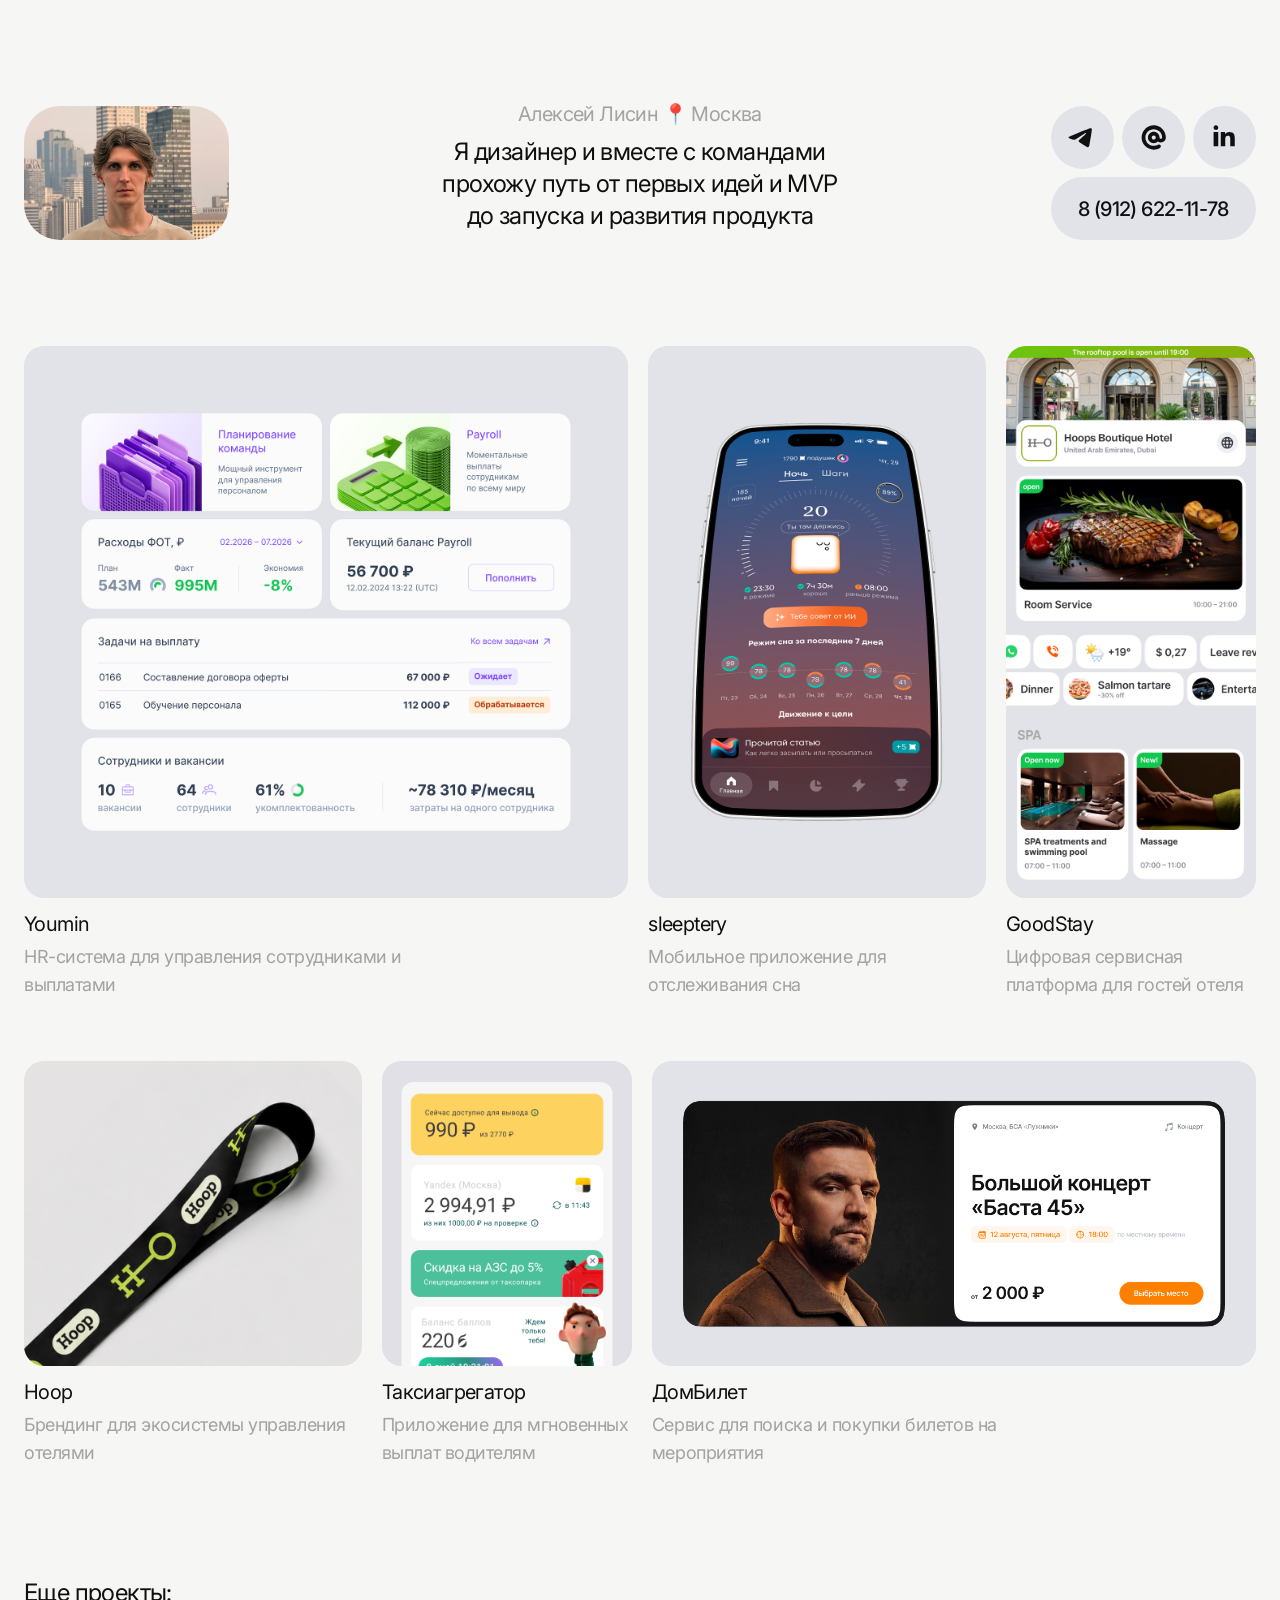
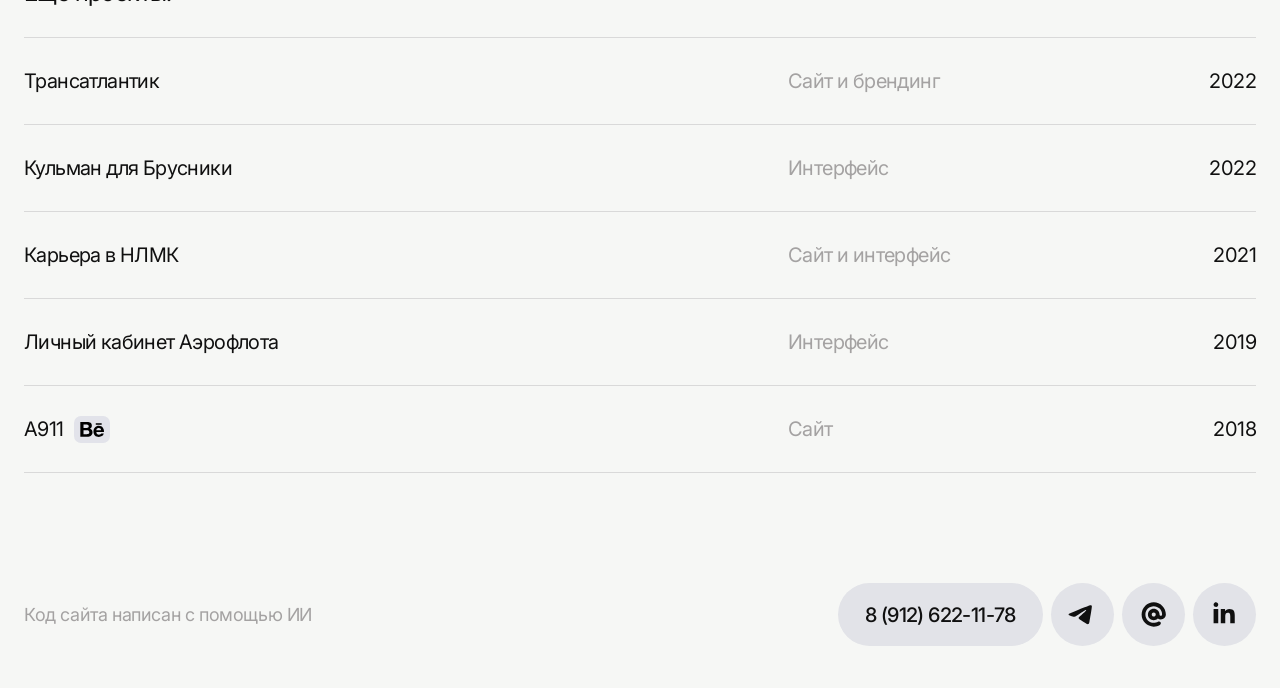
<file: index.html>
<!doctype html>
<html lang="ru">
<head>
  <meta charset="utf-8">
  <meta name="viewport" content="width=device-width, initial-scale=1">
  <meta name="theme-color" content="#f6f7f5">
  <meta name="description" content="Портфолио Алексея Лисина — Product Designer">
  <meta property="og:title" content="Алексей Лисин — Product Designer">
  <meta property="og:description" content="Портфолио продуктового дизайнера: Youmin, Sleeptery, GoodStay и другие проекты.">
  <meta property="og:image" content="assets/images/figma-youmin.png">
  <link rel="icon" type="image/png" href="assets/images/favicon.png">
  <title>Алексей Лисин — Product Designer</title>
  <style>
    @import url('https://fonts.googleapis.com/css2?family=Inter:wght@400;500;600;700&display=swap');
    :root{--paper:#f6f7f5;--tile:#e2e3e8;--ink:#101010;--muted:#a4a2a2;--line:#d9d9d9;--max:1518px}*{box-sizing:border-box}html{scroll-behavior:smooth}body{margin:0;background:var(--paper);color:var(--ink);font-family:Inter,Arial,sans-serif;font-size:16px;letter-spacing:-.025em}.wrap{width:min(var(--max),calc(100% - 48px));margin:auto}a{color:inherit}a:focus-visible,button:focus-visible{outline:2px solid #000;outline-offset:4px}.header{height:346px;position:relative}.avatar{position:absolute;left:0;top:106px;width:205px;height:134px;border-radius:36px;object-fit:cover}.intro{position:absolute;left:50%;top:104px;transform:translateX(-50%);width:422px;text-align:center}.intro .location{margin-bottom:5px;color:var(--muted);font-size:13px}.intro h2{margin:0;font-size:24px;font-weight:400;line-height:32px;letter-spacing:-.6px}.contacts{position:absolute;right:0;top:106px;display:flex;gap:8px;align-items:center}.contact{width:63px;height:63px;display:grid;place-items:center;border:0;border-radius:50%;background:var(--tile);font-size:17px;font-weight:600;text-decoration:none;transition:background-color 180ms ease,transform 180ms ease}.phone{width:205px;border-radius:60px;font-size:14px}.contact:hover{background:#d5d6db;transform:translateY(-2px)}.gallery{display:grid;grid-template-columns:1.8fr 1fr .74fr;gap:18px}.project{min-width:0}.project-image{display:block;width:100%;height:680px;overflow:hidden;border-radius:20px;background:var(--tile);text-decoration:none;cursor:zoom-in}.project-image img{width:100%;height:100%;object-fit:cover;transition:transform .3s ease}.project:hover .project-image img{transform:scale(1.025)}.project h2{margin:11px 0 4px;font-size:24px;line-height:1.3;font-weight:500}.project p{max-width:390px;margin:0;color:var(--muted);font-size:18px;line-height:1.3}.sleep .project-image img{object-fit:contain}.goodstay .project-image img{object-fit:cover;object-position:top}.second{display:grid;grid-template-columns:1fr .74fr 1.8fr;gap:18px;margin-top:62px}.second .project-image{height:374px}.dombilet .project-image img{object-fit:cover;object-position:center 35%}.taxi .project-image img{object-fit:cover;object-position:center 21%}.backstage .project-image{display:grid;place-items:center}.backstage .word{font-family:Shrikhand,Georgia,serif;font-size:72px;font-style:italic;letter-spacing:-.04em}.section-title{margin:110px 0 28px;font-size:24px;font-weight:500}.list{border-top:1px solid var(--line)}.list-row{display:grid;grid-template-columns:1fr 1fr auto;gap:30px;padding:28px 0;border-bottom:1px solid var(--line);font-size:20px;line-height:1.15}.list-row span:last-child{text-align:right}.footer{display:flex;justify-content:space-between;align-items:center;padding:110px 0 42px;color:var(--muted);font-size:18px}.footer .contacts{position:static}.footer .phone{color:var(--ink)}.lightbox{position:fixed;z-index:10;inset:0;display:grid;place-items:center;padding:24px;background:#000c;opacity:0;visibility:hidden;transition:.2s}.lightbox.open{opacity:1;visibility:hidden;transition:.2s}.lightbox.open{opacity:1;visibility:visible}.lightbox img{max-width:92vw;max-height:88vh;border-radius:14px}.lightbox button{position:absolute;top:18px;right:18px;width:42px;height:42px;border:1px solid #ffffff66;border-radius:50%;background:#ffffff1f;color:#fff;font-size:26px;cursor:pointer}.reveal{opacity:0;transform:translateY(16px);transition:opacity .55s ease,transform .55s ease}.reveal.visible{opacity:1;transform:none}@media(max-width:950px){.header{height:230px}.avatar{top:52px;width:128px;height:90px;border-radius:25px}.intro{top:52px}.contacts{top:52px}.gallery,.second{grid-template-columns:repeat(2,1fr)}.goodstay{grid-column:span 2}.project-image{height:550px}.goodstay .project-image{height:500px}.backstage{grid-column:span 2}.footer{padding-top:75px}}@media(max-width:620px){.wrap{width:min(100% - 32px,var(--max))}.header{height:auto;padding:28px 0 42px;display:grid;grid-template-columns:76px 1fr;gap:15px;align-items:start}.avatar{position:static;width:76px;height:76px;border-radius:20px;grid-row:span 2}.intro{position:static;transform:none;width:auto;text-align:left}.intro h2{font-size:15px;line-height:20px;letter-spacing:-.3px}.intro .location{font-size:11px}.contacts{position:static;grid-column:2;justify-content:flex-start}.contact{width:39px;height:39px;font-size:12px}.phone{width:130px;font-size:10px}.gallery,.second{display:block;margin-top:0}.project,.second .project{margin-bottom:40px}.project-image,.second .project-image,.goodstay .project-image{height:390px}.goodstay .project-image{height:470px}.project h2{font-size:20px;margin-top:9px}.project p{font-size:15px}.backstage .word{font-size:48px}.section-title{margin:70px 0 20px;font-size:20px}.list-row{grid-template-columns:1fr auto;gap:8px;padding:20px 0;font-size:14px}.list-row span:nth-child(2){grid-column:1}.list-row span:last-child{grid-column:2;grid-row:1;text-align:right}.footer{display:block;padding:65px 0 28px;font-size:13px}.footer .contacts{margin-top:20px}.lightbox{padding:15px}}@media(prefers-reduced-motion:reduce){html{scroll-behavior:auto}*,*:before,*:after{transition:none!important}}
    .project-image { cursor: default; }
  </style>
  <style>
    .intro .location {
      margin-bottom: 8px;
      color: #a4a2a2;
      font-size: 20px;
      font-weight: 400;
      line-height: 28px;
      letter-spacing: -0.6px;
    }
    @media (max-width: 620px) {
      .intro .location { font-size: 14px; line-height: 20px; letter-spacing: -0.3px; }
    }
  </style>
  <style>
    :root { --max: 1508px; }
    .header { height: 346px; }
    .header .contacts {
      width: 205px;
      display: flex;
      flex-wrap: wrap;
      gap: 8px;
      align-items: center;
    }
    .gallery {
      grid-template-columns: 744fr 416fr 308fr;
      gap: 20px;
    }
    .project h2 {
      margin: 11px 0 4px;
      font-size: 20px;
      font-weight: 400;
      line-height: 30px;
      letter-spacing: -0.6px;
    }
    .project h2 a { text-decoration: none; }
    .project p {
      margin: 0;
      color: #a4a2a2;
      font-size: 18px;
      font-weight: 400;
      line-height: 28px;
      letter-spacing: -0.025em;
    }
    .list-row {
      font-size: 20px;
      font-weight: 400;
      line-height: 30px;
      letter-spacing: -0.6px;
    }
    .list-row span:nth-child(2) { color: #a4a2a2; }
    .list-row a { color: inherit; text-decoration: none; }
    .project-link { display: inline-flex; align-items: center; gap: 10px; }
    .project-link img { display: block; width: 36px; height: 27px; }
    .behance-row > span:first-child::after { display: none; }
    .project-name { position: relative; }
    .project-name::after {
      position: absolute;
      right: 0;
      bottom: 2px;
      left: 0;
      height: 2px;
      background: currentColor;
      content: "";
      transform: scaleX(0);
      transform-origin: left center;
      transition: transform 220ms ease-out;
    }
    .behance-row:hover .project-name::after { transform: scaleX(1); }
    .list-row.is-link { cursor: pointer; }
    .email-copy { position: relative; cursor: copy; }
    .email-mark { position: absolute; inset: 0; display: grid; place-items: center; opacity: 0; transition: opacity 160ms ease; }
    .contact > img, .email-mark > img { display: block; }
    .email-mark--default { opacity: 1; }
    .email-copy:hover .email-mark--default,
    .email-copy:focus-visible .email-mark--default,
    .email-copy.copied .email-mark--default { opacity: 0; }
    .email-copy:hover .email-mark--copy,
    .email-copy:focus-visible .email-mark--copy,
    .email-copy.copied .email-mark--check { opacity: 1; }
    .email-copy.copied .email-mark--copy { opacity: 0; }
    .copy-toast {
      position: fixed;
      z-index: 30;
      bottom: 24px;
      left: 50%;
      padding: 10px 14px;
      border-radius: 20px;
      background: #101010;
      color: #fff;
      font-size: 14px;
      opacity: 0;
      pointer-events: none;
      transform: translate(-50%, 12px);
      transition: opacity 180ms ease, transform 180ms ease;
    }
    .copy-toast.visible { opacity: 1; transform: translate(-50%, 0); }
    .section-title {
      font-size: 24px;
      font-weight: 400;
      line-height: 32px;
      letter-spacing: -0.6px;
    }
    .project-image img { transition: none; }
    .project:hover .project-image img { transform: none; }
    .project h2,
    .list-row span:first-child {
      position: relative;
      display: table;
      width: fit-content;
    }
    .project h2::after,
    .list-row span:first-child::after {
      position: absolute;
      right: 0;
      bottom: 2px;
      left: 0;
      height: 2px;
      background: currentColor;
      content: "";
      transform: scaleX(0);
      transform-origin: left center;
      transition: transform 220ms ease-out;
    }
    .project:hover h2::after,
    .list-row:hover span:first-child::after { transform: scaleX(1); }
    .second {
      grid-template-columns: 416fr 308fr 744fr;
      gap: 20px;
    }
    .gallery .project-image {
      height: auto;
      aspect-ratio: 744 / 680;
    }
    .sleep .project-image { height: auto; aspect-ratio: 416 / 680; }
    .goodstay .project-image { height: auto; aspect-ratio: 308 / 680; }
    .dombilet .project-image { height: auto; aspect-ratio: 416 / 376; }
    .taxi .project-image { height: auto; aspect-ratio: 308 / 376; }
    .backstage .project-image { height: auto; aspect-ratio: 744 / 376; }
    .second > .backstage:first-child .project-image { aspect-ratio: 416 / 376; }
    .second > .dombilet:last-child .project-image { aspect-ratio: 744 / 376; }
    .project-image {
      border: 0;
      padding: 0;
      appearance: none;
      cursor: pointer;
    }
    .project { cursor: pointer; }
    .header .contact {
      width: 63px;
      height: 63px;
      border-radius: 50%;
      background: #e2e3e8;
      font-size: 30px;
      font-weight: 500;
    }
    .header .telegram svg { width: 24px; height: 24px; }
    .header .linkedin { font-size: 33px; font-weight: 600; letter-spacing: -2.5px; padding-right: 2px; }
    .header .phone {
      width: 205px;
      height: 63px;
      border-radius: 60px;
      font-size: 20px;
      font-weight: 500;
      letter-spacing: -0.6px;
      white-space: nowrap;
    }
    .footer .contacts {
      position: static;
      display: flex;
      flex-wrap: nowrap;
      gap: 8px;
      align-items: center;
    }
    .footer .contact {
      flex: 0 0 auto;
      width: 63px;
      height: 63px;
      border-radius: 50%;
      background: #e2e3e8;
      color: #101010;
      font-size: 30px;
      font-weight: 500;
    }
    .footer .telegram svg { width: 24px; height: 24px; }
    .footer .linkedin { font-size: 33px; font-weight: 600; letter-spacing: -2.5px; padding-right: 2px; }
    .footer .phone {
      width: 205px;
      height: 63px;
      border-radius: 60px;
      font-size: 20px;
      font-weight: 500;
      letter-spacing: -0.6px;
      white-space: nowrap;
    }
    @media (min-width: 951px) {
      .intro { top: 100px; }
      .list-row {
        grid-template-columns: 744px minmax(0, 1fr) auto;
        gap: 20px;
      }
    }
    @media (max-width: 950px) {
      .gallery, .second {
        grid-template-columns: 416fr 308fr;
        column-gap: 20px;
        row-gap: 62px;
      }
      .gallery > .project:first-child, .second > .dombilet:last-child { grid-column: span 2; }
      .goodstay, .second > .backstage:first-child { grid-column: auto; }
    }
    @media (min-width: 621px) and (max-width: 950px) {
      .header {
        height: auto;
        padding: 52px 0 106px;
        display: flex;
        flex-direction: column;
        align-items: center;
        gap: 32px;
        text-align: center;
      }
      .header .avatar {
        position: static;
        width: 205px;
        height: 134px;
        border-radius: 36px;
      }
      .header .contacts {
        position: static;
        width: 205px;
        gap: 8px;
      }
      .header .intro {
        position: static;
        transform: none;
        width: min(422px, 100%);
        text-align: center;
      }
    }
    @media (max-width: 620px) {
      .header {
        height: auto;
        padding: 48px 0 106px;
        display: flex;
        flex-direction: column;
        align-items: center;
        gap: 32px;
        text-align: center;
      }
      .header .avatar {
        position: static;
        width: 205px;
        height: 134px;
        border-radius: 36px;
      }
      .header .intro {
        position: static;
        transform: none;
        width: min(422px, 100%);
        text-align: center;
      }
      .header .contacts {
        position: static;
        grid-column: auto;
        width: 205px;
        justify-self: auto;
        align-self: center;
        gap: 8px;
      }
      .header .contact { width: 63px; height: 63px; font-size: 30px; }
      .header .telegram svg { width: 24px; height: 24px; }
      .header .linkedin { font-size: 33px; }
      .header .phone { width: 205px; height: 63px; font-size: 20px; }
      .intro .location { font-size: 20px; line-height: 28px; letter-spacing: -0.6px; }
      .intro h2 { font-size: 24px; line-height: 32px; letter-spacing: -0.6px; }
      .project h2 { font-size: 20px; line-height: 30px; letter-spacing: -0.6px; }
      .project p { font-size: 18px; line-height: 28px; letter-spacing: -0.025em; }
      .backstage .word { font-size: 72px; }
      .section-title { font-size: 24px; }
      .list-row { font-size: 20px; }
      .footer {
        display: flex;
        flex-direction: column;
        align-items: center;
        font-size: 18px;
        text-align: center;
      }
      .footer .contacts {
        order: 1;
        width: auto;
        flex-wrap: nowrap;
        margin: 0;
      }
      .footer > span {
        order: 2;
        margin-top: 20px;
      }
    }
    @media (max-width: 450px) {
      .footer .contacts {
        width: 205px;
        flex-wrap: wrap;
        justify-content: center;
      }
      .footer .phone { order: 2; }
    }
  </style>
</head>
<body>
  <main class="wrap">
    <header class="header">
      <img class="avatar" src="assets/images/figma-avatar.png" width="640" height="640" alt="Алексей Лисин">
      <div class="intro"><div class="location">Алексей Лисин&nbsp;📍&nbsp;Москва</div><h2>Я дизайнер и вместе с командами<br>прохожу путь от первых идей и MVP<br>до запуска и развития продукта</h2></div>
      <nav class="contacts" aria-label="Контакты"><a class="contact telegram" href="http://t.me/lisin_n" target="_blank" rel="noopener noreferrer" aria-label="Telegram"><img src="assets/icons/tg.svg" alt=""></a><button class="contact email-copy" type="button" data-email="lisinalexey@yandex.ru" aria-label="Скопировать почту"><span class="email-mark email-mark--default"><img src="assets/icons/email.svg" alt=""></span><span class="email-mark email-mark--copy" aria-hidden="true"><img src="assets/icons/copy.svg" alt=""></span><span class="email-mark email-mark--check" aria-hidden="true"><img src="assets/icons/check.svg" alt=""></span></button><a class="contact linkedin" href="https://www.linkedin.com/in/alexlsn" target="_blank" rel="noopener noreferrer" aria-label="LinkedIn"><img src="assets/icons/in.svg" alt=""></a><a class="contact phone" href="tel:+79126221178">8 (912) 622-11-78</a></nav>
    </header>
    <section class="gallery" aria-label="Основные проекты">
      <article class="project reveal"><a class="project-image" href="youmin/index.html" aria-label="Открыть кейс Youmin"><img src="assets/images/figma-youmin.png" width="1440" height="1352" alt="Интерфейс HR-системы Youmin"></a><h2><a href="youmin/index.html">Youmin</a></h2><p>HR-система для управления сотрудниками и выплатами</p></article>
      <article class="project sleep reveal"><a class="project-image" href="sleeptery/index.html" aria-label="Открыть кейс Sleeptery"><img src="assets/images/figma-sleeptery.png" width="1566" height="2384" alt="Мобильное приложение Sleeptery"></a><h2><a href="sleeptery/index.html">sleeptery</a></h2><p>Мобильное приложение для отслеживания сна</p></article>
      <article class="project goodstay reveal"><a class="project-image" href="goodstay/index.html" aria-label="Открыть кейс GoodStay"><img src="assets/images/figma-goodstay.png" width="1920" height="1152" alt="Интерфейс GoodStay для гостей отеля"></a><h2><a href="goodstay/index.html">GoodStay</a></h2><p>Цифровая сервисная платформа для гостей отеля</p></article>
    </section>
    <section class="second" aria-label="Другие проекты">
      <article class="project backstage hoop reveal"><a class="project-image" href="hoop/index.html" aria-label="Открыть кейс Hoop"><img src="assets/images/figma-hoop.png" width="832" height="832" alt="Брендированный ланьярд Hoop"></a><h2><a href="hoop/index.html">Hoop</a></h2><p>Брендинг для экосистемы управления отелями</p></article>
      <article class="project taxi reveal"><a class="project-image" href="taxiaggregator/index.html" aria-label="Открыть кейс Таксиагрегатор"><img src="assets/images/figma-taxi.png" width="786" height="1704" alt="Интерфейс Таксиагрегатор"></a><h2><a href="taxiaggregator/index.html">Таксиагрегатор</a></h2><p>Приложение для мгновенных выплат водителям</p></article>
      <article class="project dombilet reveal"><a class="project-image" href="dombilet/index.html" aria-label="Открыть кейс ДомБилет"><img src="assets/images/figma-dombilet.png" width="1300" height="1448" alt="Интерфейс ДомБилет"></a><h2><a href="dombilet/index.html">ДомБилет</a></h2><p>Сервис для поиска и покупки билетов на мероприятия</p></article>
    </section>
    <section aria-labelledby="more-projects"><h1 class="section-title" id="more-projects">Еще проекты:</h1><div class="list"><div class="list-row is-link" data-url="transatlantic/index.html" data-target="_self" role="link" tabindex="0"><span><a href="transatlantic/index.html">Трансатлантик</a></span><span>Сайт и брендинг</span><span>2022</span></div><div class="list-row is-link" data-url="kulman/index.html" data-target="_self" role="link" tabindex="0"><span><a href="kulman/index.html">Кульман для Брусники</a></span><span>Интерфейс</span><span>2022</span></div><div class="list-row is-link" data-url="nlmk/index.html" data-target="_self" role="link" tabindex="0"><span><a href="nlmk/index.html">Карьера в НЛМК</a></span><span>Сайт и интерфейс</span><span>2021</span></div><div class="list-row is-link" data-url="aeroflot/index.html" data-target="_self" role="link" tabindex="0"><span><a href="aeroflot/index.html">Личный кабинет Аэрофлота</a></span><span>Интерфейс</span><span>2019</span></div><div class="list-row is-link behance-row" data-url="https://www.behance.net/gallery/79421287/servis-okazanija-uslug-ekstrennoj-evakuacii" role="link" tabindex="0"><span><a class="project-link" href="https://www.behance.net/gallery/79421287/servis-okazanija-uslug-ekstrennoj-evakuacii" target="_blank" rel="noopener noreferrer"><span class="project-name">A911</span><img src="assets/icons/behance.svg" alt="Behance"></a></span><span>Сайт</span><span>2018</span></div></div></section>
    <footer class="footer"><span>Код сайта написан с помощью ИИ</span><div class="contacts"><a class="contact phone" href="tel:+79126221178">8 (912) 622-11-78</a><a class="contact telegram" href="http://t.me/lisin_n" target="_blank" rel="noopener noreferrer" aria-label="Telegram"><img src="assets/icons/tg.svg" alt=""></a><button class="contact email-copy" type="button" data-email="lisinalexey@yandex.ru" aria-label="Скопировать почту"><span class="email-mark email-mark--default"><img src="assets/icons/email.svg" alt=""></span><span class="email-mark email-mark--copy" aria-hidden="true"><img src="assets/icons/copy.svg" alt=""></span><span class="email-mark email-mark--check" aria-hidden="true"><img src="assets/icons/check.svg" alt=""></span></button><a class="contact linkedin" href="https://www.linkedin.com/in/alexlsn" target="_blank" rel="noopener noreferrer" aria-label="LinkedIn"><img src="assets/icons/in.svg" alt=""></a></div></footer>
  </main>
  <div class="copy-toast" role="status" aria-live="polite">Почта скопирована</div>
  <script src="assets/js/portfolio-navigation.js"></script>
  <script>
    const items=document.querySelectorAll('.reveal');if(matchMedia('(prefers-reduced-motion: reduce)').matches){items.forEach(x=>x.classList.add('visible'))}else{const observer=new IntersectionObserver(entries=>entries.forEach(entry=>{if(entry.isIntersecting){entry.target.classList.add('visible');observer.unobserve(entry.target)}}),{threshold:.08});items.forEach(item=>observer.observe(item));}document.querySelectorAll('.list-row.is-link').forEach(row=>{const open=()=>{window.savePortfolioScrollPosition?.();window.open(row.dataset.url,row.dataset.target||'_blank','noopener')};row.addEventListener('click',event=>{if(event.target.closest('a'))return;open()});row.addEventListener('keydown',event=>{if(event.key==='Enter'||event.key===' '){event.preventDefault();open()}})});
  </script>
  <script>
    const copyToast = document.querySelector('.copy-toast');
    document.querySelectorAll('.email-copy').forEach(button => {
      button.addEventListener('click', async () => {
        const email = button.dataset.email;
        try { await navigator.clipboard.writeText(email); }
        catch { const field = Object.assign(document.createElement('textarea'), { value: email }); document.body.append(field); field.select(); document.execCommand('copy'); field.remove(); }
        button.classList.add('copied');
        copyToast.classList.add('visible');
        setTimeout(() => button.classList.remove('copied'), 1400);
        setTimeout(() => copyToast.classList.remove('visible'), 1800);
      });
    });
  </script>
</body>
</html>
</file>
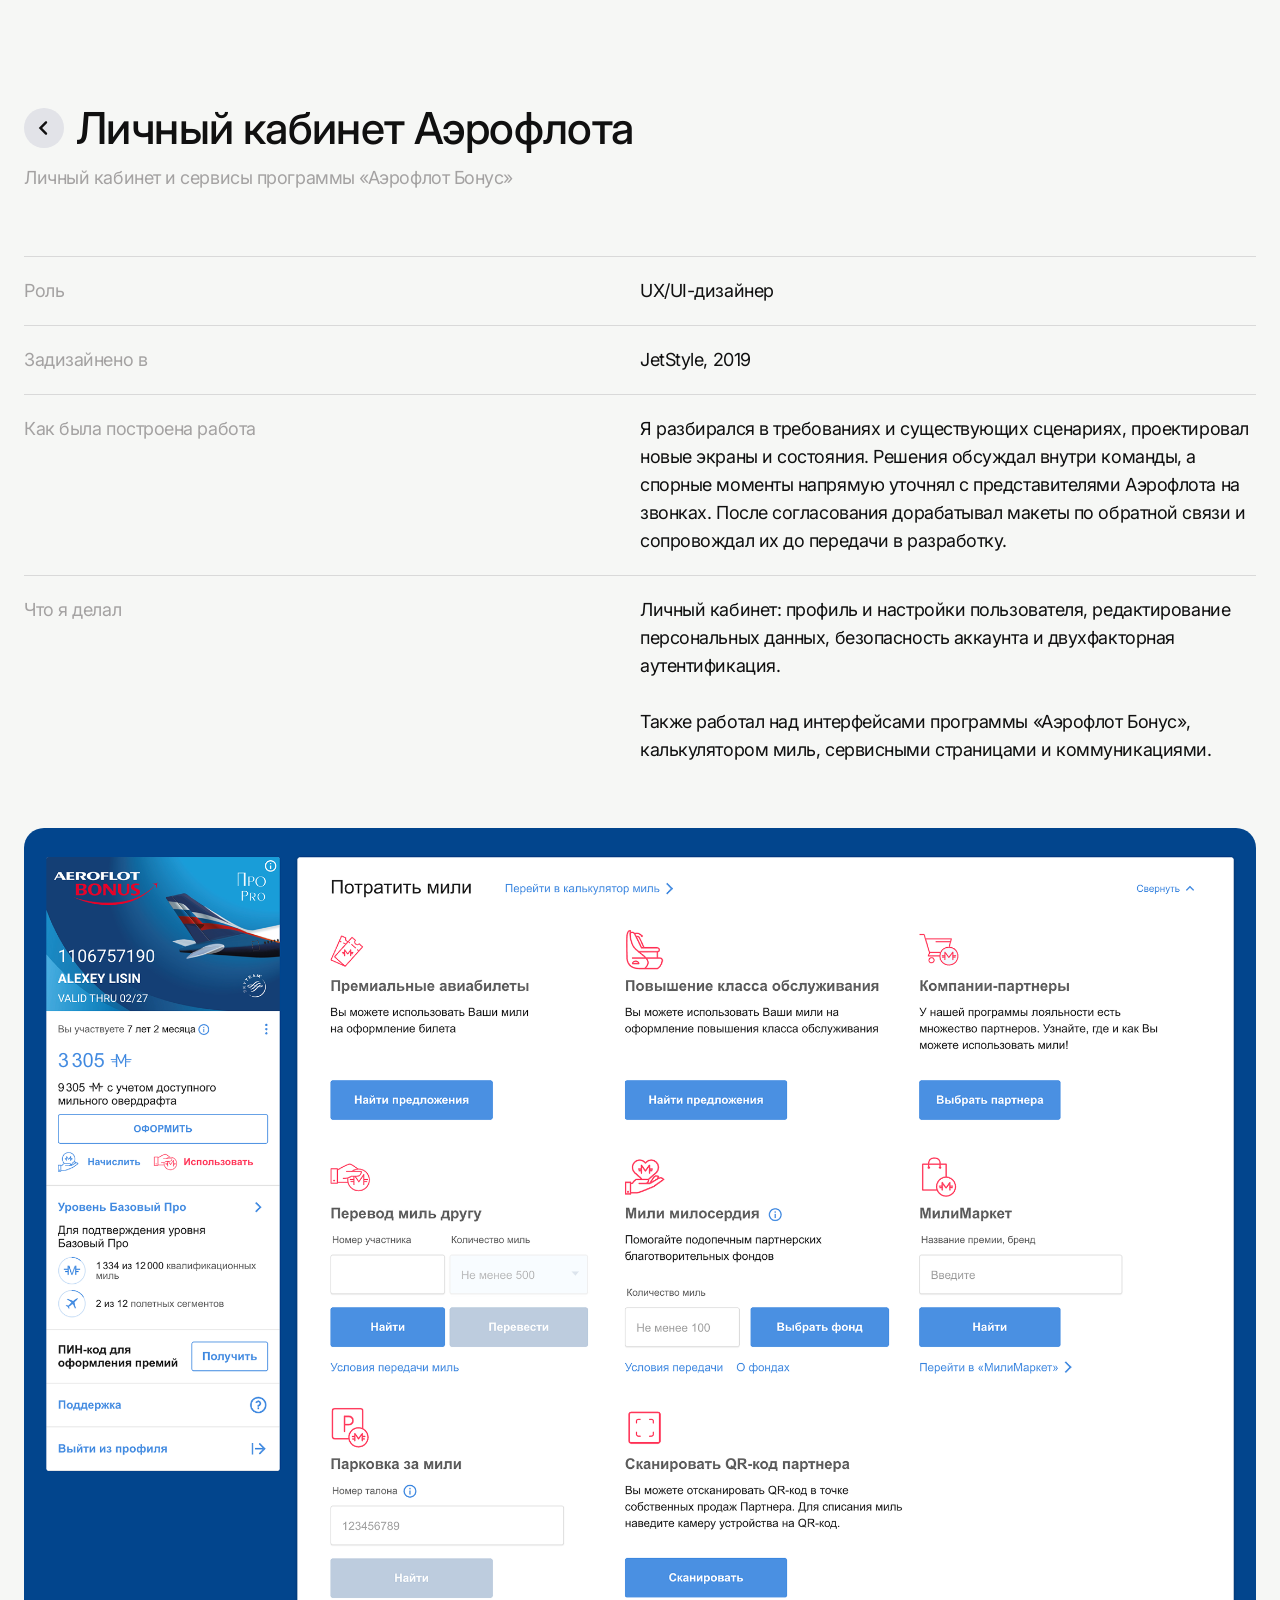
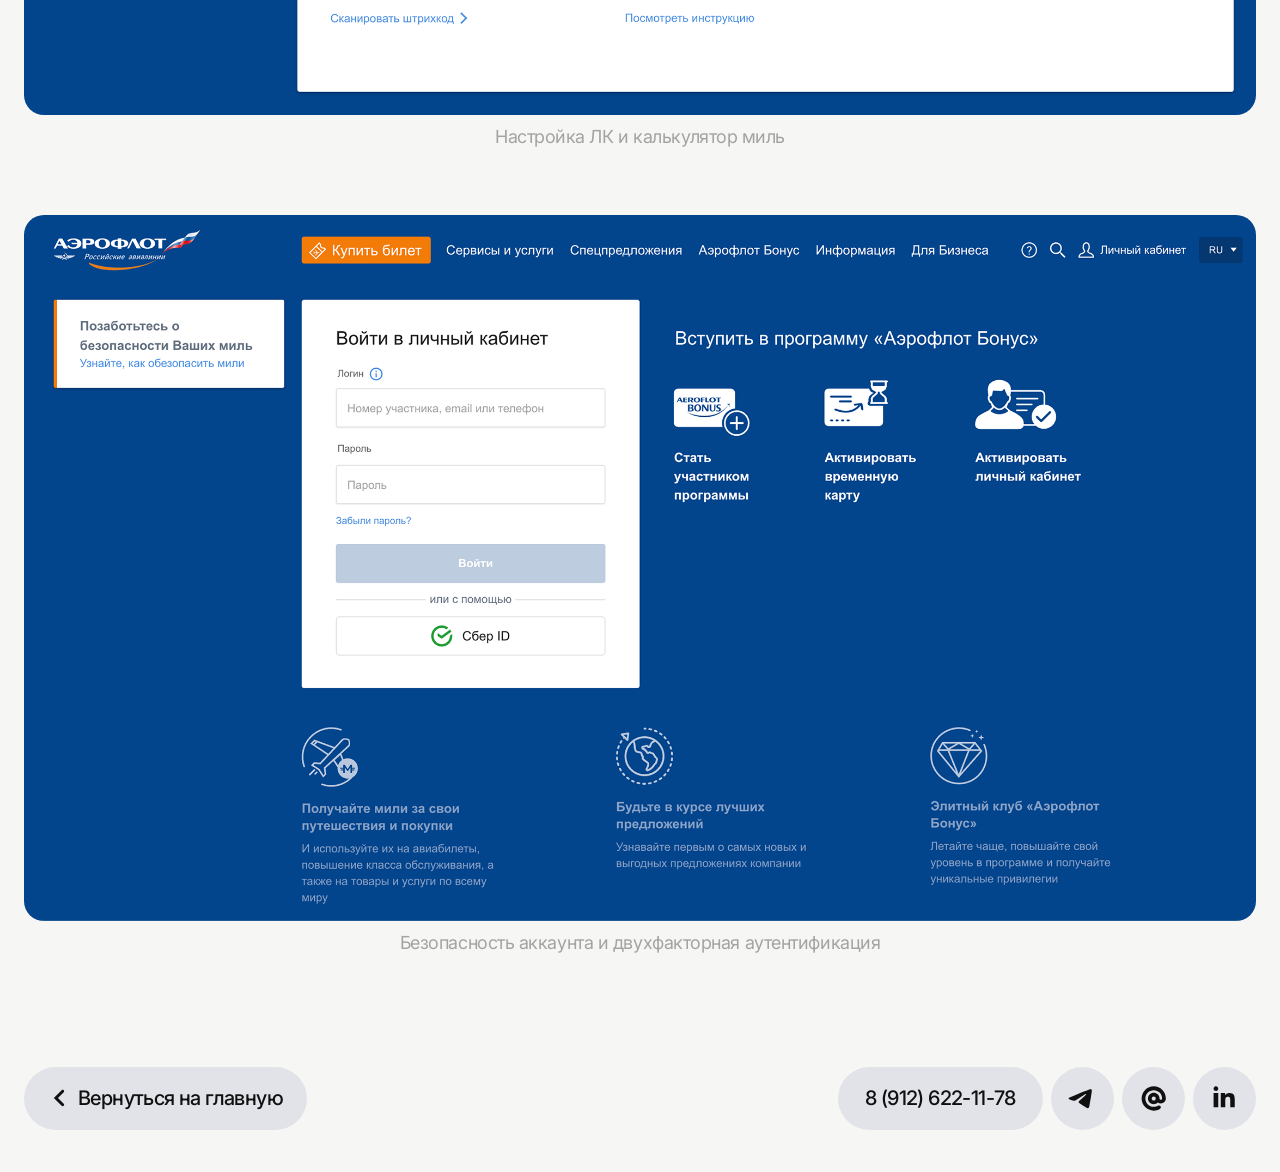
<file: aeroflot/index.html>
<!doctype html>
<html lang="ru">
<head>
  <meta charset="utf-8">
  <meta name="viewport" content="width=device-width, initial-scale=1">
  <meta name="theme-color" content="#f6f7f5">
  <meta name="description" content="Личный кабинет Аэрофлота — кейс Алексея Лисина">
  <meta property="og:title" content="Личный кабинет Аэрофлота — Алексей Лисин">
  <meta property="og:description" content="Личный кабинет и сервисы программы «Аэрофлот Бонус».">
  <meta property="og:image" content="../assets/images/aeroflot/aeroflot-account.png">
  <link rel="icon" type="image/png" href="../assets/images/favicon.png">
  <link rel="stylesheet" href="../case.css">
  <title>Личный кабинет Аэрофлота — Алексей Лисин</title>
</head>
<body>
  <main class="case-page">
    <header class="case-header">
      <div class="case-header-main">
        <a class="case-contact case-back-link" href="../index.html?restore-scroll=1" aria-label="Вернуться на главную"><img src="../assets/icons/link.svg" alt=""></a>
        <div class="case-header-copy">
          <h1 class="case-title">Личный кабинет Аэрофлота</h1>
          <p class="case-subtitle">Личный кабинет и сервисы программы «Аэрофлот Бонус»</p>
        </div>
      </div>
    </header>

    <section class="case-facts" aria-label="О проекте">
      <div class="case-row">
        <p class="case-label">Роль</p>
        <p class="case-value">UX/UI-дизайнер</p>
      </div>

      <div class="case-row">
        <p class="case-label">Задизайнено в</p>
        <p class="case-value">JetStyle, 2019</p>
      </div>

      <div class="case-row">
        <p class="case-label">Как была построена работа</p>
        <p class="case-value">Я разбирался в требованиях и существующих сценариях, проектировал новые экраны и состояния. Решения обсуждал внутри команды, а спорные моменты напрямую уточнял с представителями Аэрофлота на звонках. После согласования дорабатывал макеты по обратной связи и сопровождал их до передачи в разработку.</p>
      </div>

      <div class="case-row">
        <p class="case-label">Что я делал</p>
        <div class="case-value">
          <p>Личный кабинет: профиль и настройки пользователя, редактирование персональных данных, безопасность аккаунта и двухфакторная аутентификация.</p>
          <p>Также работал над интерфейсами программы «Аэрофлот Бонус», калькулятором миль, сервисными страницами и коммуникациями.</p>
        </div>
      </div>
    </section>

    <figure class="case-media case-media--account">
      <img src="../assets/images/aeroflot/aeroflot-account.png" width="4096" height="2913" alt="Настройки личного кабинета Аэрофлота и калькулятор миль">
      <figcaption>Настройка ЛК и калькулятор миль</figcaption>
    </figure>

    <figure class="case-media case-media--security">
      <img src="../assets/images/aeroflot/aeroflot-security.png" width="3456" height="1772" alt="Безопасность аккаунта Аэрофлота и двухфакторная аутентификация">
      <figcaption>Безопасность аккаунта и двухфакторная аутентификация</figcaption>
    </figure>

    <footer class="case-footer">
      <a class="case-contact case-home-link" href="../index.html?restore-scroll=1"><img src="../assets/icons/link.svg" alt="">Вернуться на главную</a>
      <nav class="case-contacts" aria-label="Контакты">
        <a class="case-contact case-phone" href="tel:+79126221178">8 (912) 622-11-78</a>
        <a class="case-contact case-telegram" href="http://t.me/lisin_n" target="_blank" rel="noopener noreferrer" aria-label="Telegram"><img src="../assets/icons/tg.svg" alt=""></a>
        <button class="case-contact email-copy" type="button" data-email="lisinalexey@yandex.ru" aria-label="Скопировать почту"><span class="email-mark email-mark--default"><img src="../assets/icons/email.svg" alt=""></span><span class="email-mark email-mark--copy" aria-hidden="true"><img src="../assets/icons/copy.svg" alt=""></span><span class="email-mark email-mark--check" aria-hidden="true"><img src="../assets/icons/check.svg" alt=""></span></button>
        <a class="case-contact case-linkedin" href="https://www.linkedin.com/in/alexlsn" target="_blank" rel="noopener noreferrer" aria-label="LinkedIn"><img src="../assets/icons/in.svg" alt=""></a>
      </nav>
    </footer>
  </main>
  <div class="copy-toast" role="status" aria-live="polite">Почта скопирована</div>
  <script>
    const copyToast = document.querySelector('.copy-toast');
    document.querySelectorAll('.email-copy').forEach(button => {
      button.addEventListener('click', async () => {
        const email = button.dataset.email;
        try { await navigator.clipboard.writeText(email); }
        catch { const field = Object.assign(document.createElement('textarea'), { value: email }); document.body.append(field); field.select(); document.execCommand('copy'); field.remove(); }
        button.classList.add('copied');
        copyToast.classList.add('visible');
        setTimeout(() => button.classList.remove('copied'), 1400);
        setTimeout(() => copyToast.classList.remove('visible'), 1800);
      });
    });
  </script>
</body>
</html>
</file>
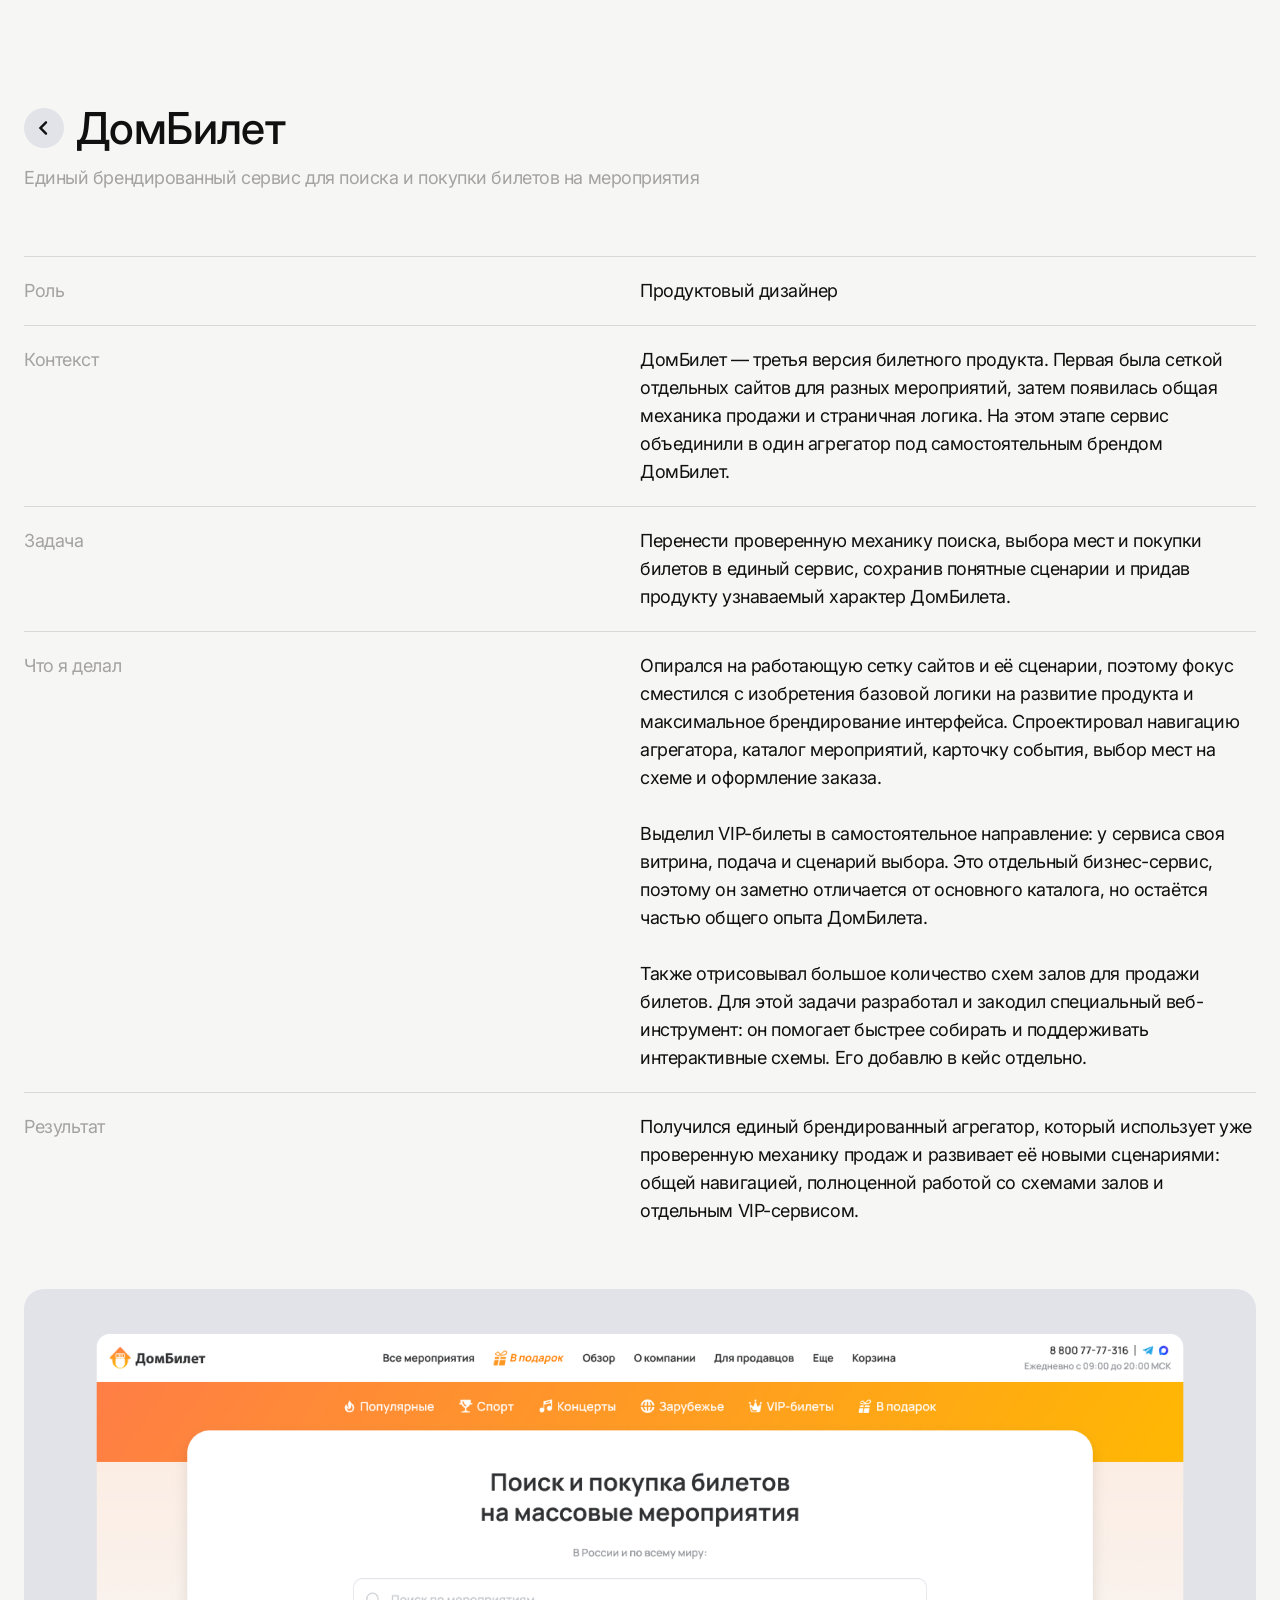
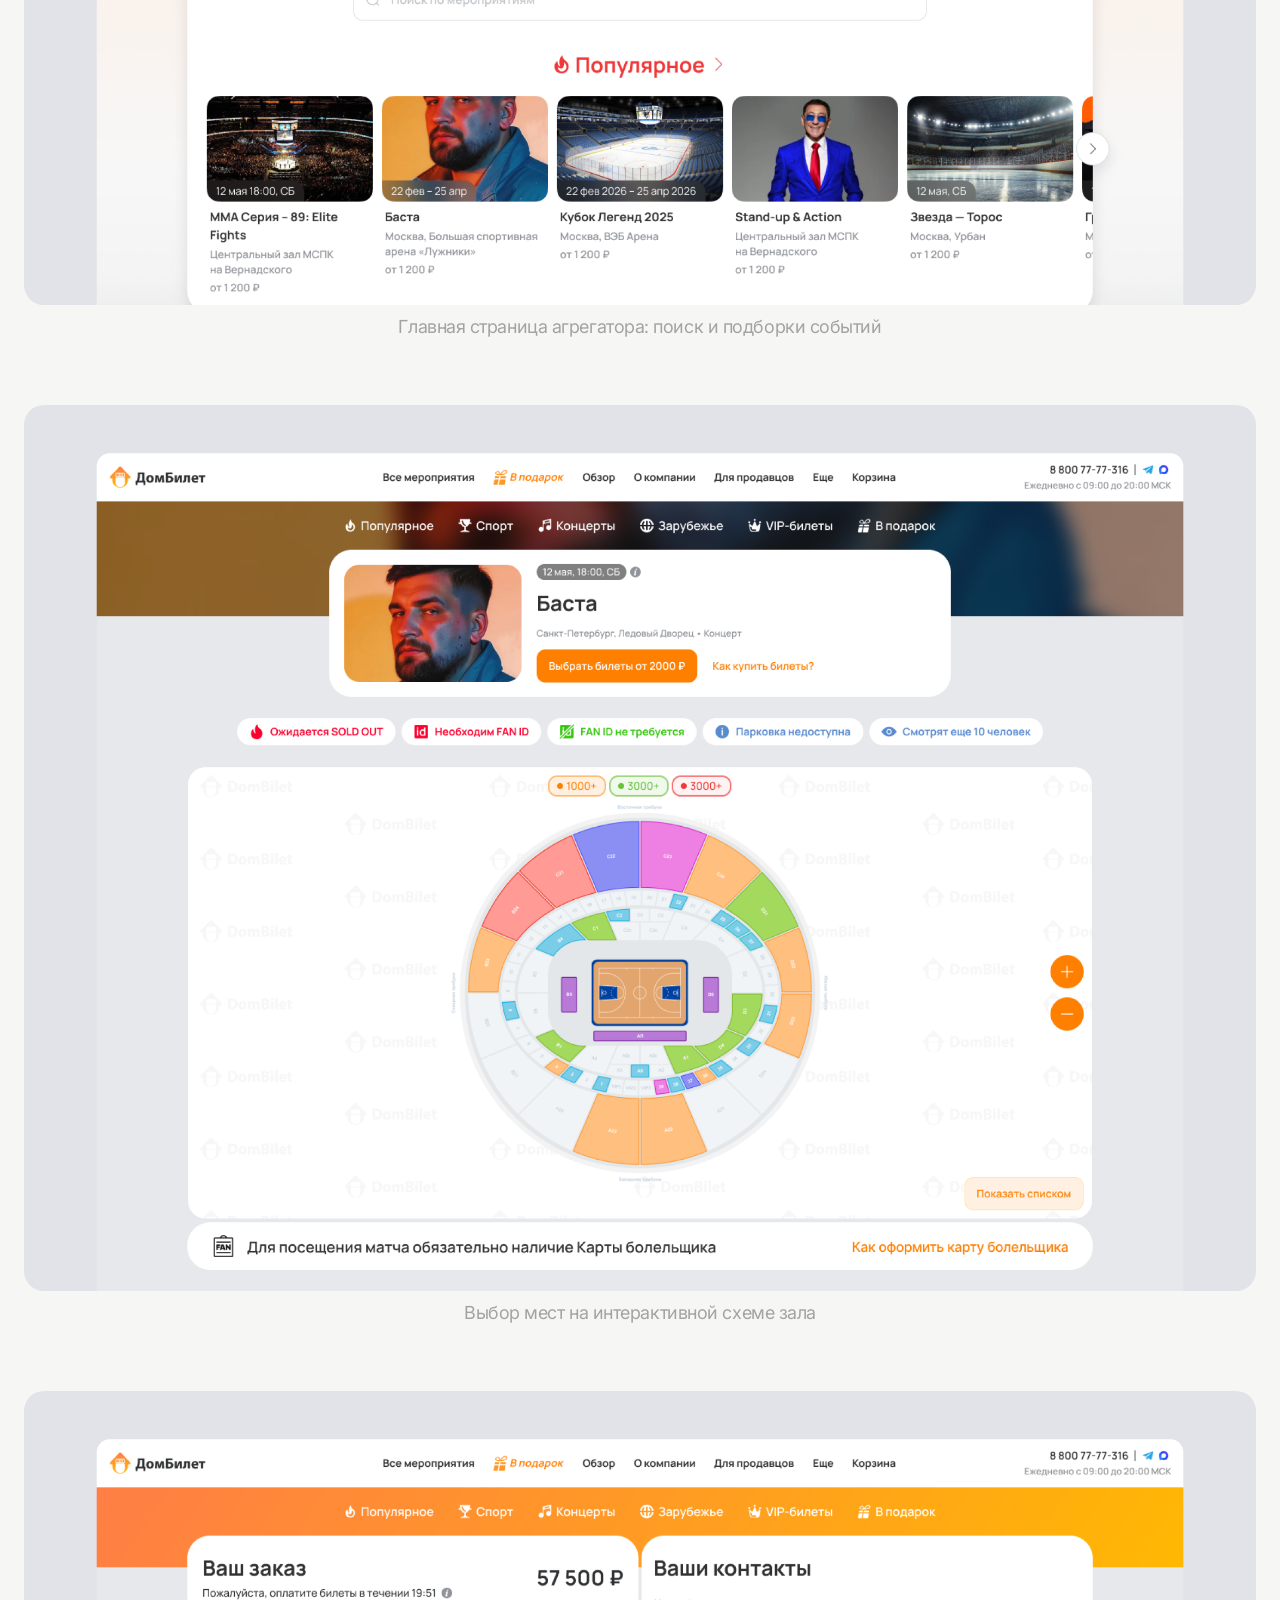
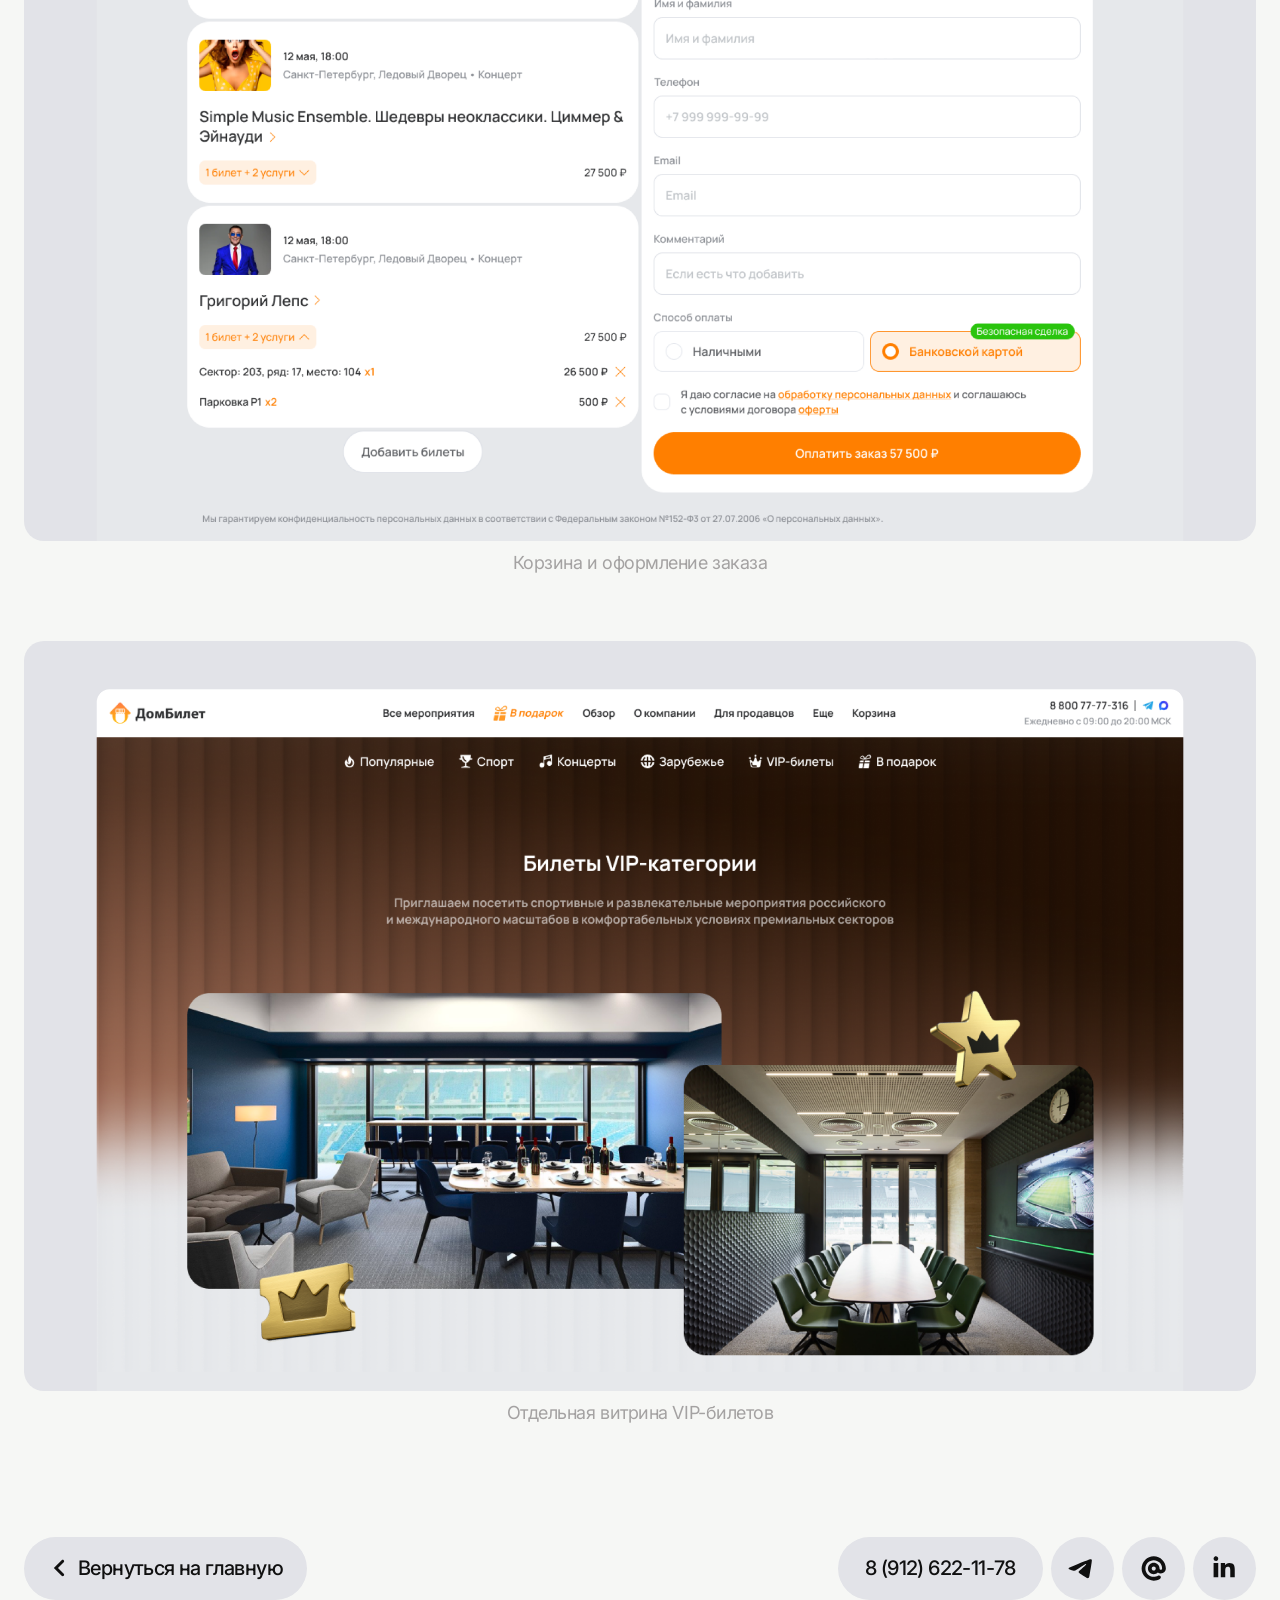
<file: dombilet/index.html>
<!doctype html>
<html lang="ru">
<head>
  <meta charset="utf-8">
  <meta name="viewport" content="width=device-width, initial-scale=1">
  <meta name="theme-color" content="#f6f7f5">
  <meta name="description" content="ДомБилет — кейс Алексея Лисина">
  <meta property="og:title" content="ДомБилет — Алексей Лисин">
  <meta property="og:description" content="Брендированный агрегатор билетов на мероприятия с отдельным VIP-сервисом.">
  <meta property="og:image" content="../assets/images/dombilet/1.png">
  <link rel="icon" href="../assets/icons/favicon-placeholder.svg">
  <link rel="stylesheet" href="../case.css">
  <title>ДомБилет — Алексей Лисин</title>
</head>
<body>
  <main class="case-page">
    <header class="case-header">
      <div class="case-header-main">
        <a class="case-contact case-back-link" href="../index.html?restore-scroll=1" aria-label="Вернуться на главную"><img src="../assets/icons/link.svg" alt=""></a>
        <div class="case-header-copy">
          <h1 class="case-title">ДомБилет</h1>
          <p class="case-subtitle">Единый брендированный сервис для поиска и покупки билетов на мероприятия</p>
        </div>
      </div>
    </header>

    <section class="case-facts" aria-label="О проекте">
      <div class="case-row">
        <p class="case-label">Роль</p>
        <p class="case-value">Продуктовый дизайнер</p>
      </div>

      <div class="case-row">
        <p class="case-label">Контекст</p>
        <div class="case-value">
          <p>ДомБилет — третья версия билетного продукта. Первая была сеткой отдельных сайтов для разных мероприятий, затем появилась общая механика продажи и страничная логика. На этом этапе сервис объединили в один агрегатор под самостоятельным брендом ДомБилет.</p>
        </div>
      </div>

      <div class="case-row">
        <p class="case-label">Задача</p>
        <div class="case-value">
          <p>Перенести проверенную механику поиска, выбора мест и покупки билетов в единый сервис, сохранив понятные сценарии и придав продукту узнаваемый характер ДомБилета.</p>
        </div>
      </div>

      <div class="case-row">
        <p class="case-label">Что я делал</p>
        <div class="case-value">
          <p>Опирался на работающую сетку сайтов и её сценарии, поэтому фокус сместился с изобретения базовой логики на развитие продукта и максимальное брендирование интерфейса. Спроектировал навигацию агрегатора, каталог мероприятий, карточку события, выбор мест на схеме и оформление заказа.</p>
          <p>Выделил VIP-билеты в самостоятельное направление: у сервиса своя витрина, подача и сценарий выбора. Это отдельный бизнес-сервис, поэтому он заметно отличается от основного каталога, но остаётся частью общего опыта ДомБилета.</p>
          <p>Также отрисовывал большое количество схем залов для продажи билетов. Для этой задачи разработал и закодил специальный веб-инструмент: он помогает быстрее собирать и поддерживать интерактивные схемы. Его добавлю в кейс отдельно.</p>
        </div>
      </div>

      <div class="case-row">
        <p class="case-label">Результат</p>
        <p class="case-value">Получился единый брендированный агрегатор, который использует уже проверенную механику продаж и развивает её новыми сценариями: общей навигацией, полноценной работой со схемами залов и отдельным VIP-сервисом.</p>
      </div>
    </section>

    <figure class="case-media">
      <img src="../assets/images/dombilet/1.png" width="2262" height="1131" alt="Главная страница ДомБилета с поиском и подборкой мероприятий">
      <figcaption>Главная страница агрегатора: поиск и подборки событий</figcaption>
    </figure>

    <figure class="case-media">
      <img src="../assets/images/dombilet/2.png" width="2262" height="1626" alt="Выбор мест на интерактивной схеме стадиона в ДомБилете">
      <figcaption>Выбор мест на интерактивной схеме зала</figcaption>
    </figure>

    <figure class="case-media">
      <img src="../assets/images/dombilet/3.png" width="2262" height="1377" alt="Оформление заказа на билеты в ДомБилете">
      <figcaption>Корзина и оформление заказа</figcaption>
    </figure>

    <figure class="case-media">
      <img src="../assets/images/dombilet/4.png" width="2262" height="1377" alt="Страница VIP-билетов ДомБилета">
      <figcaption>Отдельная витрина VIP-билетов</figcaption>
    </figure>

    <footer class="case-footer">
      <a class="case-contact case-home-link" href="../index.html?restore-scroll=1"><img src="../assets/icons/link.svg" alt="">Вернуться на главную</a>
      <nav class="case-contacts" aria-label="Контакты">
        <a class="case-contact case-phone" href="tel:+79126221178">8 (912) 622-11-78</a>
        <a class="case-contact case-telegram" href="http://t.me/lisin_n" target="_blank" rel="noopener noreferrer" aria-label="Telegram"><img src="../assets/icons/tg.svg" alt=""></a>
        <button class="case-contact email-copy" type="button" data-email="lisinalexey@yandex.ru" aria-label="Скопировать почту"><span class="email-mark email-mark--default"><img src="../assets/icons/email.svg" alt=""></span><span class="email-mark email-mark--copy" aria-hidden="true"><img src="../assets/icons/copy.svg" alt=""></span><span class="email-mark email-mark--check" aria-hidden="true"><img src="../assets/icons/check.svg" alt=""></span></button>
        <a class="case-contact case-linkedin" href="https://www.linkedin.com/in/alexlsn" target="_blank" rel="noopener noreferrer" aria-label="LinkedIn"><img src="../assets/icons/in.svg" alt=""></a>
      </nav>
    </footer>
  </main>
  <div class="copy-toast" role="status" aria-live="polite">Почта скопирована</div>
  <script>
    const copyToast = document.querySelector('.copy-toast');
    document.querySelectorAll('.email-copy').forEach(button => {
      button.addEventListener('click', async () => {
        const email = button.dataset.email;
        try { await navigator.clipboard.writeText(email); }
        catch { const field = Object.assign(document.createElement('textarea'), { value: email }); document.body.append(field); field.select(); document.execCommand('copy'); field.remove(); }
        button.classList.add('copied');
        copyToast.classList.add('visible');
        setTimeout(() => button.classList.remove('copied'), 1400);
        setTimeout(() => copyToast.classList.remove('visible'), 1800);
      });
    });
  </script>
</body>
</html>
</file>
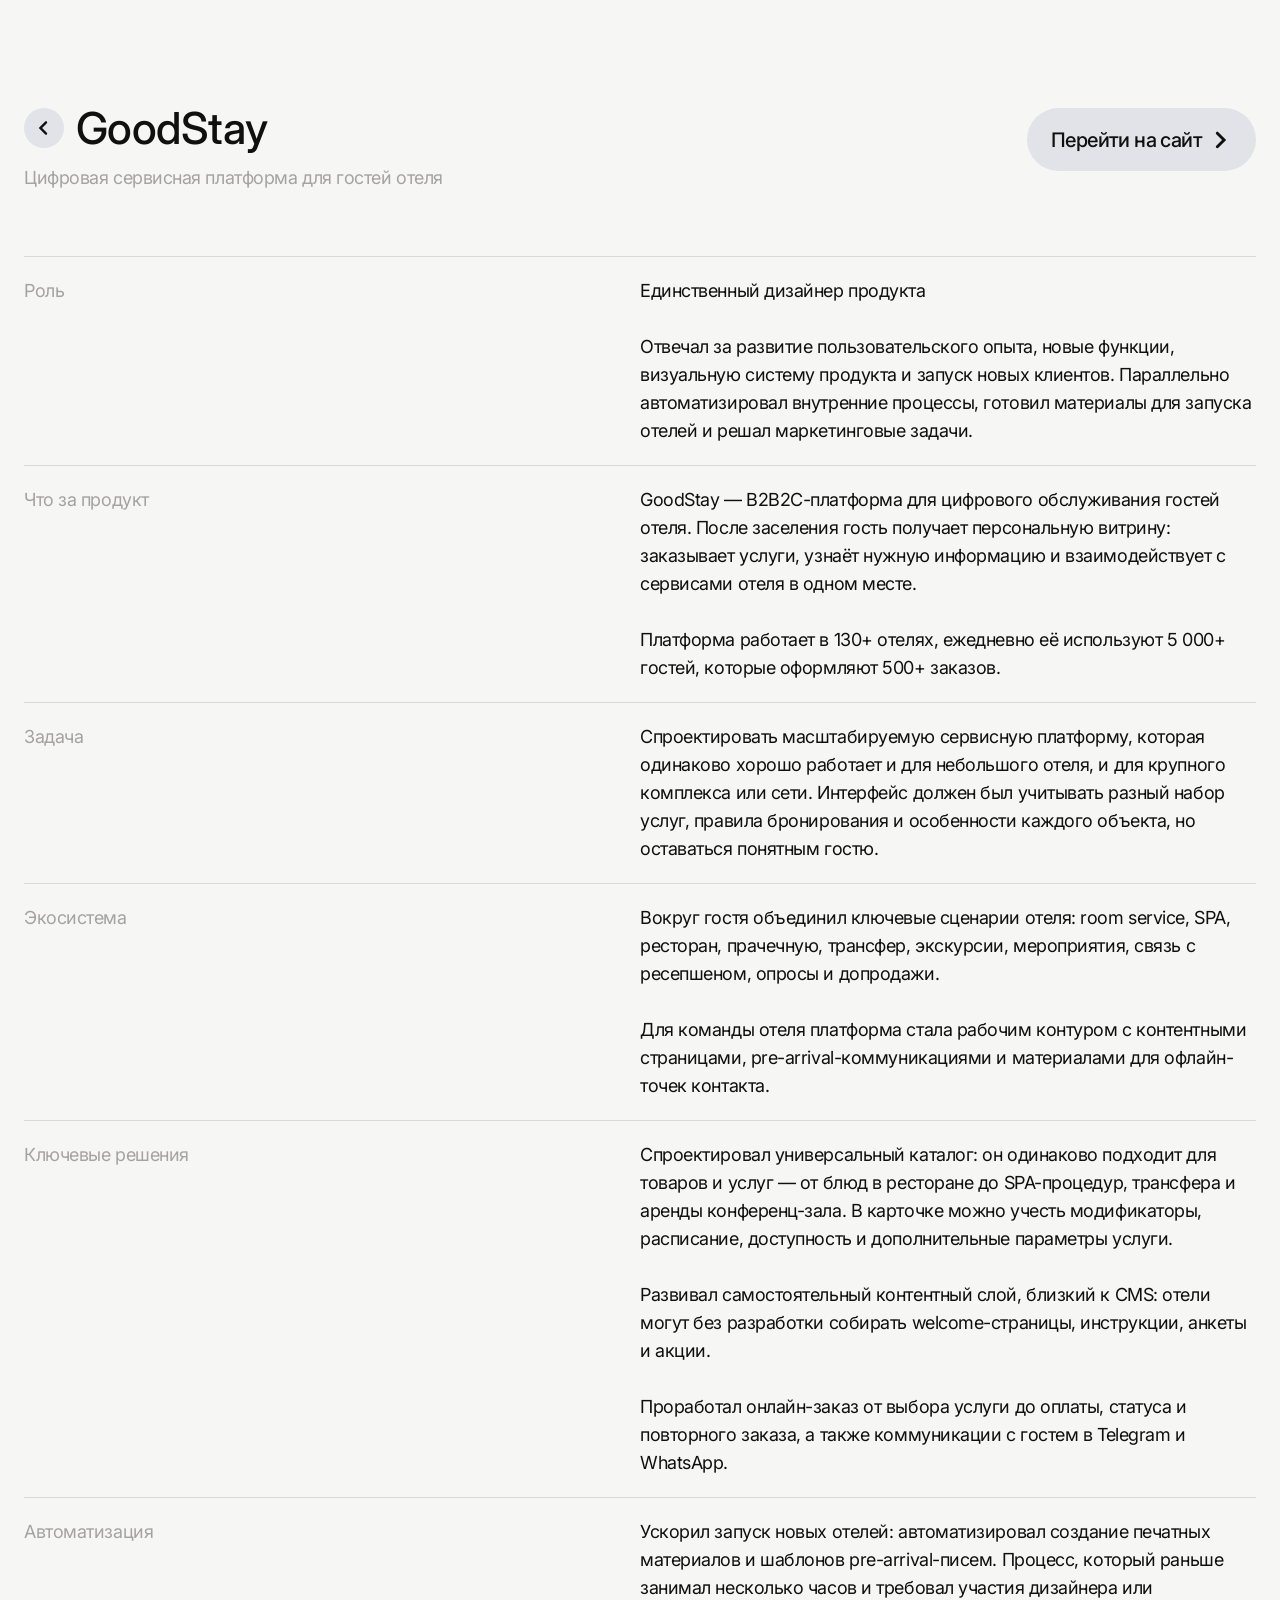
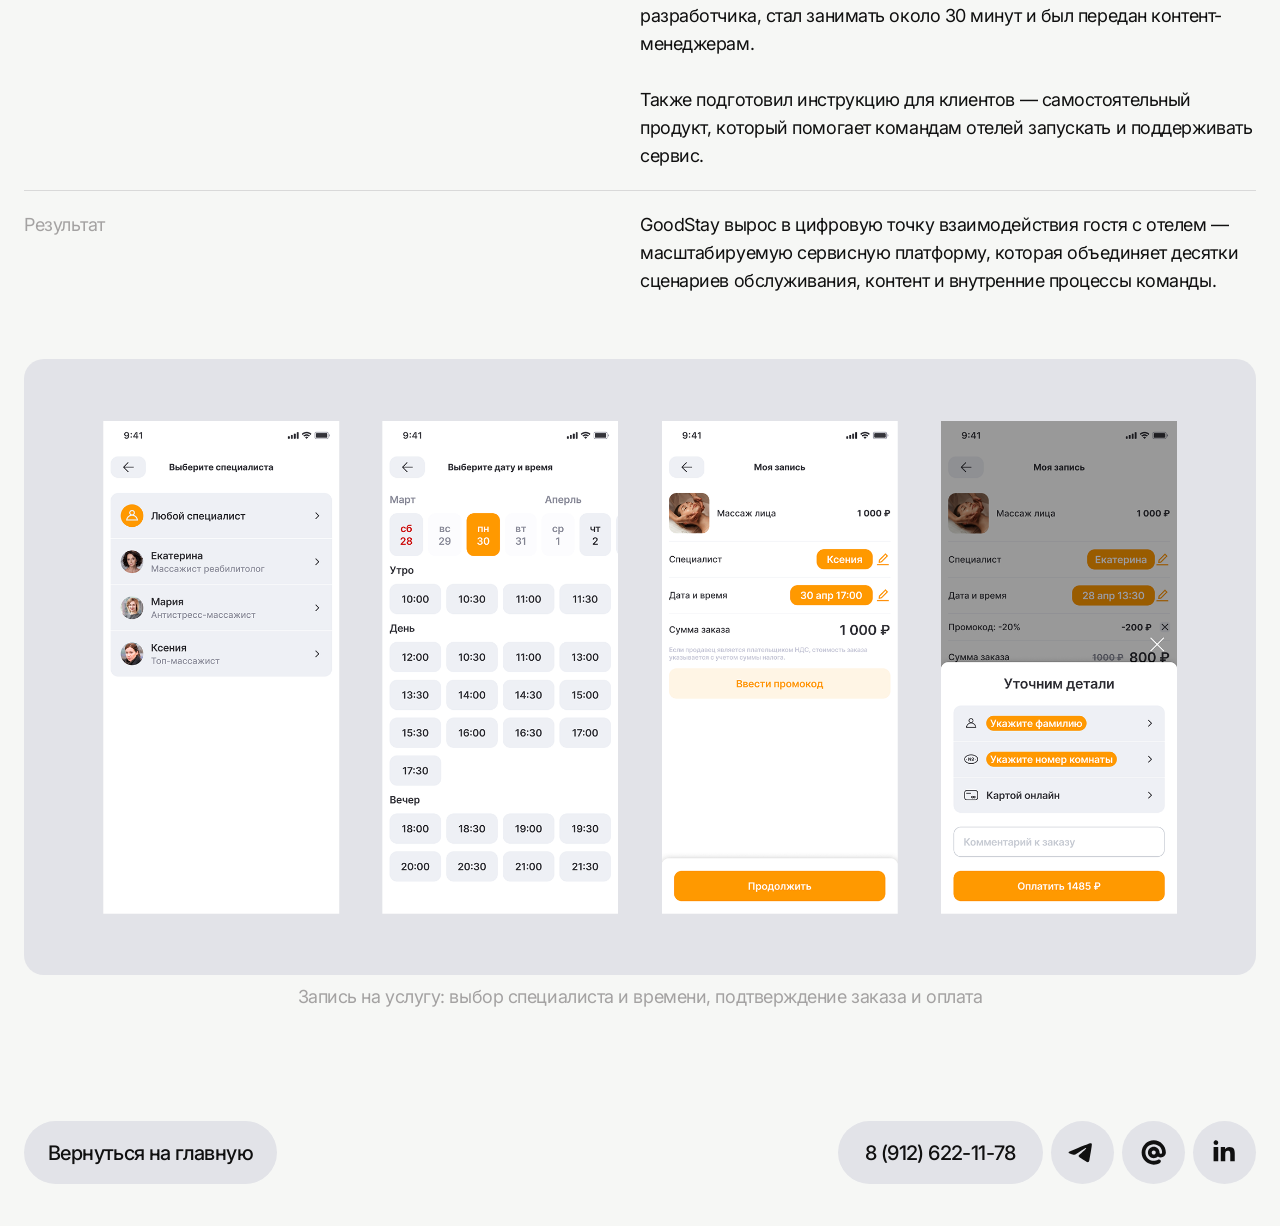
<file: goodstay/index.html>
<!doctype html>
<html lang="ru">
<head>
  <meta charset="utf-8">
  <meta name="viewport" content="width=device-width, initial-scale=1">
  <meta name="theme-color" content="#f6f7f5">
  <meta name="description" content="GoodStay — кейс Алексея Лисина">
  <meta property="og:title" content="GoodStay — Алексей Лисин">
  <meta property="og:description" content="Цифровая сервисная платформа для гостей отеля.">
  <meta property="og:image" content="../assets/images/goodstay/2.png">
  <link rel="icon" type="image/png" href="../assets/images/favicon.png">
  <link rel="stylesheet" href="../case.css">
  <title>GoodStay — Алексей Лисин</title>
</head>
<body>
  <main class="case-page">
    <header class="case-header case-header--with-link">
      <div class="case-header-main">
        <a class="case-contact case-back-link" href="../index.html?restore-scroll=1" aria-label="Вернуться на главную"><img src="../assets/icons/link.svg" alt=""></a>
        <div class="case-header-copy">
          <h1 class="case-title">GoodStay</h1>
          <p class="case-subtitle">Цифровая сервисная платформа для гостей отеля</p>
        </div>
      </div>
      <a class="case-contact case-site-link" href="https://demo.goodstay.io/" target="_blank" rel="noopener noreferrer">Перейти на сайт <img src="../assets/icons/link.svg" alt=""></a>
    </header>

    <section class="case-facts" aria-label="О проекте">
      <div class="case-row">
        <p class="case-label">Роль</p>
        <div class="case-value">
          <p>Единственный дизайнер продукта</p>
          <p>Отвечал за развитие пользовательского опыта, новые функции, визуальную систему продукта и запуск новых клиентов. Параллельно автоматизировал внутренние процессы, готовил материалы для запуска отелей и решал маркетинговые задачи.</p>
        </div>
      </div>

      <div class="case-row">
        <p class="case-label">Что за продукт</p>
        <div class="case-value">
          <p>GoodStay — B2B2C-платформа для цифрового обслуживания гостей отеля. После заселения гость получает персональную витрину: заказывает услуги, узнаёт нужную информацию и взаимодействует с сервисами отеля в одном месте.</p>
          <p>Платформа работает в 130+ отелях, ежедневно её используют 5&nbsp;000+ гостей, которые оформляют 500+ заказов.</p>
        </div>
      </div>

      <div class="case-row">
        <p class="case-label">Задача</p>
        <div class="case-value">
          <p>Спроектировать масштабируемую сервисную платформу, которая одинаково хорошо работает и для небольшого отеля, и для крупного комплекса или сети. Интерфейс должен был учитывать разный набор услуг, правила бронирования и особенности каждого объекта, но оставаться понятным гостю.</p>
        </div>
      </div>

      <div class="case-row">
        <p class="case-label">Экосистема</p>
        <div class="case-value">
          <p>Вокруг гостя объединил ключевые сценарии отеля: room service, SPA, ресторан, прачечную, трансфер, экскурсии, мероприятия, связь с ресепшеном, опросы и допродажи.</p>
          <p>Для команды отеля платформа стала рабочим контуром с контентными страницами, pre-arrival-коммуникациями и материалами для офлайн-точек контакта.</p>
        </div>
      </div>

      <div class="case-row">
        <p class="case-label">Ключевые решения</p>
        <div class="case-value">
          <p>Спроектировал универсальный каталог: он одинаково подходит для товаров и услуг — от блюд в ресторане до SPA-процедур, трансфера и аренды конференц-зала. В карточке можно учесть модификаторы, расписание, доступность и дополнительные параметры услуги.</p>
          <p>Развивал самостоятельный контентный слой, близкий к CMS: отели могут без разработки собирать welcome-страницы, инструкции, анкеты и акции.</p>
          <p>Проработал онлайн-заказ от выбора услуги до оплаты, статуса и повторного заказа, а также коммуникации с гостем в Telegram и WhatsApp.</p>
        </div>
      </div>

      <div class="case-row">
        <p class="case-label">Автоматизация</p>
        <div class="case-value">
          <p>Ускорил запуск новых отелей: автоматизировал создание печатных материалов и шаблонов pre-arrival-писем. Процесс, который раньше занимал несколько часов и требовал участия дизайнера или разработчика, стал занимать около 30 минут и был передан контент-менеджерам.</p>
          <p>Также подготовил инструкцию для клиентов — самостоятельный продукт, который помогает командам отелей запускать и поддерживать сервис.</p>
        </div>
      </div>

      <div class="case-row">
        <p class="case-label">Результат</p>
        <p class="case-value">GoodStay вырос в цифровую точку взаимодействия гостя с отелем — масштабируемую сервисную платформу, которая объединяет десятки сценариев обслуживания, контент и внутренние процессы команды.</p>
      </div>
    </section>

    <figure class="case-media">
      <img src="../assets/images/goodstay/2.png" width="2262" height="1131" alt="Оформление записи на массаж в GoodStay: выбор специалиста, времени и оплата">
      <figcaption>Запись на услугу: выбор специалиста и времени, подтверждение заказа и оплата</figcaption>
    </figure>

    <footer class="case-footer">
      <a class="case-contact case-home-link" href="../index.html?restore-scroll=1">Вернуться на главную</a>
      <nav class="case-contacts" aria-label="Контакты">
        <a class="case-contact case-phone" href="tel:+79126221178">8 (912) 622-11-78</a>
        <a class="case-contact case-telegram" href="http://t.me/lisin_n" target="_blank" rel="noopener noreferrer" aria-label="Telegram"><img src="../assets/icons/tg.svg" alt=""></a>
        <button class="case-contact email-copy" type="button" data-email="lisinalexey@yandex.ru" aria-label="Скопировать почту"><span class="email-mark email-mark--default"><img src="../assets/icons/email.svg" alt=""></span><span class="email-mark email-mark--copy" aria-hidden="true"><img src="../assets/icons/copy.svg" alt=""></span><span class="email-mark email-mark--check" aria-hidden="true"><img src="../assets/icons/check.svg" alt=""></span></button>
        <a class="case-contact case-linkedin" href="https://www.linkedin.com/in/alexlsn" target="_blank" rel="noopener noreferrer" aria-label="LinkedIn"><img src="../assets/icons/in.svg" alt=""></a>
      </nav>
    </footer>
  </main>
  <div class="copy-toast" role="status" aria-live="polite">Почта скопирована</div>
  <script>
    const copyToast = document.querySelector('.copy-toast');
    document.querySelectorAll('.email-copy').forEach(button => {
      button.addEventListener('click', async () => {
        const email = button.dataset.email;
        try { await navigator.clipboard.writeText(email); }
        catch { const field = Object.assign(document.createElement('textarea'), { value: email }); document.body.append(field); field.select(); document.execCommand('copy'); field.remove(); }
        button.classList.add('copied');
        copyToast.classList.add('visible');
        setTimeout(() => button.classList.remove('copied'), 1400);
        setTimeout(() => copyToast.classList.remove('visible'), 1800);
      });
    });
  </script>
</body>
</html>
</file>
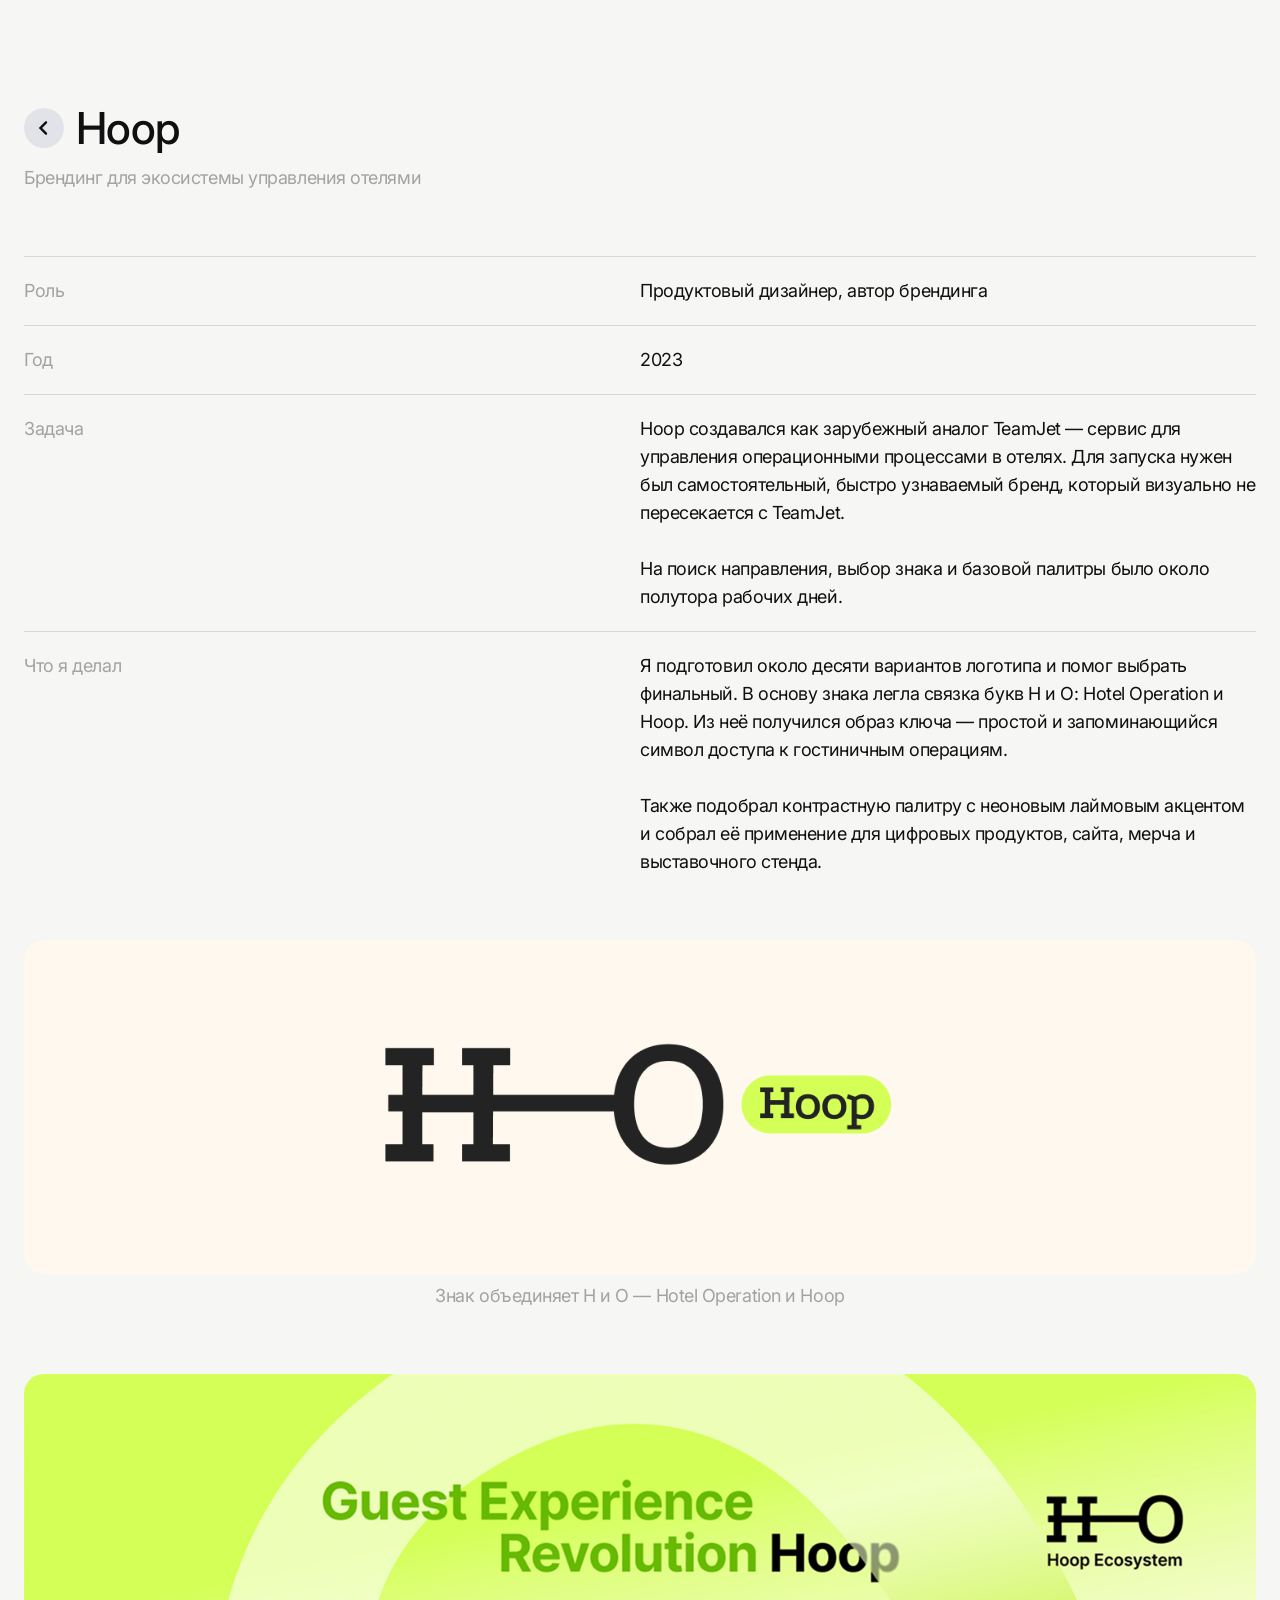
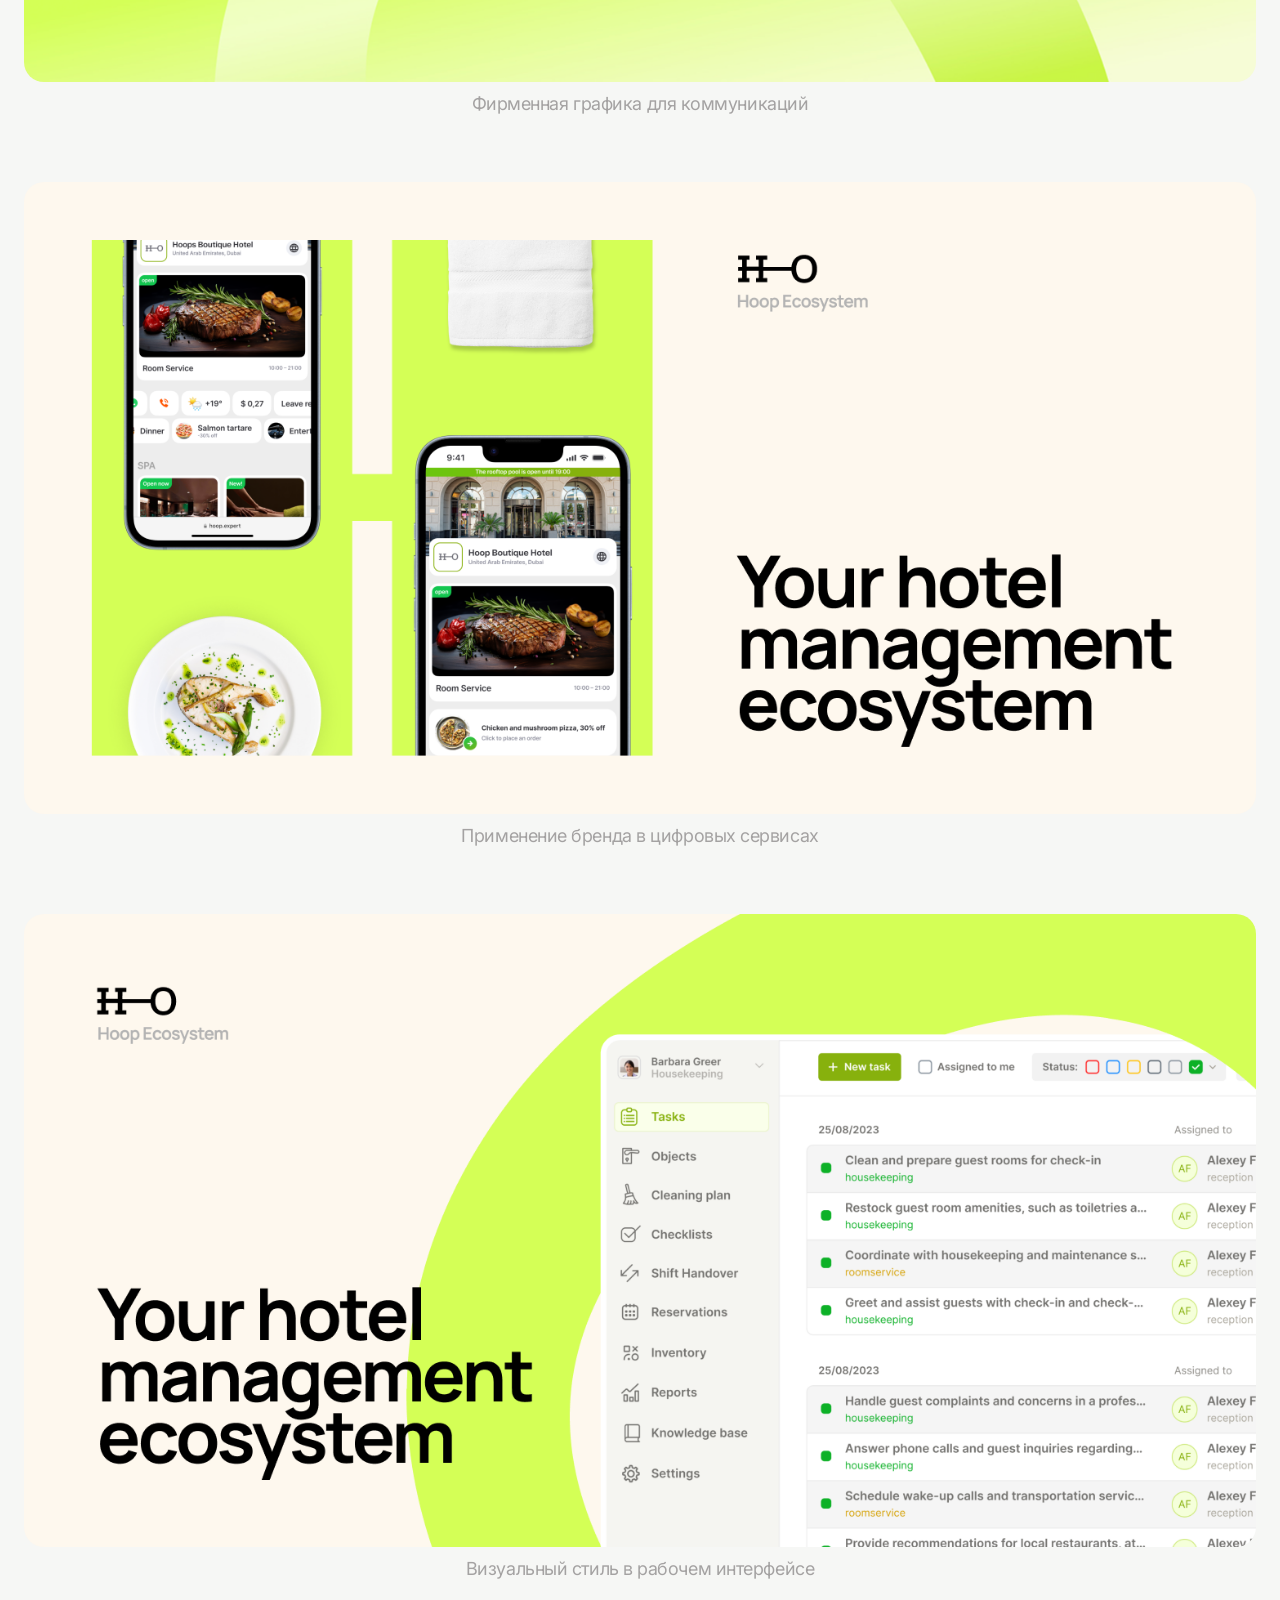
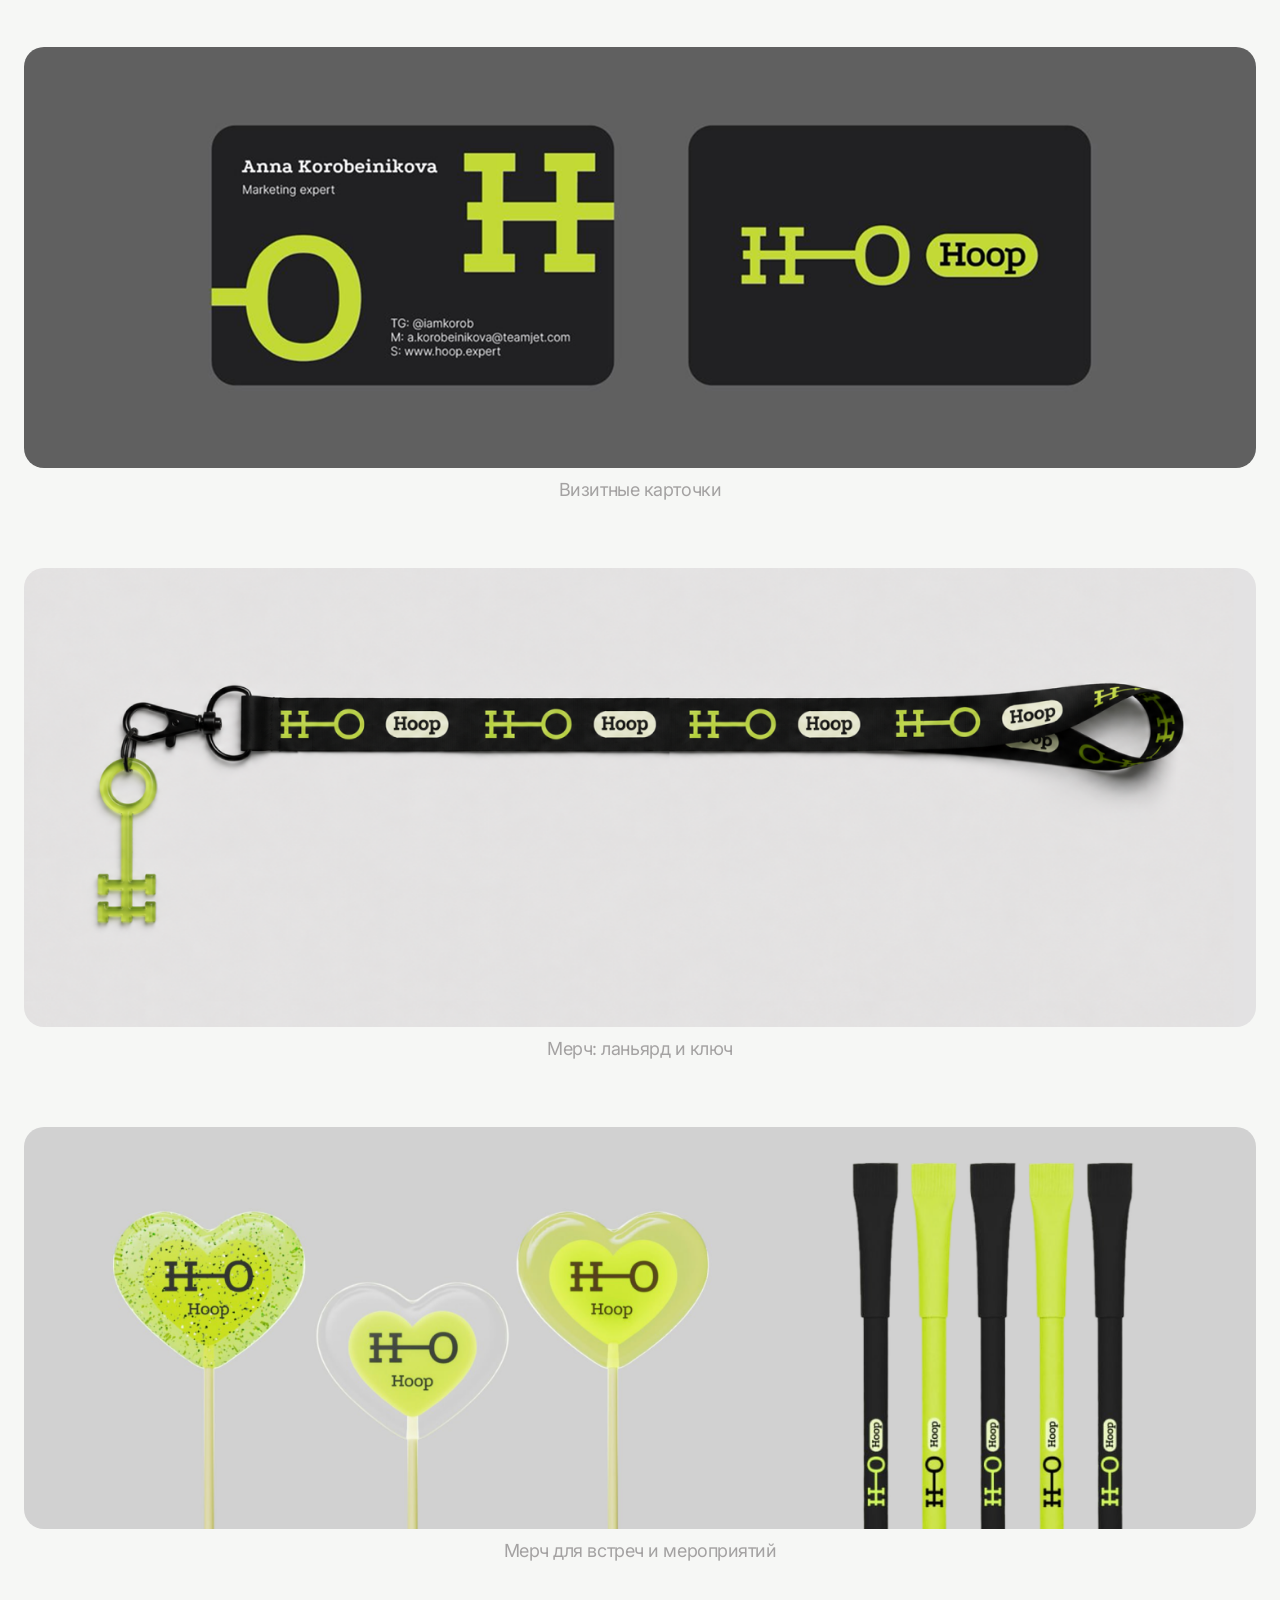
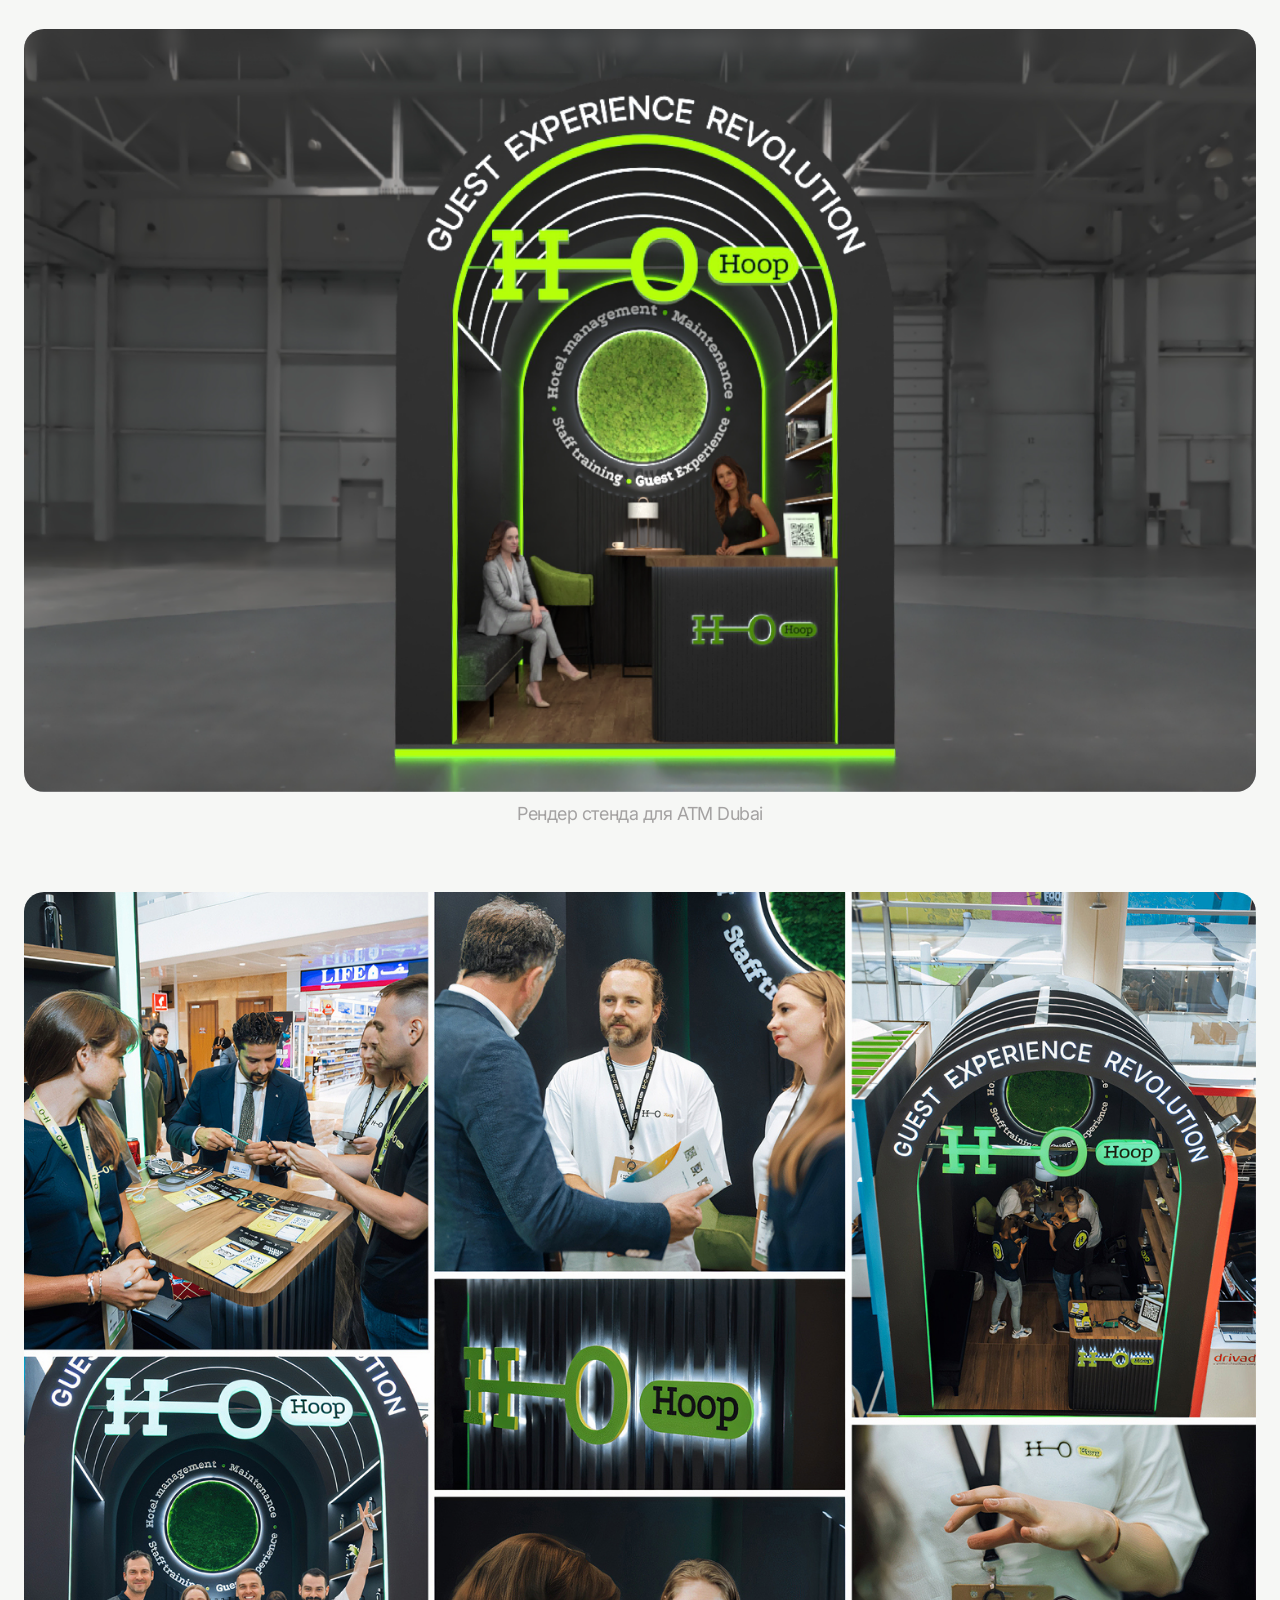
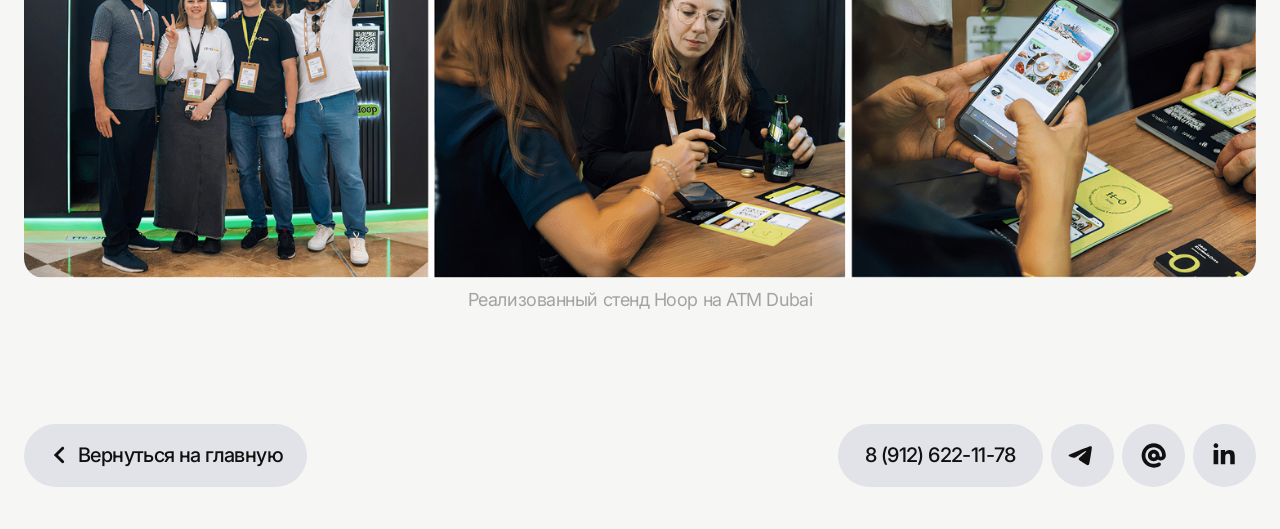
<file: hoop/index.html>
<!doctype html>
<html lang="ru">
<head>
  <meta charset="utf-8">
  <meta name="viewport" content="width=device-width, initial-scale=1">
  <meta name="theme-color" content="#f6f7f5">
  <meta name="description" content="Брендинг Hoop — кейс Алексея Лисина">
  <meta property="og:title" content="Hoop — Алексей Лисин">
  <meta property="og:description" content="Быстрый запуск брендинга для международного сервиса в сфере hotel operations.">
  <meta property="og:image" content="../assets/images/hoop/3.png">
  <link rel="icon" type="image/png" href="../assets/images/favicon.png">
  <link rel="stylesheet" href="../case.css">
  <title>Hoop — Алексей Лисин</title>
</head>
<body>
  <main class="case-page">
    <header class="case-header">
      <div class="case-header-main">
        <a class="case-contact case-back-link" href="../index.html?restore-scroll=1" aria-label="Вернуться на главную"><img src="../assets/icons/link.svg" alt=""></a>
        <div class="case-header-copy">
          <h1 class="case-title">Hoop</h1>
          <p class="case-subtitle">Брендинг для экосистемы управления отелями</p>
        </div>
      </div>
    </header>

    <section class="case-facts" aria-label="О проекте">
      <div class="case-row">
        <p class="case-label">Роль</p>
        <p class="case-value">Продуктовый дизайнер, автор брендинга</p>
      </div>

      <div class="case-row">
        <p class="case-label">Год</p>
        <p class="case-value">2023</p>
      </div>

      <div class="case-row">
        <p class="case-label">Задача</p>
        <div class="case-value">
          <p>Hoop создавался как зарубежный аналог TeamJet — сервис для управления операционными процессами в отелях. Для запуска нужен был самостоятельный, быстро узнаваемый бренд, который визуально не пересекается с TeamJet.</p>
          <p>На поиск направления, выбор знака и базовой палитры было около полутора рабочих дней.</p>
        </div>
      </div>

      <div class="case-row">
        <p class="case-label">Что я делал</p>
        <div class="case-value">
          <p>Я подготовил около десяти вариантов логотипа и помог выбрать финальный. В основу знака легла связка букв H и O: Hotel Operation и Hoop. Из неё получился образ ключа — простой и запоминающийся символ доступа к гостиничным операциям.</p>
          <p>Также подобрал контрастную палитру с неоновым лаймовым акцентом и собрал её применение для цифровых продуктов, сайта, мерча и выставочного стенда.</p>
        </div>
      </div>
    </section>

    <figure class="case-media">
      <img src="../assets/images/hoop/1.png" width="1508" height="409" alt="Логотип Hoop, построенный на буквах H и O">
      <figcaption>Знак объединяет H и O — Hotel Operation и Hoop</figcaption>
    </figure>

    <figure class="case-media">
      <img src="../assets/images/hoop/2.png" width="1508" height="377" alt="Фирменная графика и слоган Hoop">
      <figcaption>Фирменная графика для коммуникаций</figcaption>
    </figure>

    <figure class="case-media">
      <img src="../assets/images/hoop/3.png" width="1508" height="774" alt="Hoop в интерфейсе гостевого сервиса отеля">
      <figcaption>Применение бренда в цифровых сервисах</figcaption>
    </figure>

    <figure class="case-media">
      <img src="../assets/images/hoop/4.png" width="1508" height="774" alt="Интерфейс экосистемы Hoop для управления отелем">
      <figcaption>Визуальный стиль в рабочем интерфейсе</figcaption>
    </figure>

    <figure class="case-media">
      <img src="../assets/images/hoop/5.png" width="1508" height="516" alt="Визитные карточки Hoop">
      <figcaption>Визитные карточки</figcaption>
    </figure>

    <figure class="case-media">
      <img src="../assets/images/hoop/6.png" width="1508" height="562" alt="Брендированный ланьярд и ключ Hoop">
      <figcaption>Мерч: ланьярд и ключ</figcaption>
    </figure>

    <figure class="case-media">
      <img src="../assets/images/hoop/7.png" width="1508" height="491" alt="Брендированные леденцы и ручки Hoop">
      <figcaption>Мерч для встреч и мероприятий</figcaption>
    </figure>

    <figure class="case-media">
      <img src="../assets/images/hoop/8.png" width="1508" height="934" alt="Рендер выставочного стенда Hoop для ATM Dubai">
      <figcaption>Рендер стенда для ATM Dubai</figcaption>
    </figure>

    <figure class="case-media">
      <img src="../assets/images/hoop/hoop-atm-dubai.jpg" width="2500" height="2000" alt="Реализованный стенд Hoop на выставке ATM Dubai">
      <figcaption>Реализованный стенд Hoop на ATM Dubai</figcaption>
    </figure>

    <footer class="case-footer">
      <a class="case-contact case-home-link" href="../index.html?restore-scroll=1"><img src="../assets/icons/link.svg" alt="">Вернуться на главную</a>
      <nav class="case-contacts" aria-label="Контакты">
        <a class="case-contact case-phone" href="tel:+79126221178">8 (912) 622-11-78</a>
        <a class="case-contact case-telegram" href="http://t.me/lisin_n" target="_blank" rel="noopener noreferrer" aria-label="Telegram"><img src="../assets/icons/tg.svg" alt=""></a>
        <button class="case-contact email-copy" type="button" data-email="lisinalexey@yandex.ru" aria-label="Скопировать почту"><span class="email-mark email-mark--default"><img src="../assets/icons/email.svg" alt=""></span><span class="email-mark email-mark--copy" aria-hidden="true"><img src="../assets/icons/copy.svg" alt=""></span><span class="email-mark email-mark--check" aria-hidden="true"><img src="../assets/icons/check.svg" alt=""></span></button>
        <a class="case-contact case-linkedin" href="https://www.linkedin.com/in/alexlsn" target="_blank" rel="noopener noreferrer" aria-label="LinkedIn"><img src="../assets/icons/in.svg" alt=""></a>
      </nav>
    </footer>
  </main>
  <div class="copy-toast" role="status" aria-live="polite">Почта скопирована</div>
  <script>
    const copyToast = document.querySelector('.copy-toast');
    document.querySelectorAll('.email-copy').forEach(button => {
      button.addEventListener('click', async () => {
        const email = button.dataset.email;
        try { await navigator.clipboard.writeText(email); }
        catch { const field = Object.assign(document.createElement('textarea'), { value: email }); document.body.append(field); field.select(); document.execCommand('copy'); field.remove(); }
        button.classList.add('copied');
        copyToast.classList.add('visible');
        setTimeout(() => button.classList.remove('copied'), 1400);
        setTimeout(() => copyToast.classList.remove('visible'), 1800);
      });
    });
  </script>
</body>
</html>
</file>
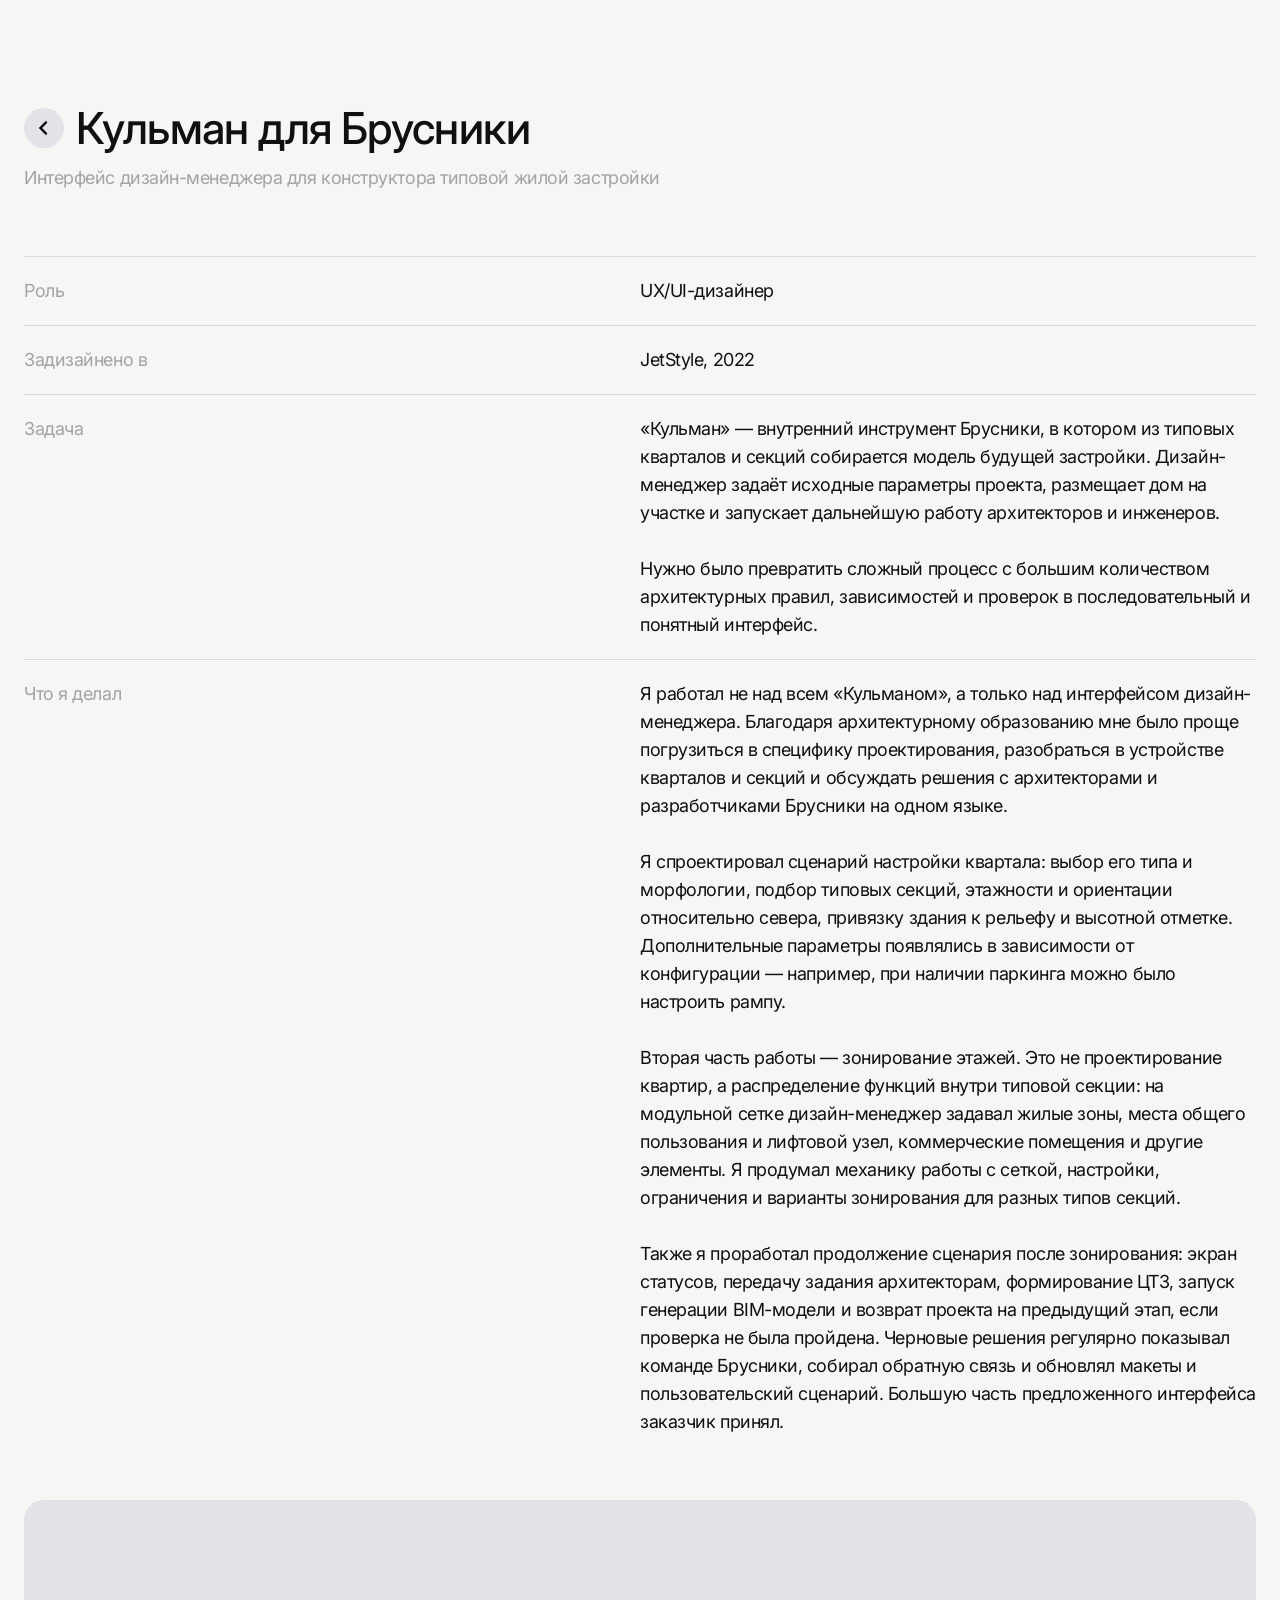
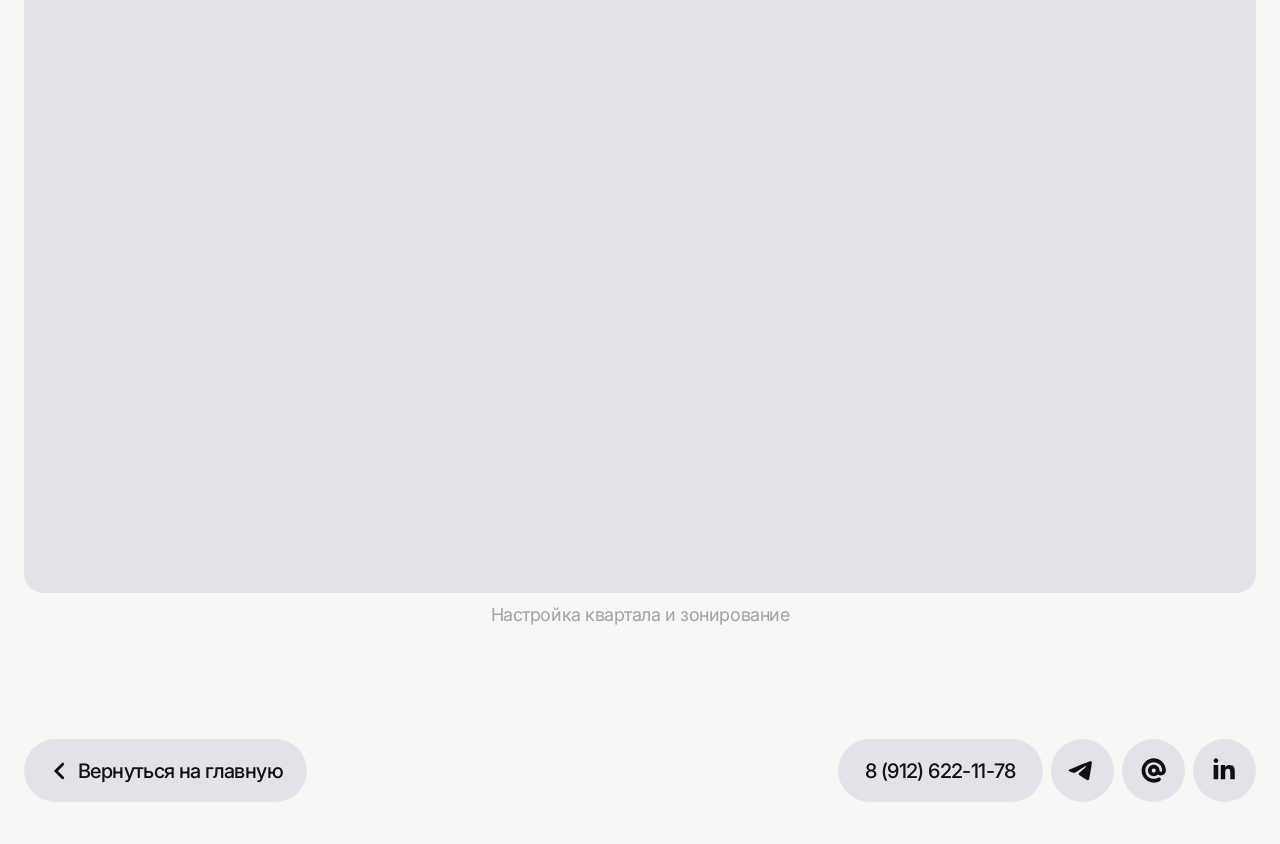
<file: kulman/index.html>
<!doctype html>
<html lang="ru">
<head>
  <meta charset="utf-8">
  <meta name="viewport" content="width=device-width, initial-scale=1">
  <meta name="theme-color" content="#f6f7f5">
  <meta name="description" content="Кульман для Брусники — кейс Алексея Лисина">
  <meta property="og:title" content="Кульман для Брусники — Алексей Лисин">
  <meta property="og:description" content="Интерфейс дизайн-менеджера для конструктора типовой жилой застройки.">
  <link rel="icon" type="image/png" href="../assets/images/favicon.png">
  <link rel="stylesheet" href="../case.css">
  <title>Кульман для Брусники — Алексей Лисин</title>
</head>
<body>
  <main class="case-page">
    <header class="case-header">
      <div class="case-header-main">
        <a class="case-contact case-back-link" href="../index.html?restore-scroll=1" aria-label="Вернуться на главную"><img src="../assets/icons/link.svg" alt=""></a>
        <div class="case-header-copy">
          <h1 class="case-title">Кульман для Брусники</h1>
          <p class="case-subtitle">Интерфейс дизайн-менеджера для конструктора типовой жилой застройки</p>
        </div>
      </div>
    </header>

    <section class="case-facts" aria-label="О проекте">
      <div class="case-row">
        <p class="case-label">Роль</p>
        <p class="case-value">UX/UI-дизайнер</p>
      </div>

      <div class="case-row">
        <p class="case-label">Задизайнено в</p>
        <p class="case-value">JetStyle, 2022</p>
      </div>

      <div class="case-row">
        <p class="case-label">Задача</p>
        <div class="case-value">
          <p>«Кульман» — внутренний инструмент Брусники, в котором из типовых кварталов и секций собирается модель будущей застройки. Дизайн-менеджер задаёт исходные параметры проекта, размещает дом на участке и запускает дальнейшую работу архитекторов и инженеров.</p>
          <p>Нужно было превратить сложный процесс с большим количеством архитектурных правил, зависимостей и проверок в последовательный и понятный интерфейс.</p>
        </div>
      </div>

      <div class="case-row">
        <p class="case-label">Что я делал</p>
        <div class="case-value">
          <p>Я работал не над всем «Кульманом», а только над интерфейсом дизайн-менеджера. Благодаря архитектурному образованию мне было проще погрузиться в специфику проектирования, разобраться в устройстве кварталов и секций и обсуждать решения с архитекторами и разработчиками Брусники на одном языке.</p>
          <p>Я спроектировал сценарий настройки квартала: выбор его типа и морфологии, подбор типовых секций, этажности и ориентации относительно севера, привязку здания к рельефу и высотной отметке. Дополнительные параметры появлялись в зависимости от конфигурации — например, при наличии паркинга можно было настроить рампу.</p>
          <p>Вторая часть работы — зонирование этажей. Это не проектирование квартир, а распределение функций внутри типовой секции: на модульной сетке дизайн-менеджер задавал жилые зоны, места общего пользования и лифтовой узел, коммерческие помещения и другие элементы. Я продумал механику работы с сеткой, настройки, ограничения и варианты зонирования для разных типов секций.</p>
          <p>Также я проработал продолжение сценария после зонирования: экран статусов, передачу задания архитекторам, формирование ЦТЗ, запуск генерации BIM-модели и возврат проекта на предыдущий этап, если проверка не была пройдена. Черновые решения регулярно показывал команде Брусники, собирал обратную связь и обновлял макеты и пользовательский сценарий. Большую часть предложенного интерфейса заказчик принял.</p>
        </div>
      </div>
    </section>

    <figure class="case-media">
      <iframe src="https://dzen.ru/embed/oDkZRoEYJAAA?from_block=partner&amp;from=zen&amp;mute=0&amp;autoplay=0&amp;tv=0" title="Интерфейс дизайн-менеджера Кульмана" allow="autoplay; fullscreen; accelerometer; gyroscope; picture-in-picture; encrypted-media" scrolling="no" allowfullscreen></iframe>
      <figcaption>Настройка квартала и зонирование</figcaption>
    </figure>

    <footer class="case-footer">
      <a class="case-contact case-home-link" href="../index.html?restore-scroll=1"><img src="../assets/icons/link.svg" alt="">Вернуться на главную</a>
      <nav class="case-contacts" aria-label="Контакты">
        <a class="case-contact case-phone" href="tel:+79126221178">8 (912) 622-11-78</a>
        <a class="case-contact case-telegram" href="http://t.me/lisin_n" target="_blank" rel="noopener noreferrer" aria-label="Telegram"><img src="../assets/icons/tg.svg" alt=""></a>
        <button class="case-contact email-copy" type="button" data-email="lisinalexey@yandex.ru" aria-label="Скопировать почту"><span class="email-mark email-mark--default"><img src="../assets/icons/email.svg" alt=""></span><span class="email-mark email-mark--copy" aria-hidden="true"><img src="../assets/icons/copy.svg" alt=""></span><span class="email-mark email-mark--check" aria-hidden="true"><img src="../assets/icons/check.svg" alt=""></span></button>
        <a class="case-contact case-linkedin" href="https://www.linkedin.com/in/alexlsn" target="_blank" rel="noopener noreferrer" aria-label="LinkedIn"><img src="../assets/icons/in.svg" alt=""></a>
      </nav>
    </footer>
  </main>
  <div class="copy-toast" role="status" aria-live="polite">Почта скопирована</div>
  <script>
    const copyToast = document.querySelector('.copy-toast');
    document.querySelectorAll('.email-copy').forEach(button => {
      button.addEventListener('click', async () => {
        const email = button.dataset.email;
        try { await navigator.clipboard.writeText(email); }
        catch { const field = Object.assign(document.createElement('textarea'), { value: email }); document.body.append(field); field.select(); document.execCommand('copy'); field.remove(); }
        button.classList.add('copied');
        copyToast.classList.add('visible');
        setTimeout(() => button.classList.remove('copied'), 1400);
        setTimeout(() => copyToast.classList.remove('visible'), 1800);
      });
    });
  </script>
</body>
</html>
</file>
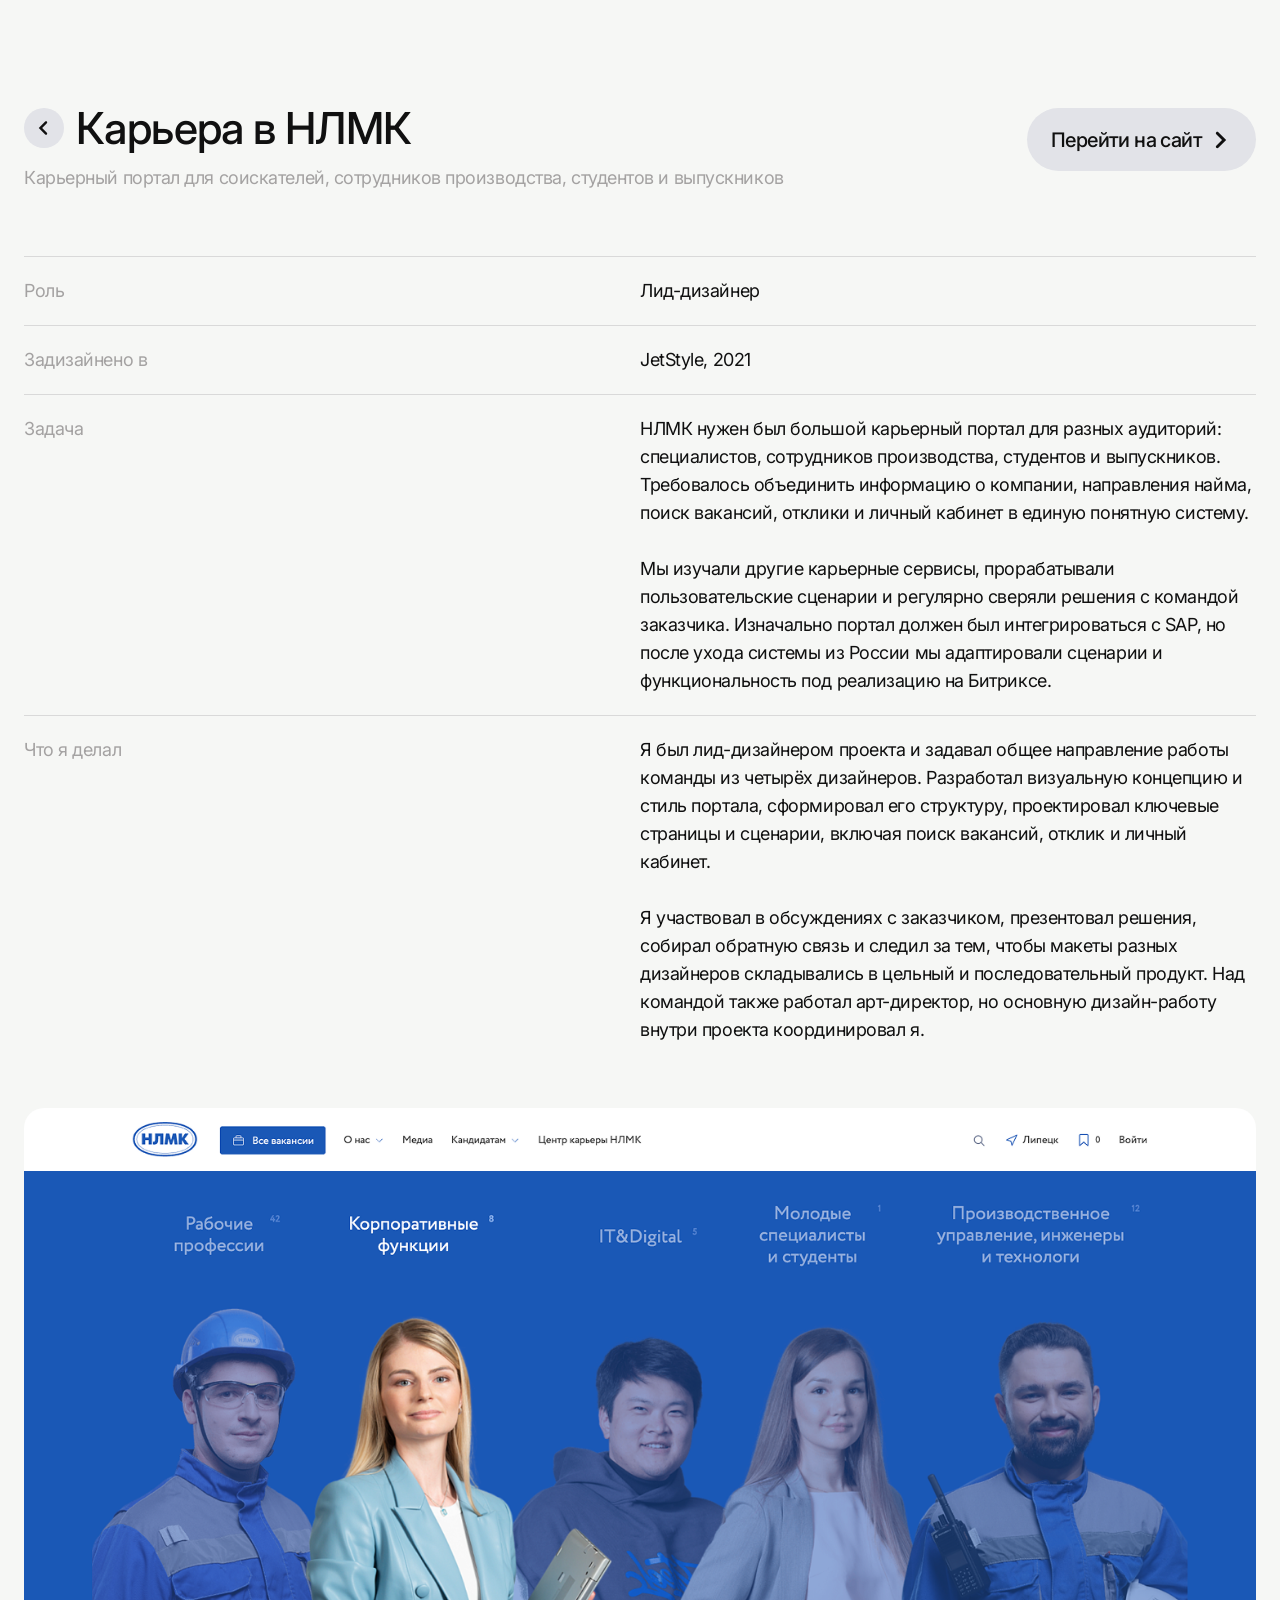
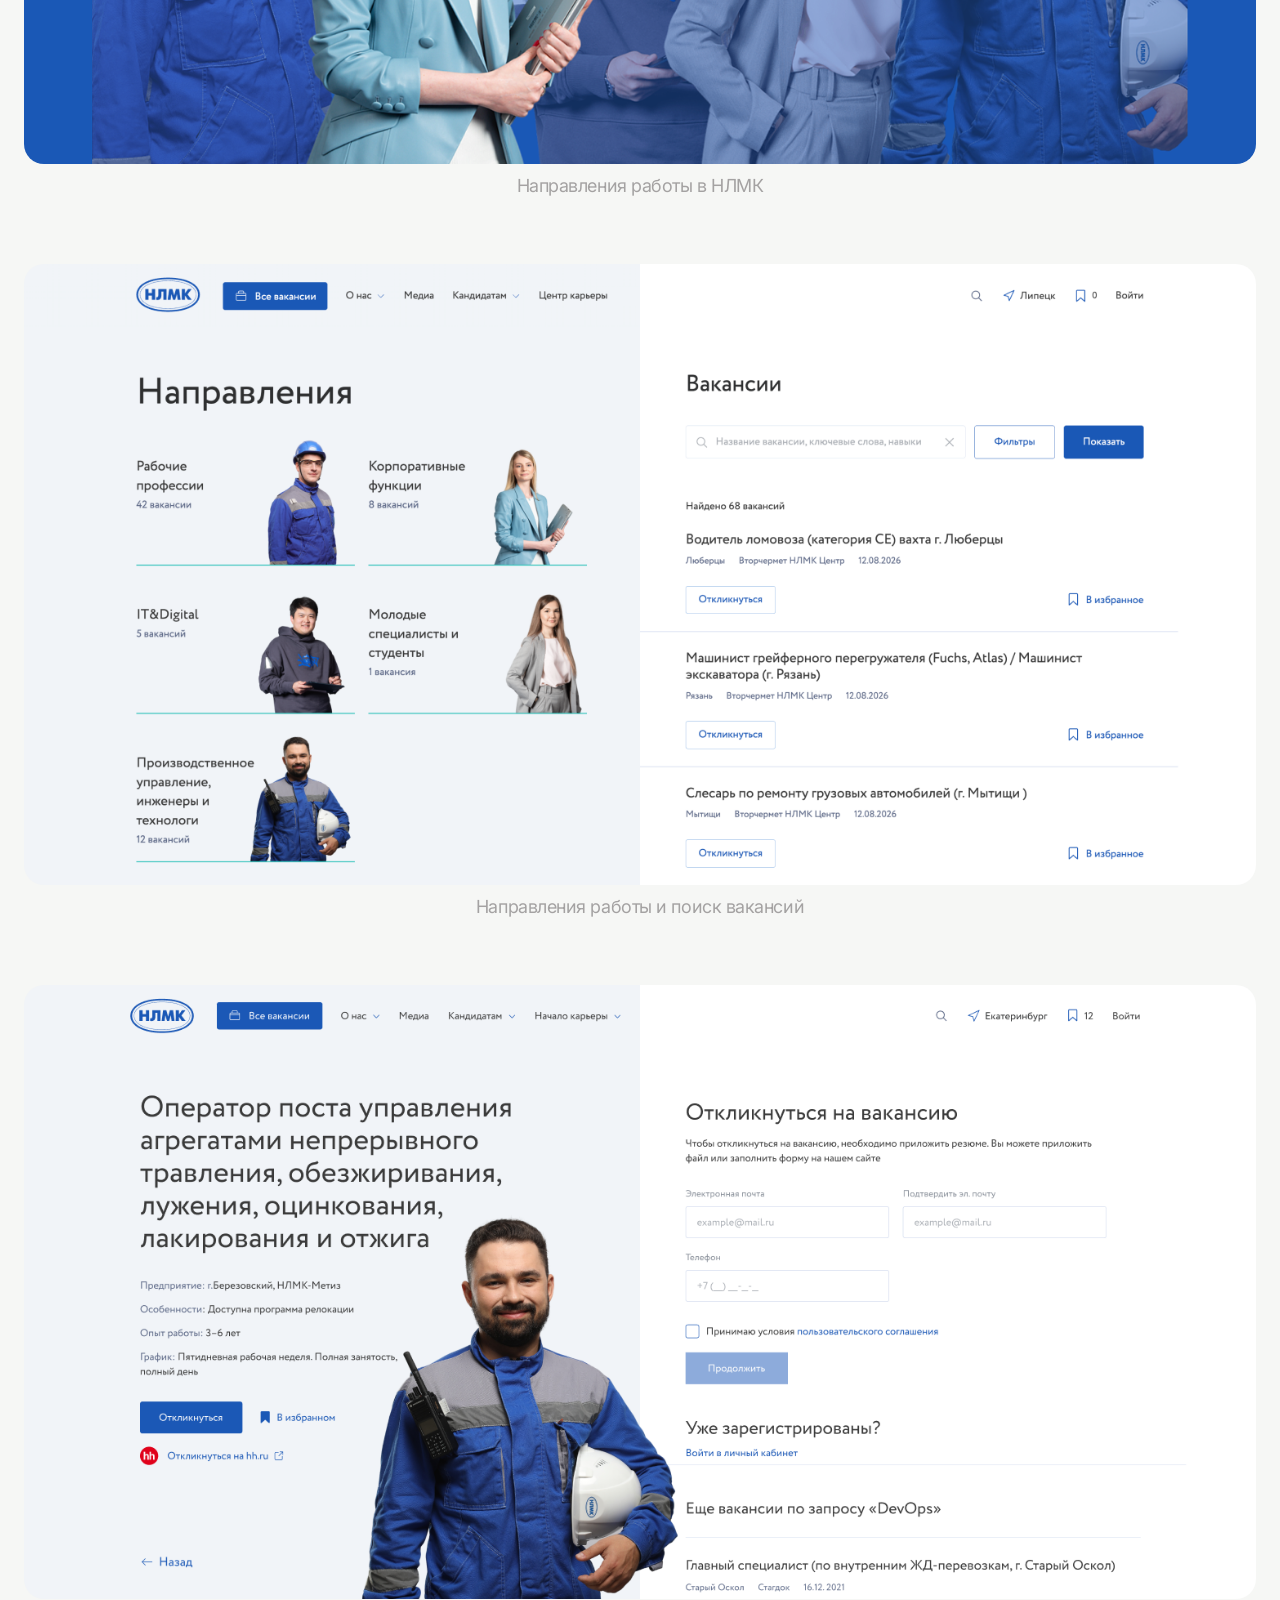
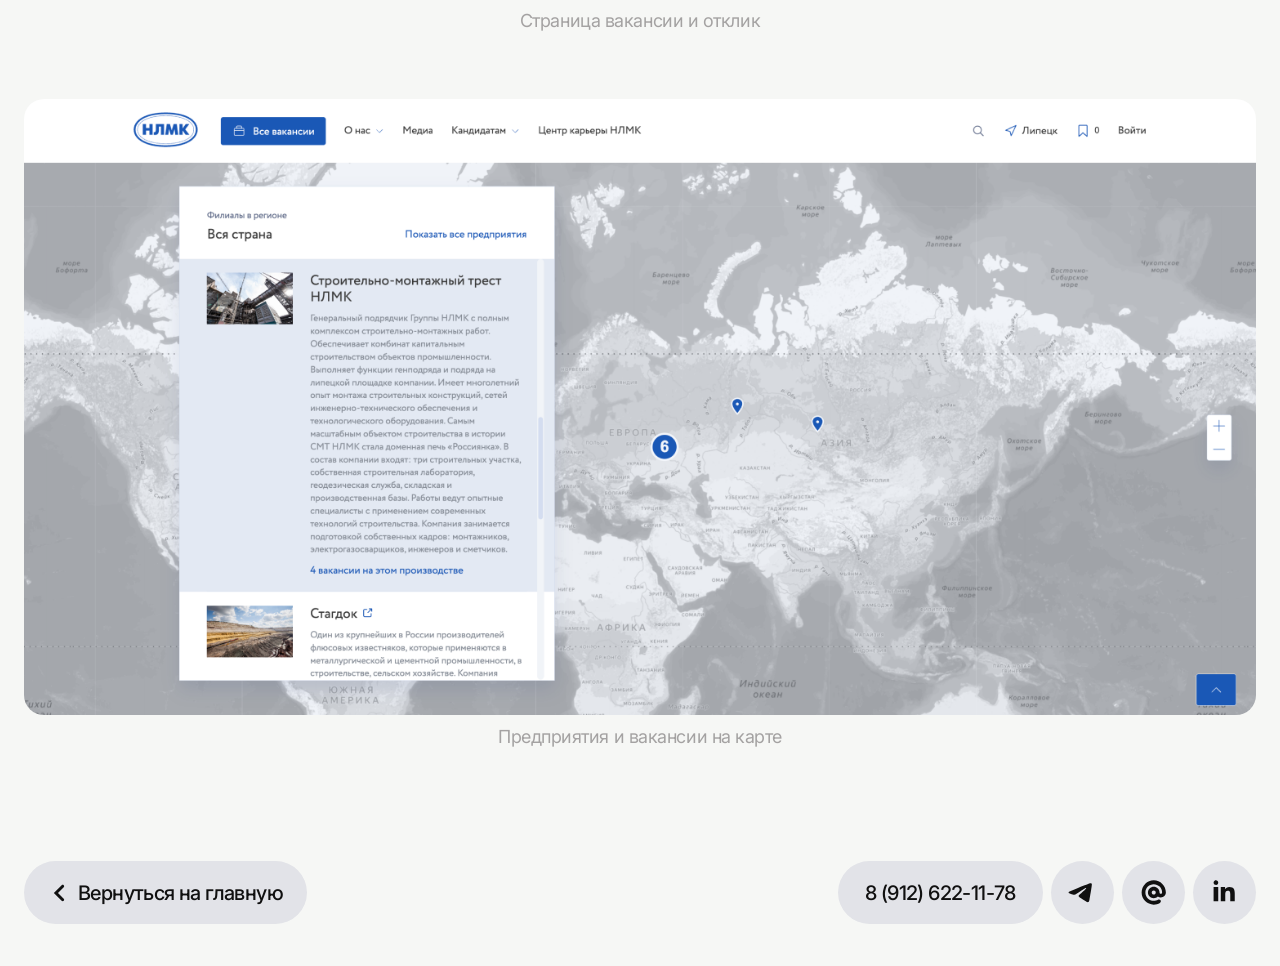
<file: nlmk/index.html>
<!doctype html>
<html lang="ru">
<head>
  <meta charset="utf-8">
  <meta name="viewport" content="width=device-width, initial-scale=1">
  <meta name="theme-color" content="#f6f7f5">
  <meta name="description" content="Карьерный портал НЛМК — кейс Алексея Лисина">
  <meta property="og:title" content="Карьерный портал НЛМК — Алексей Лисин">
  <meta property="og:description" content="Карьерный портал для соискателей, сотрудников производства, студентов и выпускников.">
  <meta property="og:image" content="../assets/images/nlmk/nlmk-employee.png">
  <link rel="icon" type="image/png" href="../assets/images/favicon.png">
  <link rel="stylesheet" href="../case.css">
  <title>Карьерный портал НЛМК — Алексей Лисин</title>
</head>
<body>
  <main class="case-page">
    <header class="case-header case-header--with-link">
      <div class="case-header-main">
        <a class="case-contact case-back-link" href="../index.html?restore-scroll=1" aria-label="Вернуться на главную"><img src="../assets/icons/link.svg" alt=""></a>
        <div class="case-header-copy">
          <h1 class="case-title">Карьера в НЛМК</h1>
          <p class="case-subtitle">Карьерный портал для соискателей, сотрудников производства, студентов и выпускников</p>
        </div>
      </div>
      <a class="case-contact case-site-link" href="https://career.nlmk.com/" target="_blank" rel="noopener noreferrer">Перейти на сайт <img src="../assets/icons/link.svg" alt=""></a>
    </header>

    <section class="case-facts" aria-label="О проекте">
      <div class="case-row">
        <p class="case-label">Роль</p>
        <p class="case-value">Лид-дизайнер</p>
      </div>

      <div class="case-row">
        <p class="case-label">Задизайнено в</p>
        <p class="case-value">JetStyle, 2021</p>
      </div>

      <div class="case-row">
        <p class="case-label">Задача</p>
        <div class="case-value">
          <p>НЛМК нужен был большой карьерный портал для разных аудиторий: специалистов, сотрудников производства, студентов и выпускников. Требовалось объединить информацию о компании, направления найма, поиск вакансий, отклики и личный кабинет в единую понятную систему.</p>
          <p>Мы изучали другие карьерные сервисы, прорабатывали пользовательские сценарии и регулярно сверяли решения с командой заказчика. Изначально портал должен был интегрироваться с SAP, но после ухода системы из России мы адаптировали сценарии и функциональность под реализацию на Битриксе.</p>
        </div>
      </div>

      <div class="case-row">
        <p class="case-label">Что я делал</p>
        <div class="case-value">
          <p>Я был лид-дизайнером проекта и задавал общее направление работы команды из четырёх дизайнеров. Разработал визуальную концепцию и стиль портала, сформировал его структуру, проектировал ключевые страницы и сценарии, включая поиск вакансий, отклик и личный кабинет.</p>
          <p>Я участвовал в обсуждениях с заказчиком, презентовал решения, собирал обратную связь и следил за тем, чтобы макеты разных дизайнеров складывались в цельный и последовательный продукт. Над командой также работал арт-директор, но основную дизайн-работу внутри проекта координировал я.</p>
        </div>
      </div>
    </section>

    <figure class="case-media">
      <img src="../assets/images/nlmk/nlmk-employee.png" width="1508" height="811" alt="Направления работы и сотрудники НЛМК">
      <figcaption>Направления работы в НЛМК</figcaption>
    </figure>

    <figure class="case-media">
      <img src="../assets/images/nlmk/nlmk-vacancy.png" width="1508" height="770" alt="Направления работы и поиск вакансий на карьерном портале НЛМК">
      <figcaption>Направления работы и поиск вакансий</figcaption>
    </figure>

    <figure class="case-media">
      <img src="../assets/images/nlmk/nlmk-details.png" width="1508" height="752" alt="Страница вакансии и форма отклика на карьерном портале НЛМК">
      <figcaption>Страница вакансии и отклик</figcaption>
    </figure>

    <figure class="case-media">
      <img src="../assets/images/nlmk/nlmk-map.png" width="1508" height="777" alt="Интерактивная карта предприятий НЛМК и доступных вакансий">
      <figcaption>Предприятия и вакансии на карте</figcaption>
    </figure>

    <footer class="case-footer">
      <a class="case-contact case-home-link" href="../index.html?restore-scroll=1"><img src="../assets/icons/link.svg" alt="">Вернуться на главную</a>
      <nav class="case-contacts" aria-label="Контакты">
        <a class="case-contact case-phone" href="tel:+79126221178">8 (912) 622-11-78</a>
        <a class="case-contact case-telegram" href="http://t.me/lisin_n" target="_blank" rel="noopener noreferrer" aria-label="Telegram"><img src="../assets/icons/tg.svg" alt=""></a>
        <button class="case-contact email-copy" type="button" data-email="lisinalexey@yandex.ru" aria-label="Скопировать почту"><span class="email-mark email-mark--default"><img src="../assets/icons/email.svg" alt=""></span><span class="email-mark email-mark--copy" aria-hidden="true"><img src="../assets/icons/copy.svg" alt=""></span><span class="email-mark email-mark--check" aria-hidden="true"><img src="../assets/icons/check.svg" alt=""></span></button>
        <a class="case-contact case-linkedin" href="https://www.linkedin.com/in/alexlsn" target="_blank" rel="noopener noreferrer" aria-label="LinkedIn"><img src="../assets/icons/in.svg" alt=""></a>
      </nav>
    </footer>
  </main>
  <div class="copy-toast" role="status" aria-live="polite">Почта скопирована</div>
  <script>
    const copyToast = document.querySelector('.copy-toast');
    document.querySelectorAll('.email-copy').forEach(button => {
      button.addEventListener('click', async () => {
        const email = button.dataset.email;
        try { await navigator.clipboard.writeText(email); }
        catch { const field = Object.assign(document.createElement('textarea'), { value: email }); document.body.append(field); field.select(); document.execCommand('copy'); field.remove(); }
        button.classList.add('copied');
        copyToast.classList.add('visible');
        setTimeout(() => button.classList.remove('copied'), 1400);
        setTimeout(() => copyToast.classList.remove('visible'), 1800);
      });
    });
  </script>
</body>
</html>
</file>
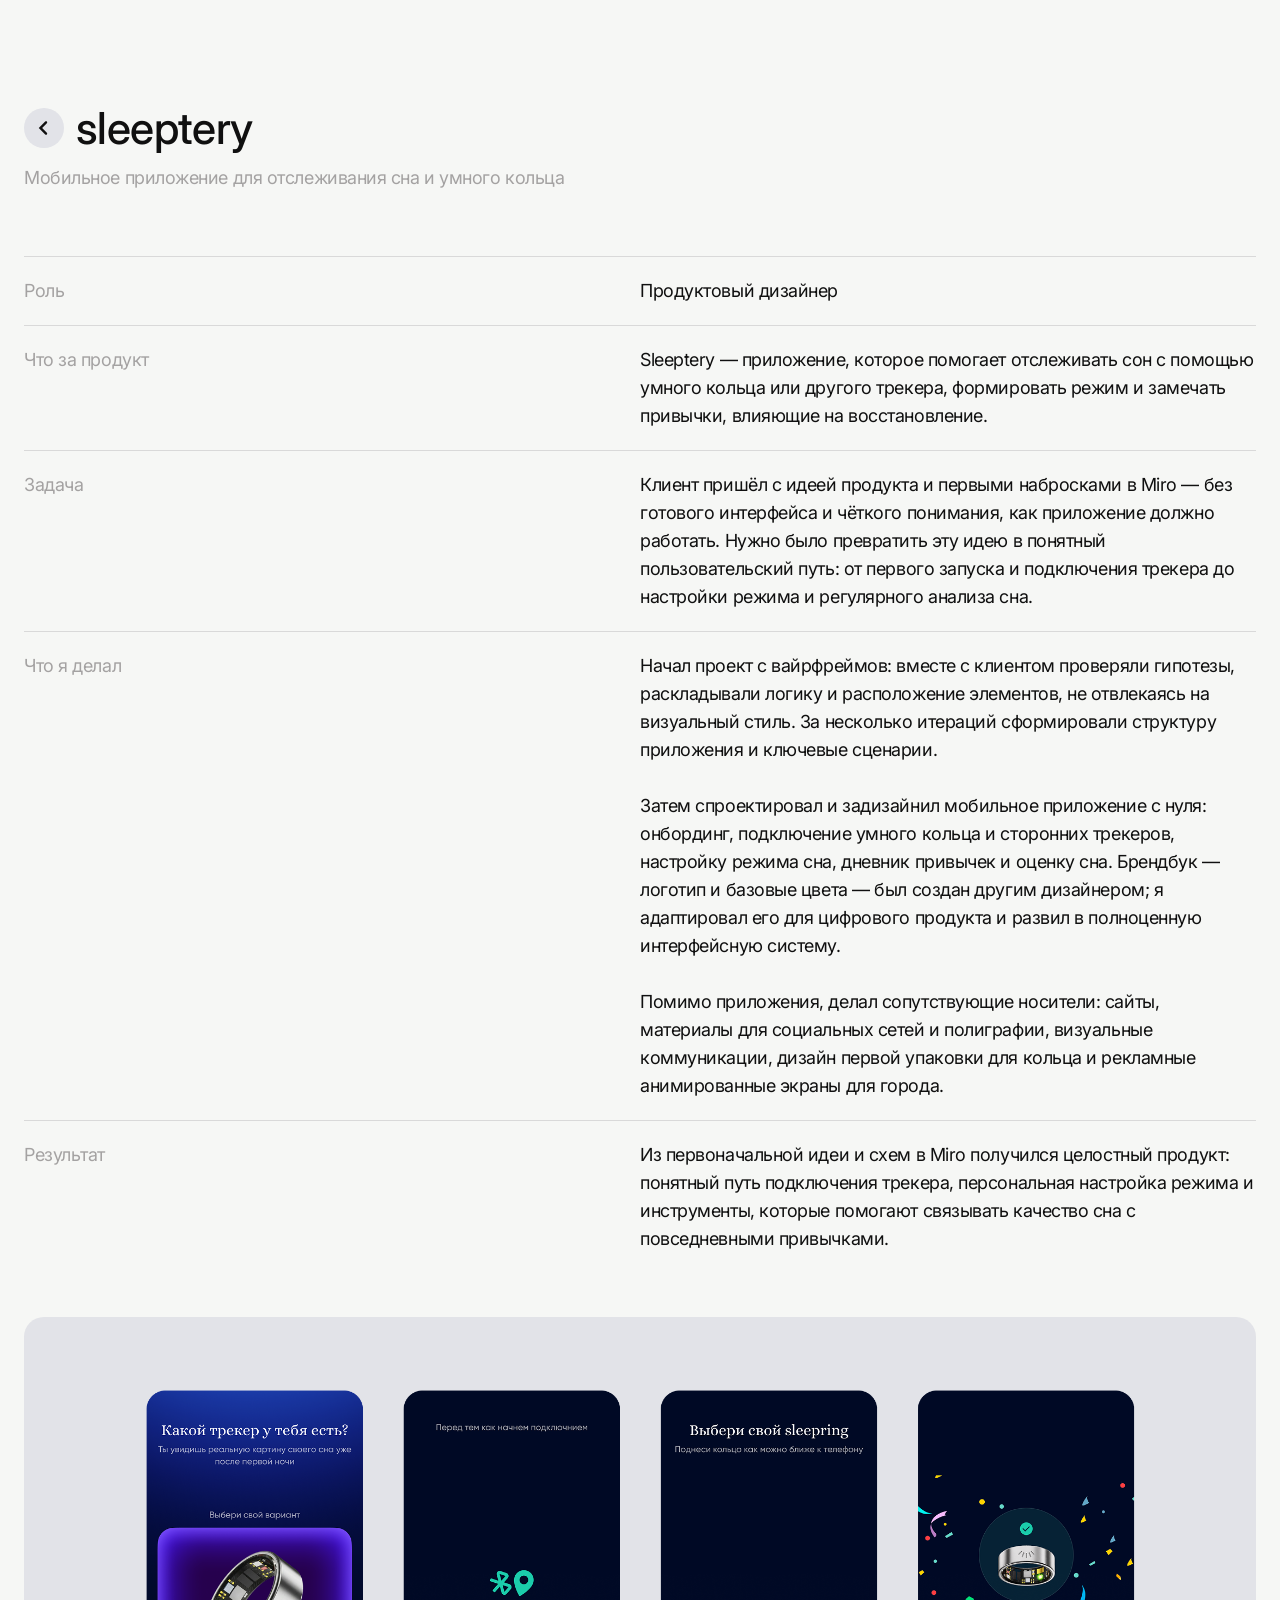
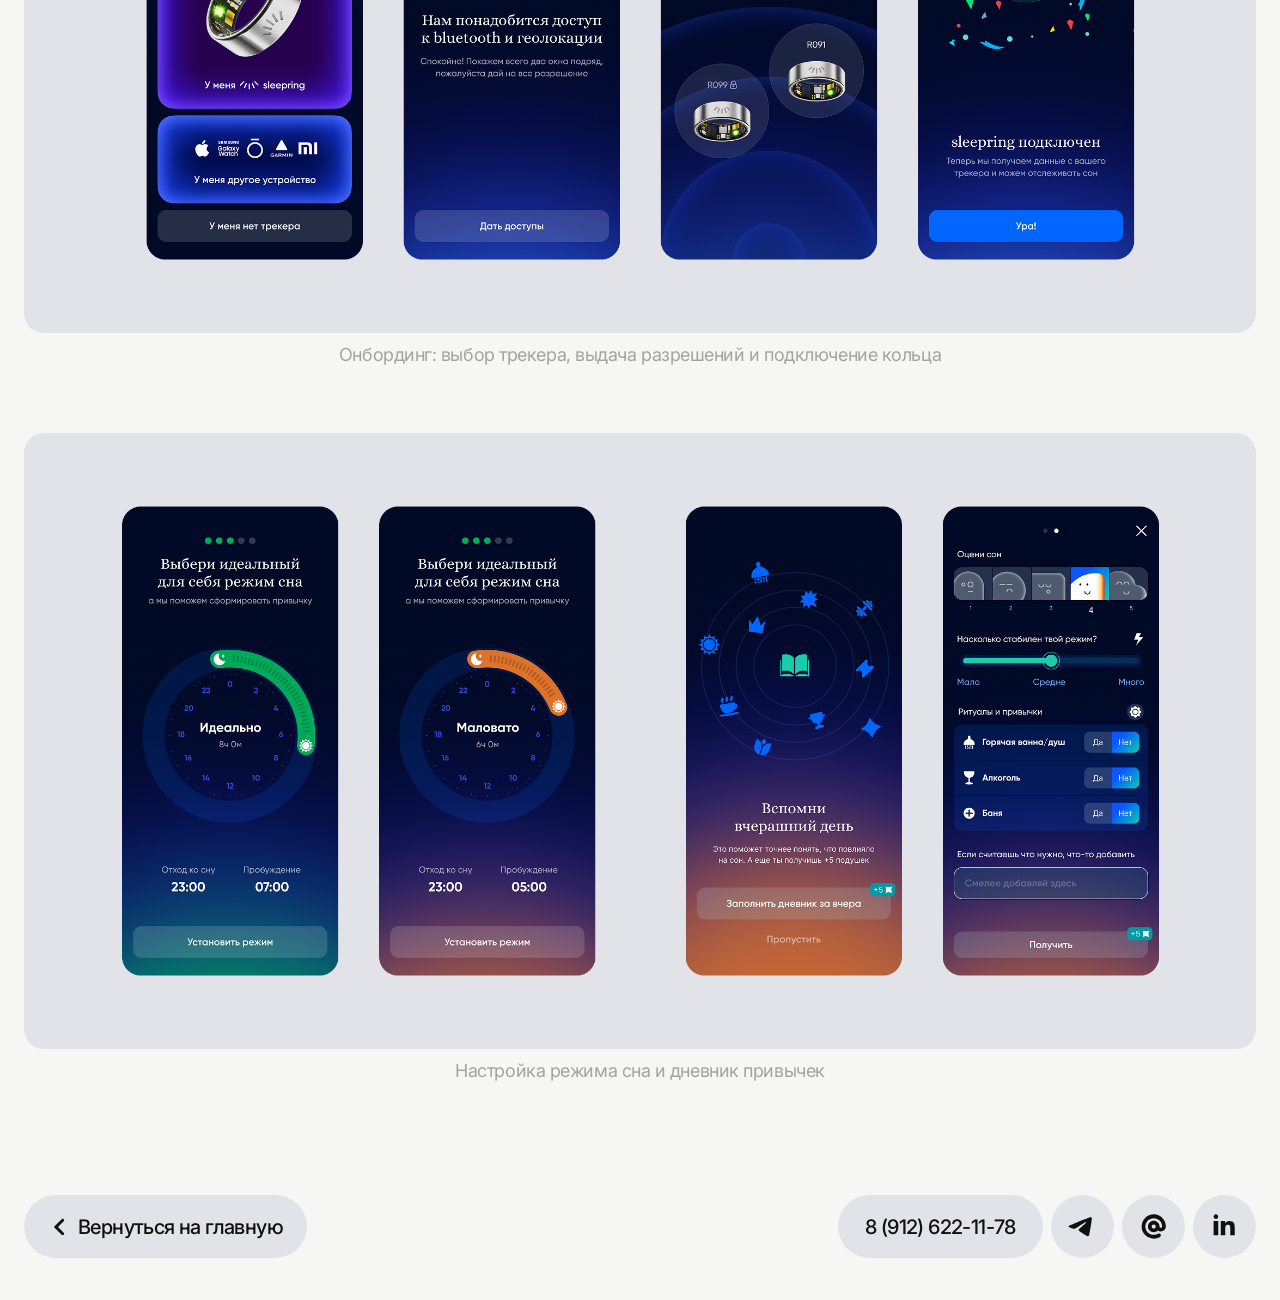
<file: sleeptery/index.html>
<!doctype html>
<html lang="ru">
<head>
  <meta charset="utf-8">
  <meta name="viewport" content="width=device-width, initial-scale=1">
  <meta name="theme-color" content="#f6f7f5">
  <meta name="description" content="Sleeptery — кейс Алексея Лисина">
  <meta property="og:title" content="Sleeptery — Алексей Лисин">
  <meta property="og:description" content="Продуктовый дизайн приложения для отслеживания сна и умного кольца.">
  <meta property="og:image" content="../assets/images/sleeptery/1.png">
  <link rel="icon" type="image/png" href="../assets/images/favicon.png">
  <link rel="stylesheet" href="../case.css">
  <title>Sleeptery — Алексей Лисин</title>
</head>
<body>
  <main class="case-page">
    <header class="case-header">
      <div class="case-header-main">
        <a class="case-contact case-back-link" href="../index.html?restore-scroll=1" aria-label="Вернуться на главную"><img src="../assets/icons/link.svg" alt=""></a>
        <div class="case-header-copy">
          <h1 class="case-title">sleeptery</h1>
          <p class="case-subtitle">Мобильное приложение для отслеживания сна и умного кольца</p>
        </div>
      </div>
    </header>

    <section class="case-facts" aria-label="О проекте">
      <div class="case-row">
        <p class="case-label">Роль</p>
        <p class="case-value">Продуктовый дизайнер</p>
      </div>

      <div class="case-row">
        <p class="case-label">Что за продукт</p>
        <div class="case-value">
          <p>Sleeptery — приложение, которое помогает отслеживать сон с помощью умного кольца или другого трекера, формировать режим и замечать привычки, влияющие на восстановление.</p>
        </div>
      </div>

      <div class="case-row">
        <p class="case-label">Задача</p>
        <div class="case-value">
          <p>Клиент пришёл с идеей продукта и первыми набросками в Miro — без готового интерфейса и чёткого понимания, как приложение должно работать. Нужно было превратить эту идею в понятный пользовательский путь: от первого запуска и подключения трекера до настройки режима и регулярного анализа сна.</p>
        </div>
      </div>

      <div class="case-row">
        <p class="case-label">Что я делал</p>
        <div class="case-value">
          <p>Начал проект с вайрфреймов: вместе с клиентом проверяли гипотезы, раскладывали логику и расположение элементов, не отвлекаясь на визуальный стиль. За несколько итераций сформировали структуру приложения и ключевые сценарии.</p>
          <p>Затем спроектировал и задизайнил мобильное приложение с нуля: онбординг, подключение умного кольца и сторонних трекеров, настройку режима сна, дневник привычек и оценку сна. Брендбук — логотип и базовые цвета — был создан другим дизайнером; я адаптировал его для цифрового продукта и развил в полноценную интерфейсную систему.</p>
          <p>Помимо приложения, делал сопутствующие носители: сайты, материалы для социальных сетей и полиграфии, визуальные коммуникации, дизайн первой упаковки для кольца и рекламные анимированные экраны для города.</p>
        </div>
      </div>

      <div class="case-row">
        <p class="case-label">Результат</p>
        <p class="case-value">Из первоначальной идеи и схем в Miro получился целостный продукт: понятный путь подключения трекера, персональная настройка режима и инструменты, которые помогают связывать качество сна с повседневными привычками.</p>
      </div>
    </section>

    <figure class="case-media">
      <img src="../assets/images/sleeptery/1.png" width="2262" height="1131" alt="Онбординг и подключение умного кольца в приложении Sleeptery">
      <figcaption>Онбординг: выбор трекера, выдача разрешений и подключение кольца</figcaption>
    </figure>

    <figure class="case-media">
      <img src="../assets/images/sleeptery/2.png" width="2262" height="1131" alt="Настройка режима сна и дневник привычек в приложении Sleeptery">
      <figcaption>Настройка режима сна и дневник привычек</figcaption>
    </figure>

    <footer class="case-footer">
      <a class="case-contact case-home-link" href="../index.html?restore-scroll=1"><img src="../assets/icons/link.svg" alt="">Вернуться на главную</a>
      <nav class="case-contacts" aria-label="Контакты">
        <a class="case-contact case-phone" href="tel:+79126221178">8 (912) 622-11-78</a>
        <a class="case-contact case-telegram" href="http://t.me/lisin_n" target="_blank" rel="noopener noreferrer" aria-label="Telegram"><img src="../assets/icons/tg.svg" alt=""></a>
        <button class="case-contact email-copy" type="button" data-email="lisinalexey@yandex.ru" aria-label="Скопировать почту"><span class="email-mark email-mark--default"><img src="../assets/icons/email.svg" alt=""></span><span class="email-mark email-mark--copy" aria-hidden="true"><img src="../assets/icons/copy.svg" alt=""></span><span class="email-mark email-mark--check" aria-hidden="true"><img src="../assets/icons/check.svg" alt=""></span></button>
        <a class="case-contact case-linkedin" href="https://www.linkedin.com/in/alexlsn" target="_blank" rel="noopener noreferrer" aria-label="LinkedIn"><img src="../assets/icons/in.svg" alt=""></a>
      </nav>
    </footer>
  </main>
  <div class="copy-toast" role="status" aria-live="polite">Почта скопирована</div>
  <script>
    const copyToast = document.querySelector('.copy-toast');
    document.querySelectorAll('.email-copy').forEach(button => {
      button.addEventListener('click', async () => {
        const email = button.dataset.email;
        try { await navigator.clipboard.writeText(email); }
        catch { const field = Object.assign(document.createElement('textarea'), { value: email }); document.body.append(field); field.select(); document.execCommand('copy'); field.remove(); }
        button.classList.add('copied');
        copyToast.classList.add('visible');
        setTimeout(() => button.classList.remove('copied'), 1400);
        setTimeout(() => copyToast.classList.remove('visible'), 1800);
      });
    });
  </script>
</body>
</html>
</file>
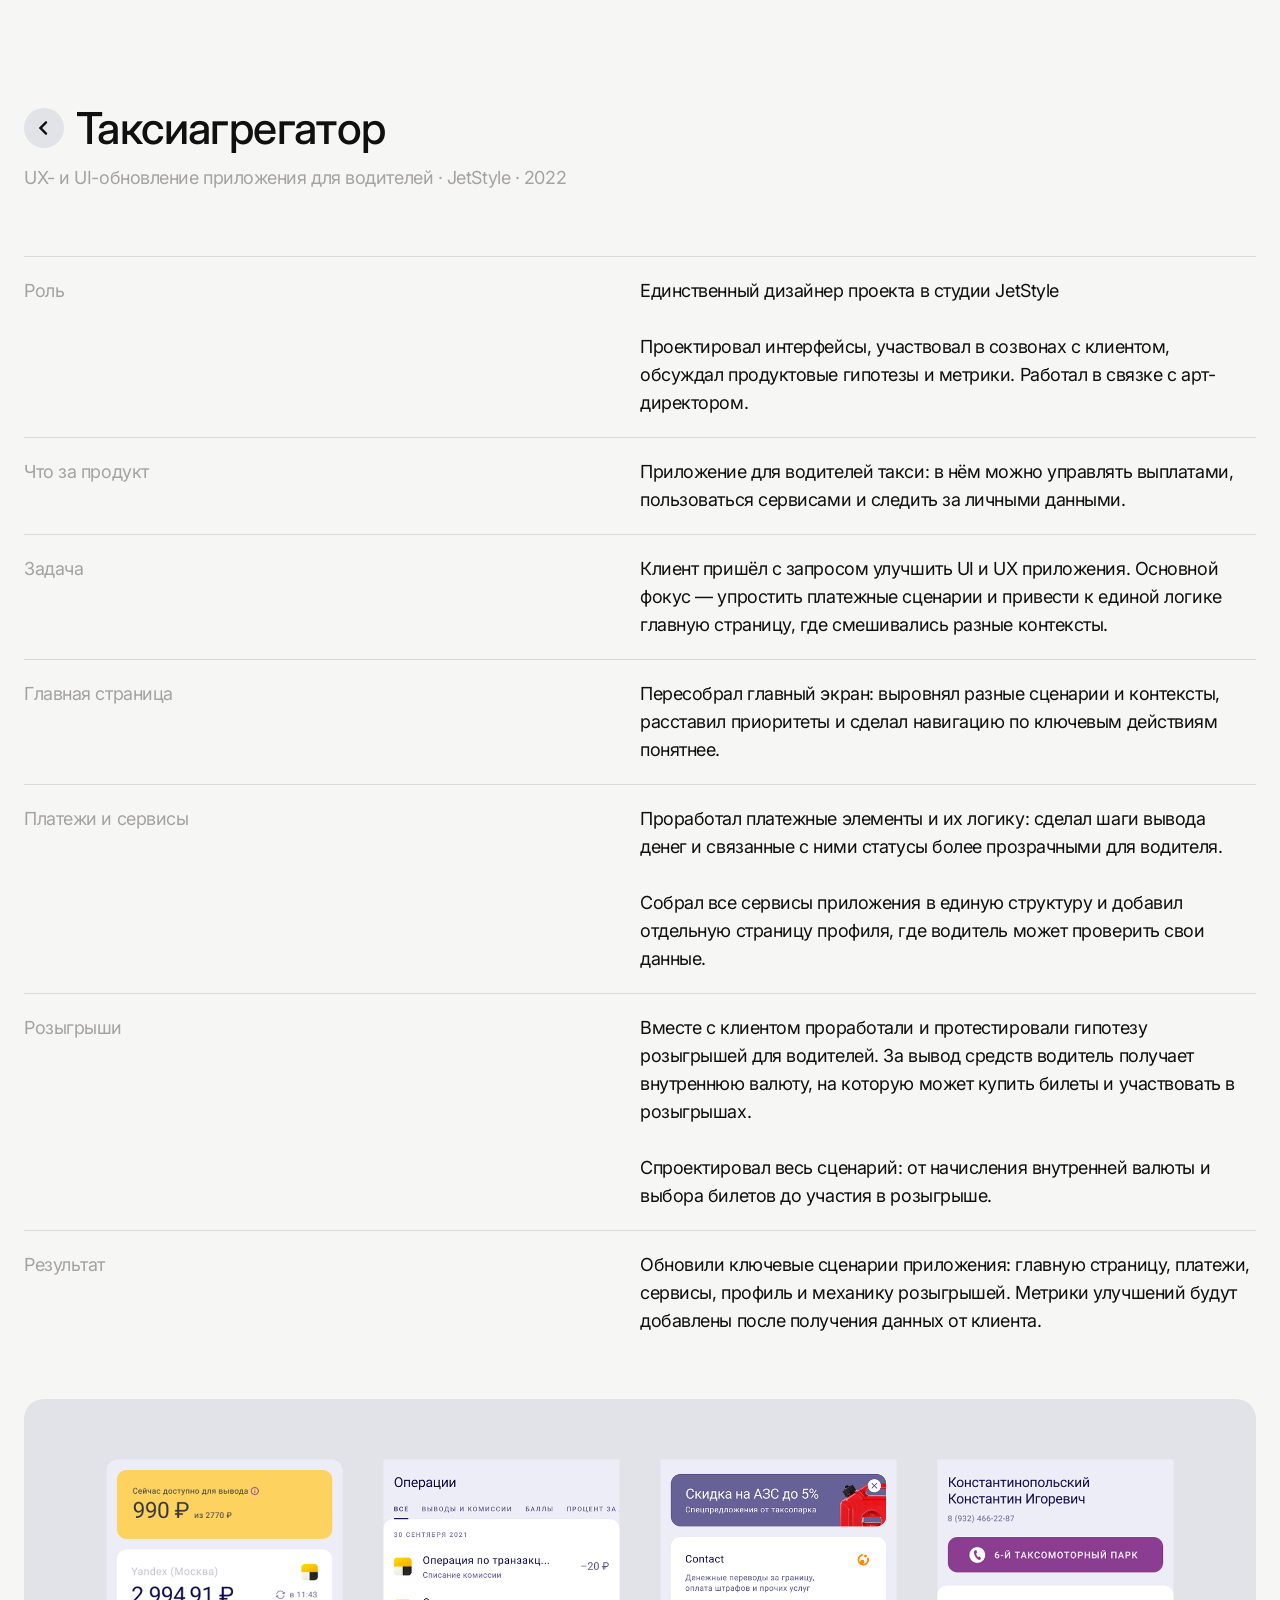
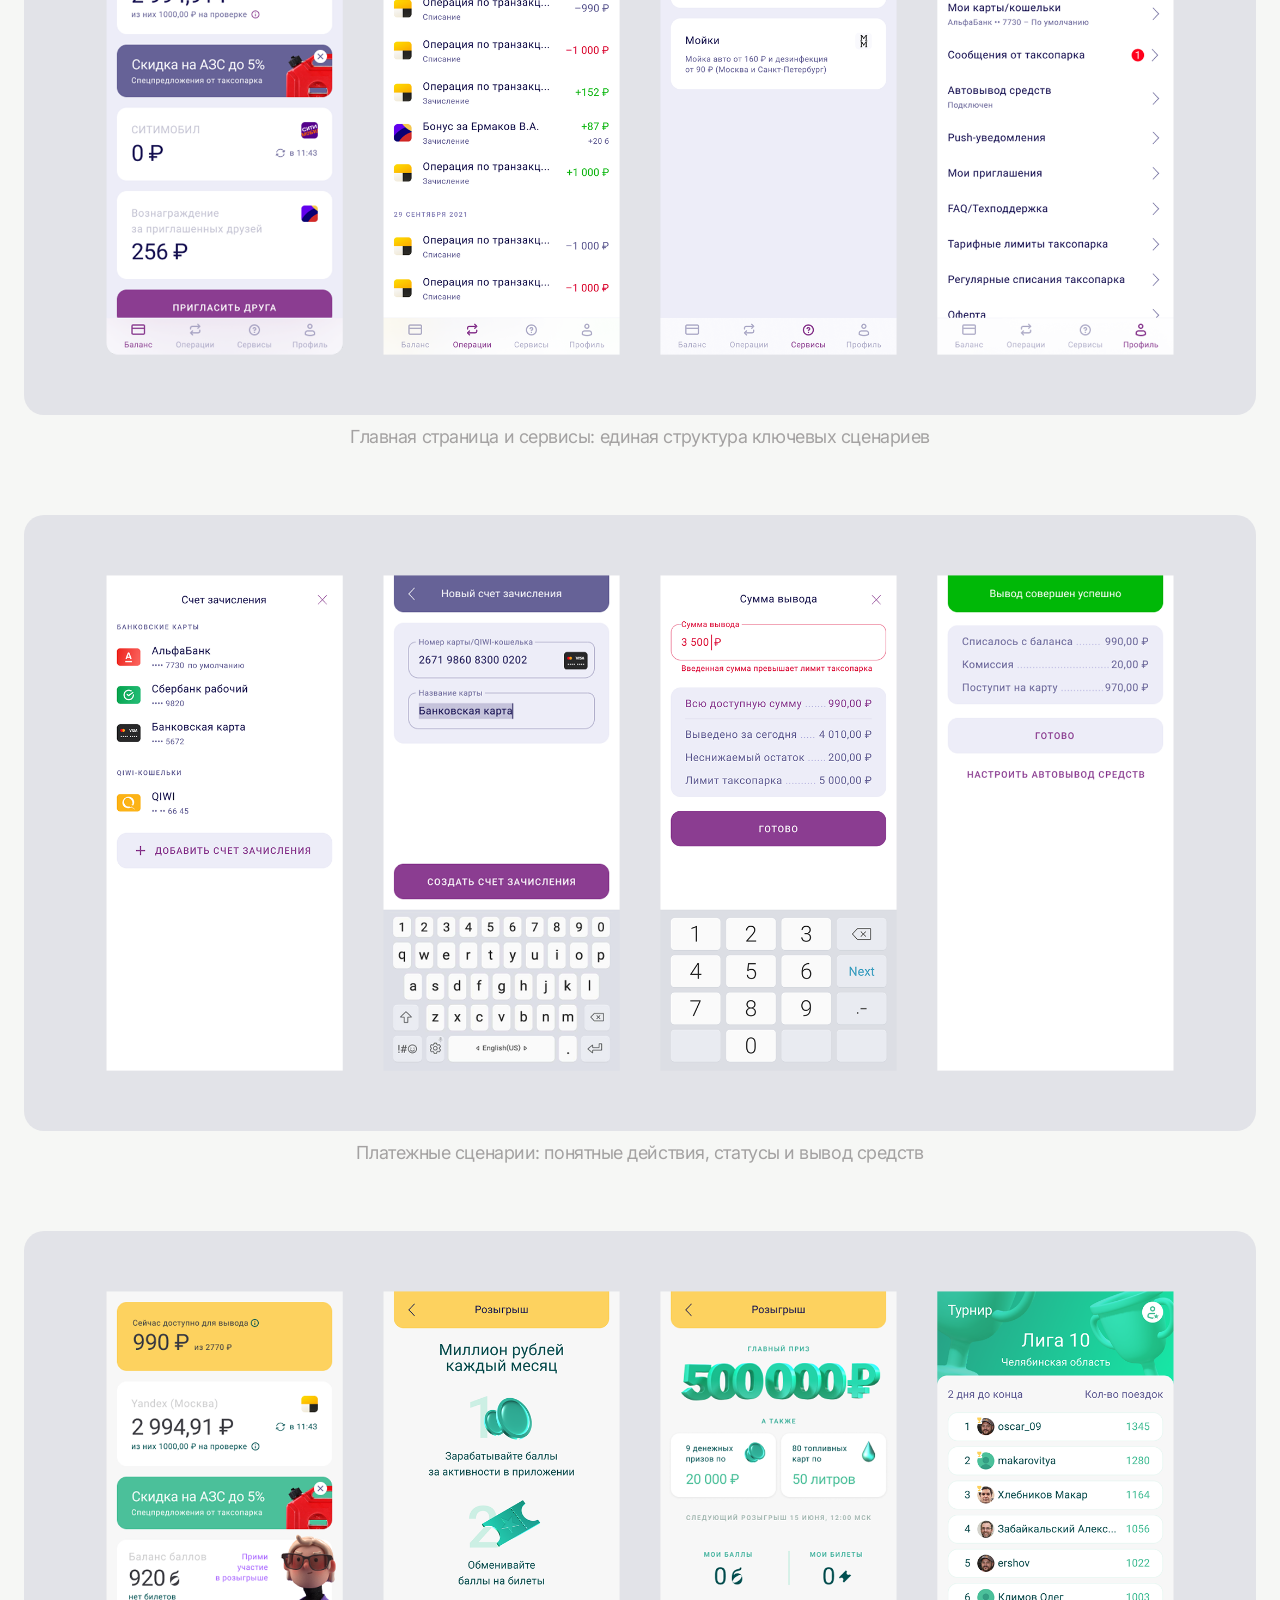
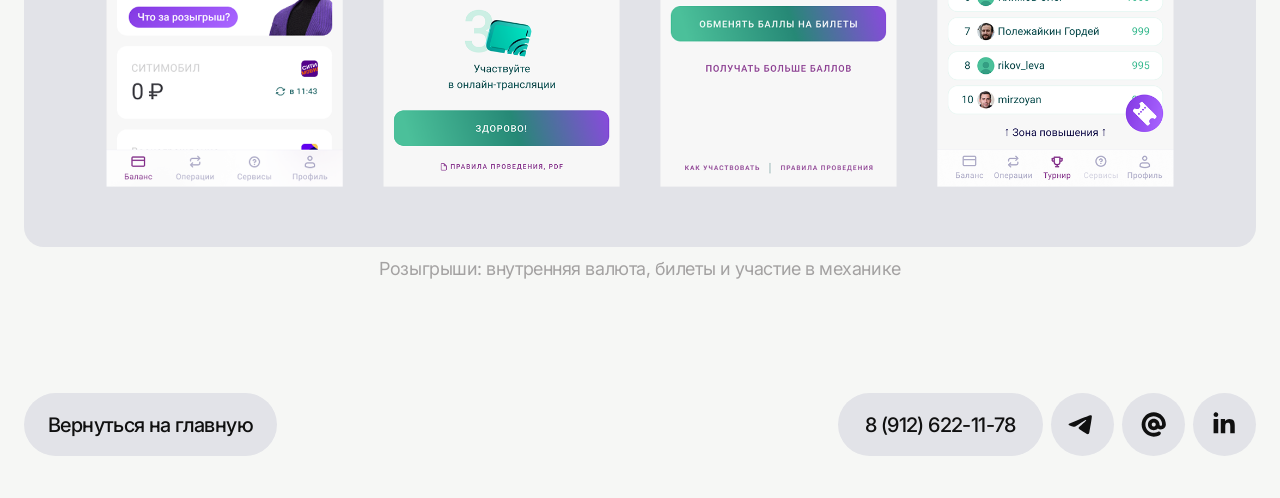
<file: taxiaggregator/index.html>
<!doctype html>
<html lang="ru">
<head>
  <meta charset="utf-8">
  <meta name="viewport" content="width=device-width, initial-scale=1">
  <meta name="theme-color" content="#f6f7f5">
  <meta name="description" content="Таксиагрегатор — кейс Алексея Лисина">
  <meta property="og:title" content="Таксиагрегатор — Алексей Лисин">
  <meta property="og:description" content="Обновление UX приложения для водителей такси.">
  <meta property="og:image" content="../assets/images/taxiaggregator/1.png">
  <link rel="icon" type="image/png" href="../assets/images/favicon.png">
  <link rel="stylesheet" href="../case.css">
  <title>Таксиагрегатор — Алексей Лисин</title>
</head>
<body>
  <main class="case-page">
    <header class="case-header case-header--with-link">
      <div class="case-header-main">
        <a class="case-contact case-back-link" href="../index.html?restore-scroll=1" aria-label="Вернуться на главную"><img src="../assets/icons/link.svg" alt=""></a>
        <div class="case-header-copy">
          <h1 class="case-title">Таксиагрегатор</h1>
          <p class="case-subtitle">UX- и UI-обновление приложения для водителей · JetStyle · 2022</p>
        </div>
      </div>
    </header>

    <section class="case-facts" aria-label="О проекте">
      <div class="case-row">
        <p class="case-label">Роль</p>
        <div class="case-value">
          <p>Единственный дизайнер проекта в студии JetStyle</p>
          <p>Проектировал интерфейсы, участвовал в созвонах с клиентом, обсуждал продуктовые гипотезы и метрики. Работал в связке с арт-директором.</p>
        </div>
      </div>

      <div class="case-row">
        <p class="case-label">Что за продукт</p>
        <p class="case-value">Приложение для водителей такси: в нём можно управлять выплатами, пользоваться сервисами и следить за личными данными.</p>
      </div>

      <div class="case-row">
        <p class="case-label">Задача</p>
        <p class="case-value">Клиент пришёл с запросом улучшить UI и UX приложения. Основной фокус — упростить платежные сценарии и привести к единой логике главную страницу, где смешивались разные контексты.</p>
      </div>

      <div class="case-row">
        <p class="case-label">Главная страница</p>
        <p class="case-value">Пересобрал главный экран: выровнял разные сценарии и контексты, расставил приоритеты и сделал навигацию по ключевым действиям понятнее.</p>
      </div>

      <div class="case-row">
        <p class="case-label">Платежи и сервисы</p>
        <div class="case-value">
          <p>Проработал платежные элементы и их логику: сделал шаги вывода денег и связанные с ними статусы более прозрачными для водителя.</p>
          <p>Собрал все сервисы приложения в единую структуру и добавил отдельную страницу профиля, где водитель может проверить свои данные.</p>
        </div>
      </div>

      <div class="case-row">
        <p class="case-label">Розыгрыши</p>
        <div class="case-value">
          <p>Вместе с клиентом проработали и протестировали гипотезу розыгрышей для водителей. За вывод средств водитель получает внутреннюю валюту, на которую может купить билеты и участвовать в розыгрышах.</p>
          <p>Спроектировал весь сценарий: от начисления внутренней валюты и выбора билетов до участия в розыгрыше.</p>
        </div>
      </div>

      <div class="case-row">
        <p class="case-label">Результат</p>
        <p class="case-value">Обновили ключевые сценарии приложения: главную страницу, платежи, сервисы, профиль и механику розыгрышей. Метрики улучшений будут добавлены после получения данных от клиента.</p>
      </div>
    </section>

    <figure class="case-media">
      <img src="../assets/images/taxiaggregator/1.png" width="2262" height="1131" alt="Обновлённые экраны главной страницы и сервисов приложения для водителей">
      <figcaption>Главная страница и сервисы: единая структура ключевых сценариев</figcaption>
    </figure>

    <figure class="case-media">
      <img src="../assets/images/taxiaggregator/2.png" width="2262" height="1131" alt="Экран платежного сценария в приложении для водителей">
      <figcaption>Платежные сценарии: понятные действия, статусы и вывод средств</figcaption>
    </figure>

    <figure class="case-media">
      <img src="../assets/images/taxiaggregator/3.png" width="2262" height="1131" alt="Механика розыгрышей для водителей в приложении">
      <figcaption>Розыгрыши: внутренняя валюта, билеты и участие в механике</figcaption>
    </figure>

    <footer class="case-footer">
      <a class="case-contact case-home-link" href="../index.html?restore-scroll=1">Вернуться на главную</a>
      <nav class="case-contacts" aria-label="Контакты">
        <a class="case-contact case-phone" href="tel:+79126221178">8 (912) 622-11-78</a>
        <a class="case-contact case-telegram" href="http://t.me/lisin_n" target="_blank" rel="noopener noreferrer" aria-label="Telegram"><img src="../assets/icons/tg.svg" alt=""></a>
        <button class="case-contact email-copy" type="button" data-email="lisinalexey@yandex.ru" aria-label="Скопировать почту"><span class="email-mark email-mark--default"><img src="../assets/icons/email.svg" alt=""></span><span class="email-mark email-mark--copy" aria-hidden="true"><img src="../assets/icons/copy.svg" alt=""></span><span class="email-mark email-mark--check" aria-hidden="true"><img src="../assets/icons/check.svg" alt=""></span></button>
        <a class="case-contact case-linkedin" href="https://www.linkedin.com/in/alexlsn" target="_blank" rel="noopener noreferrer" aria-label="LinkedIn"><img src="../assets/icons/in.svg" alt=""></a>
      </nav>
    </footer>
  </main>
  <div class="copy-toast" role="status" aria-live="polite">Почта скопирована</div>
  <script>
    const copyToast = document.querySelector('.copy-toast');
    document.querySelectorAll('.email-copy').forEach(button => {
      button.addEventListener('click', async () => {
        const email = button.dataset.email;
        try { await navigator.clipboard.writeText(email); }
        catch { const field = Object.assign(document.createElement('textarea'), { value: email }); document.body.append(field); field.select(); document.execCommand('copy'); field.remove(); }
        button.classList.add('copied');
        copyToast.classList.add('visible');
        setTimeout(() => button.classList.remove('copied'), 1400);
        setTimeout(() => copyToast.classList.remove('visible'), 1800);
      });
    });
  </script>
</body>
</html>
</file>
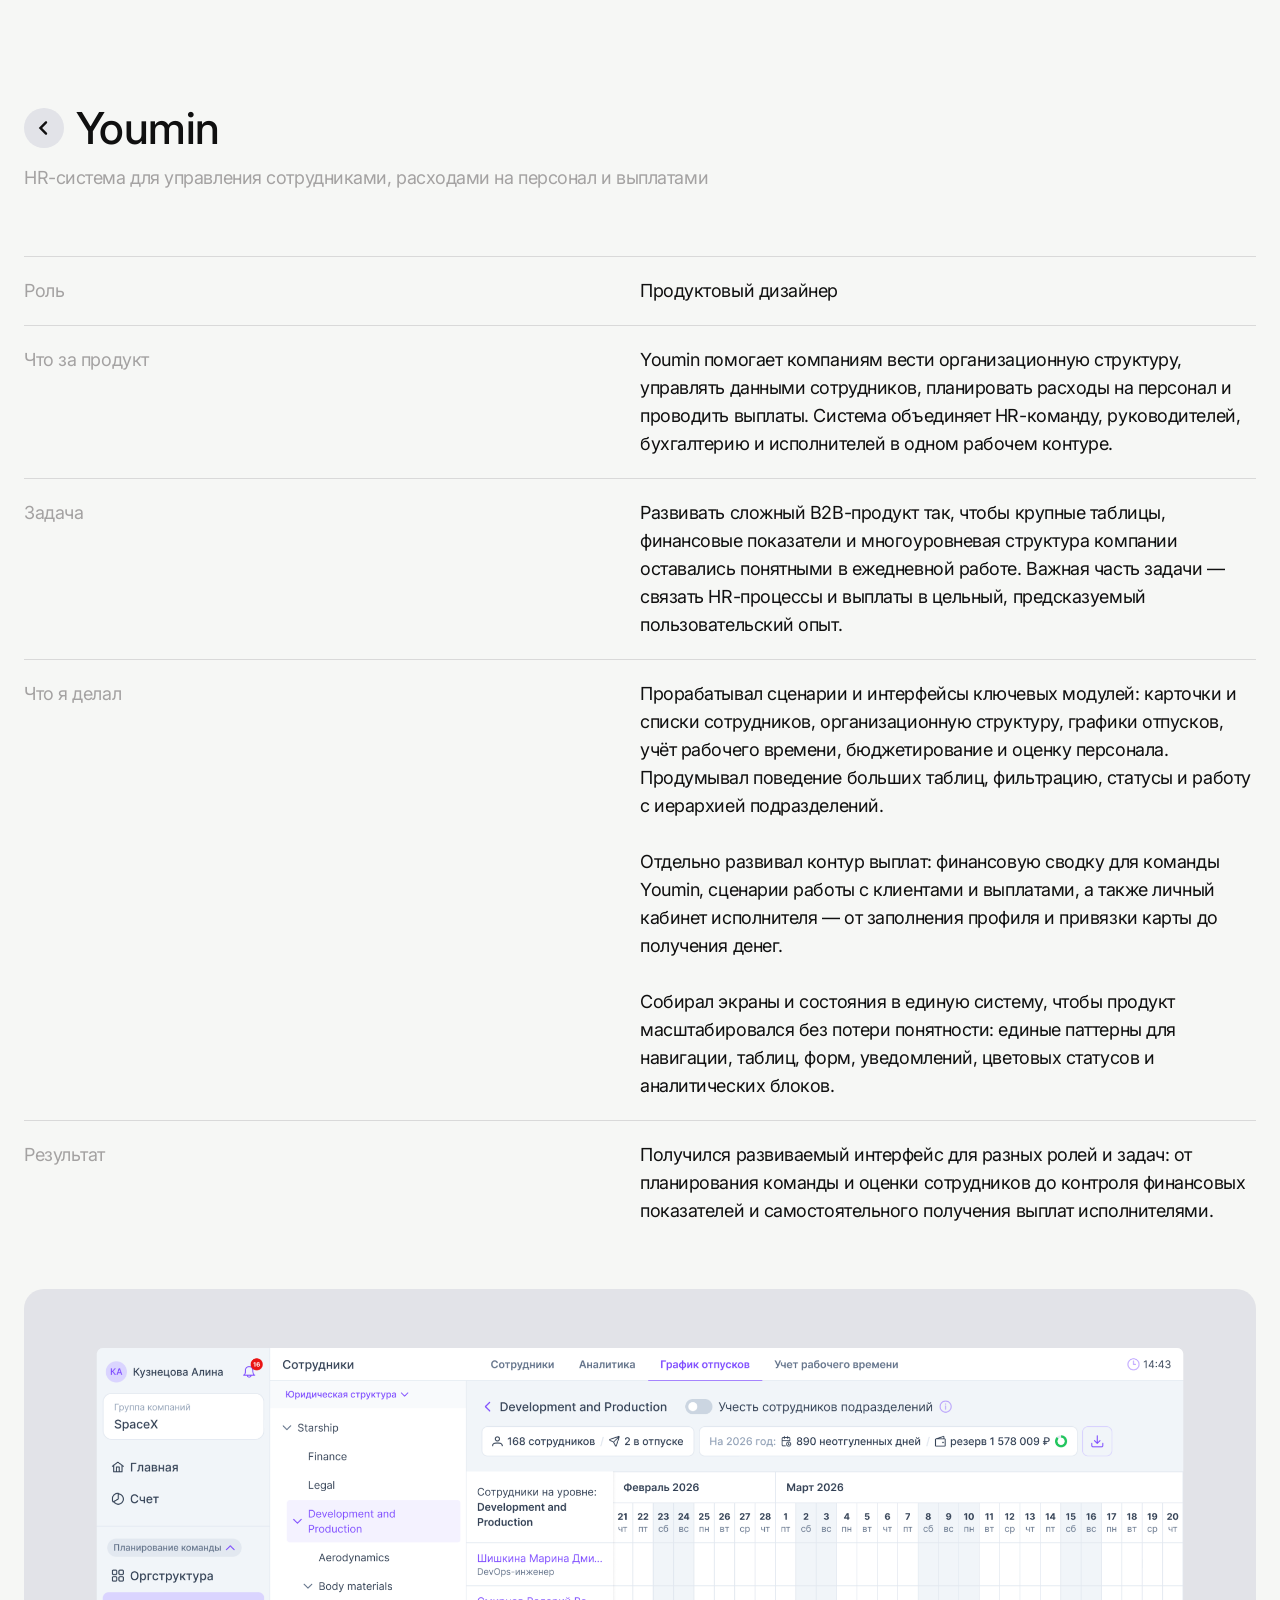
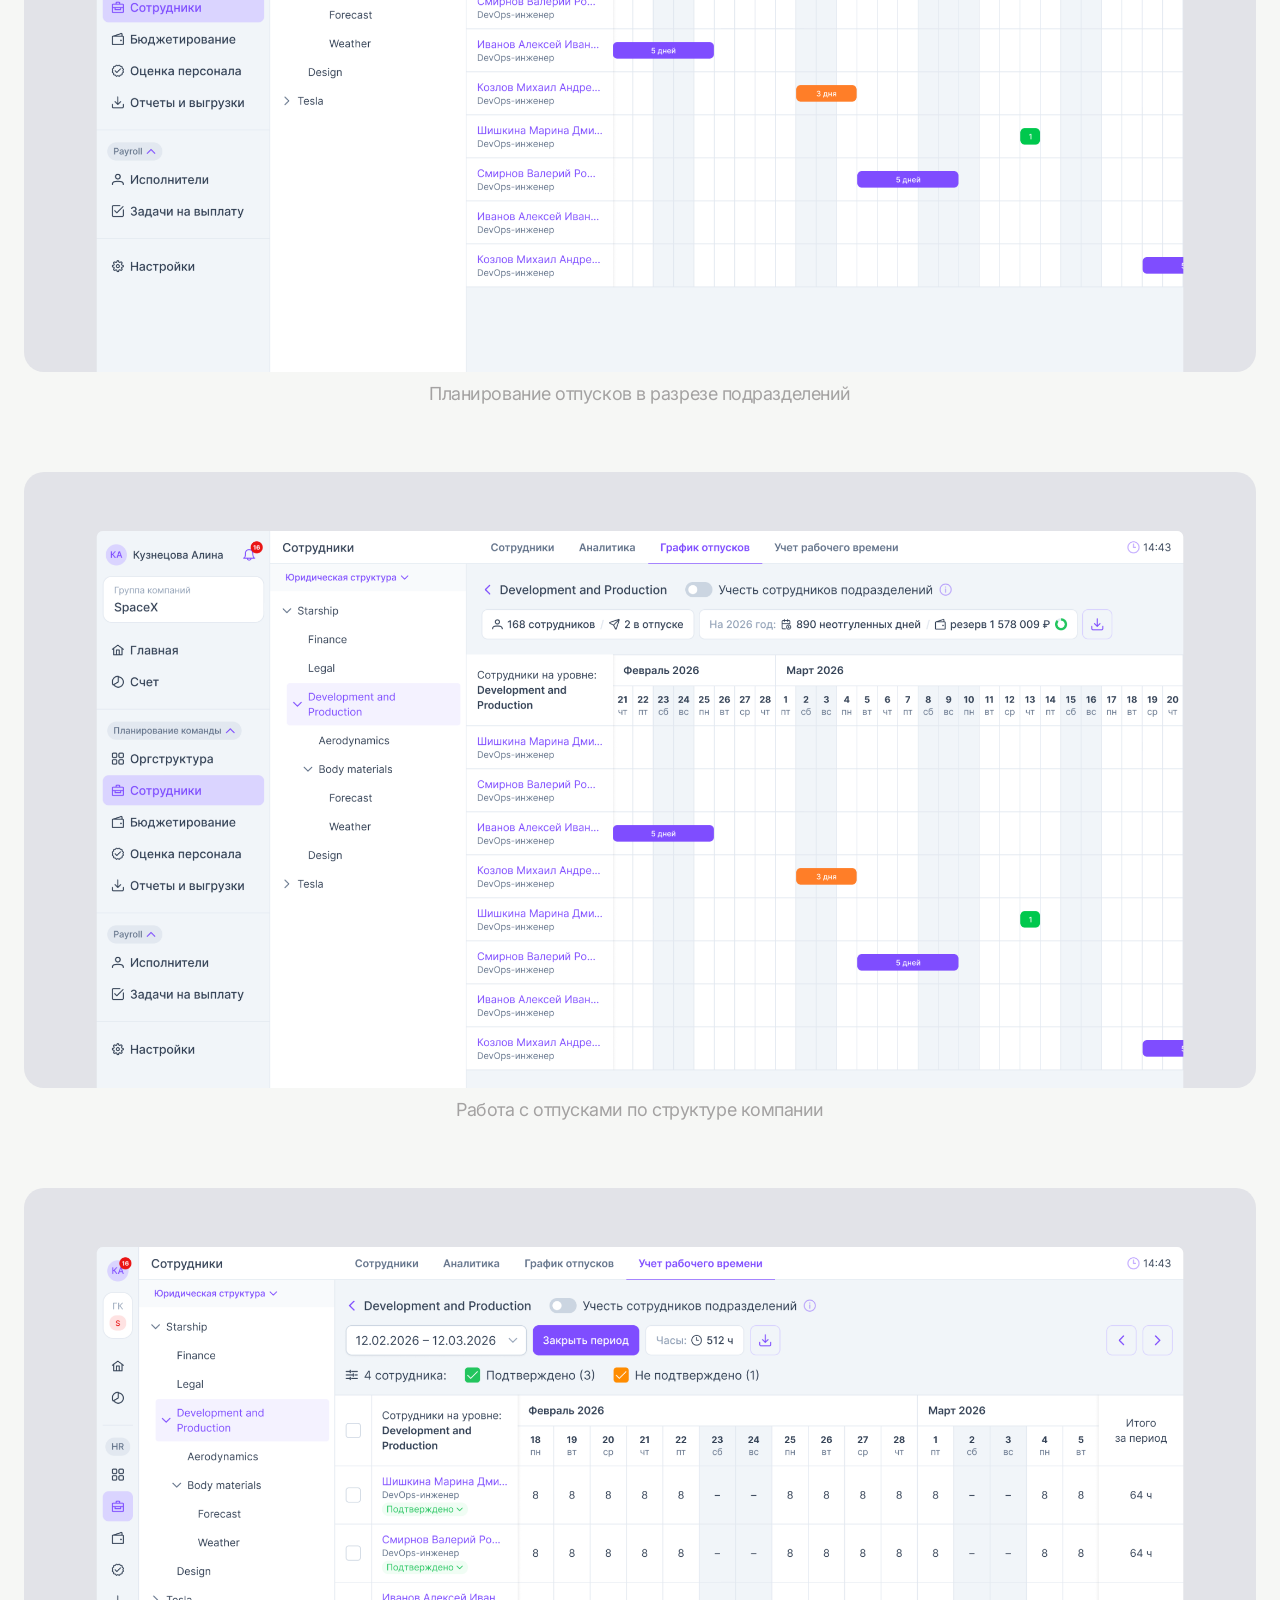
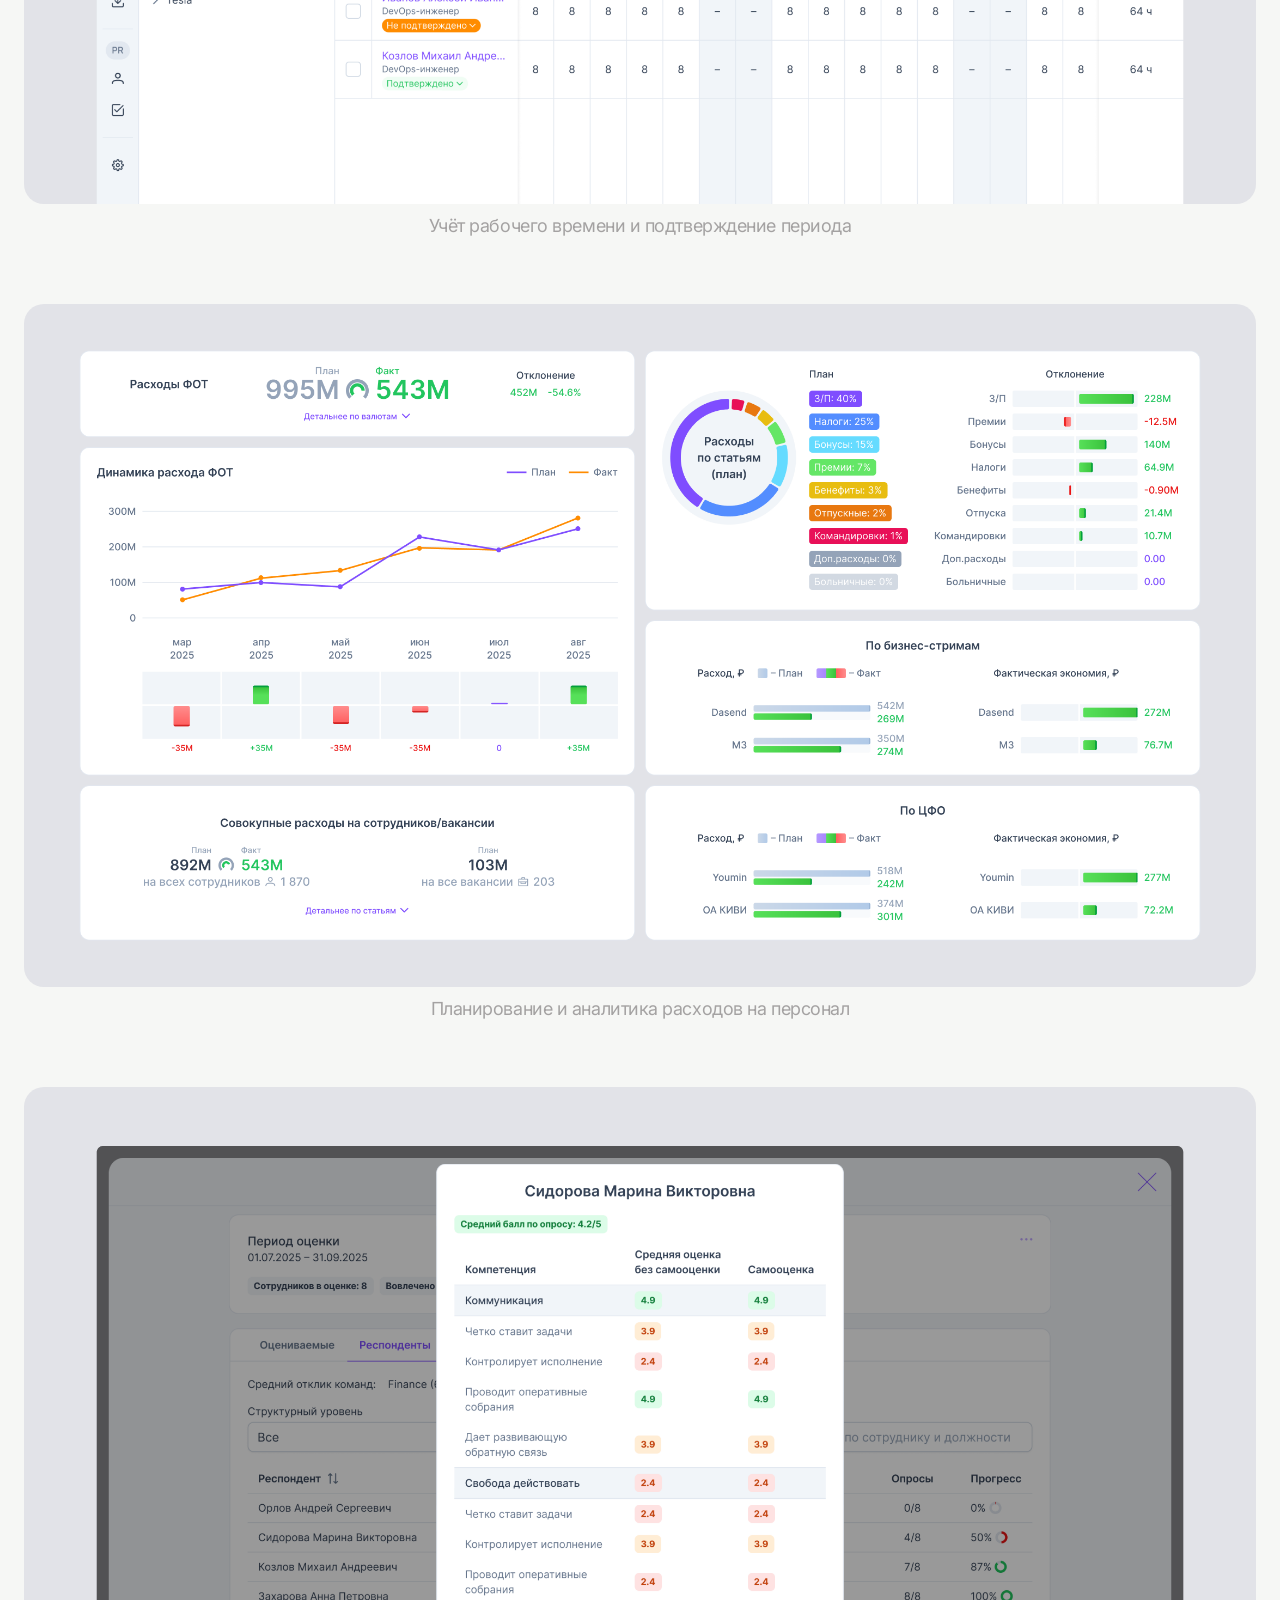
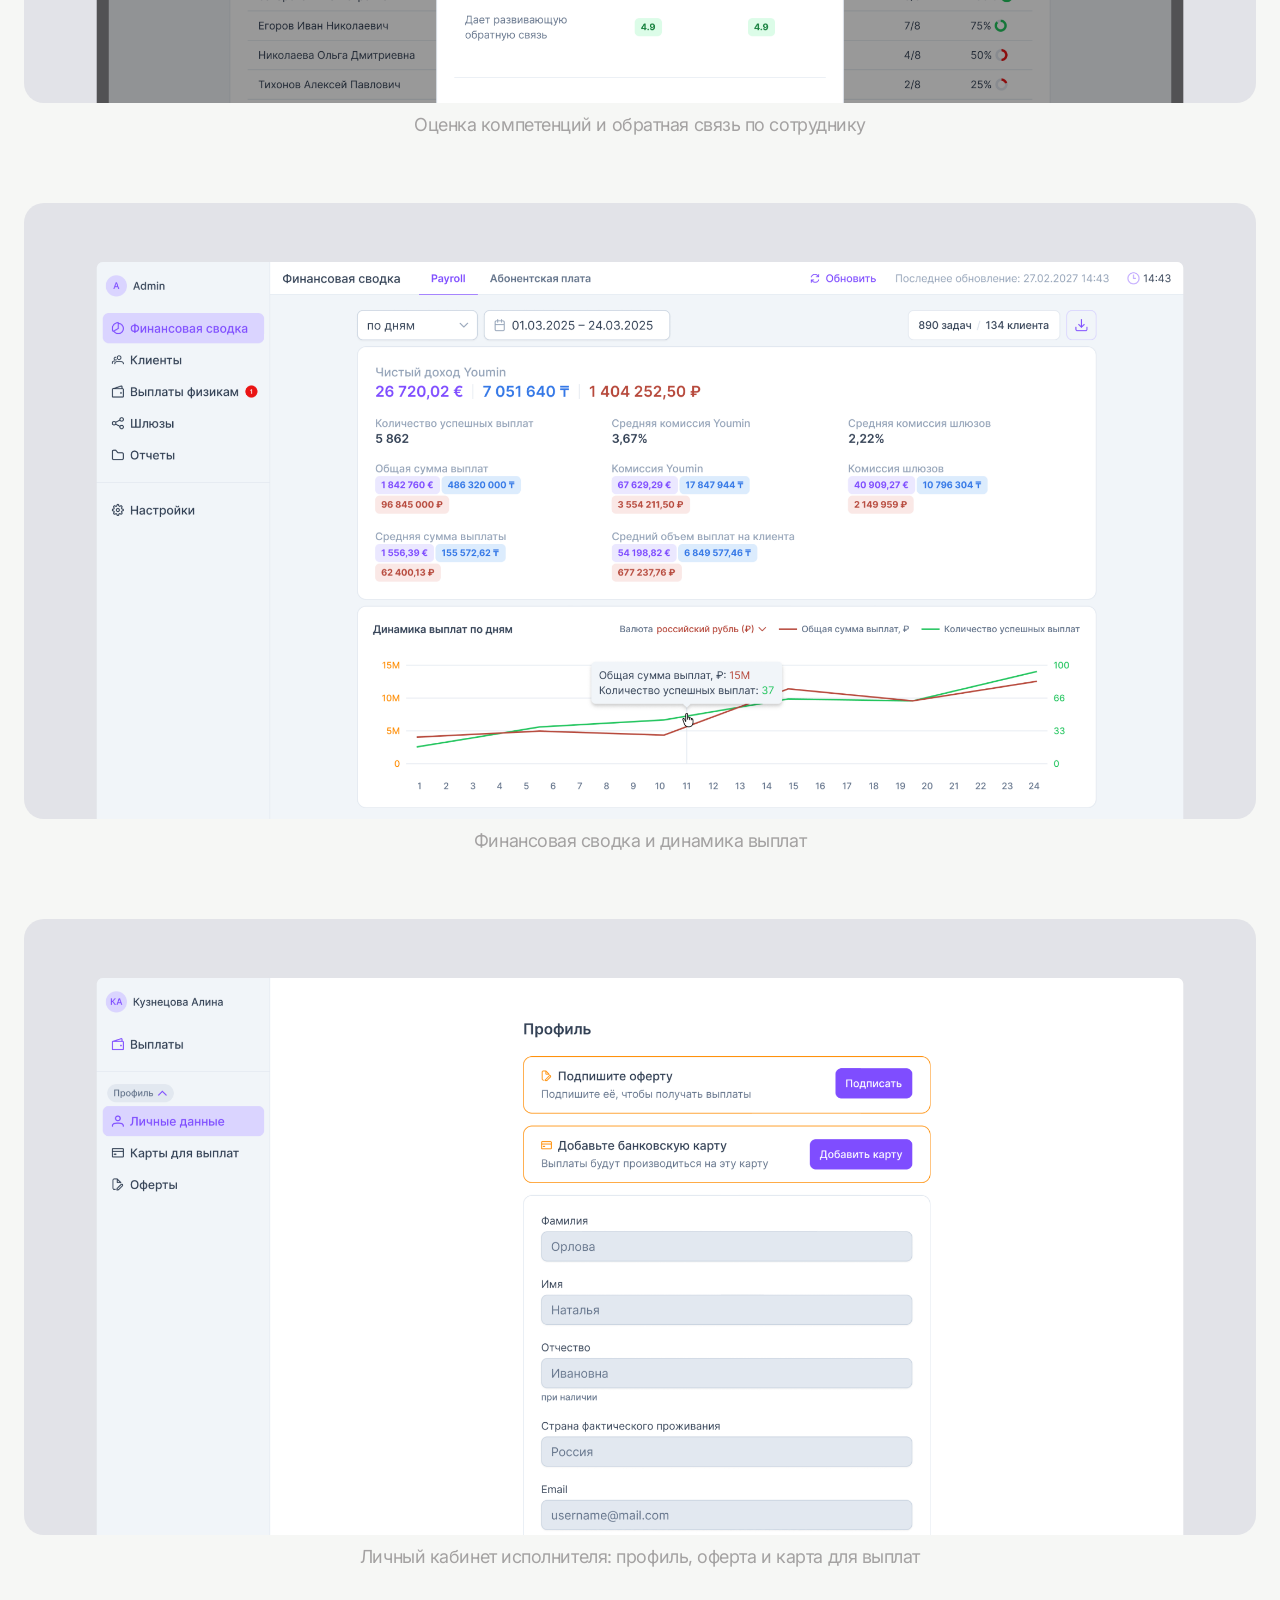
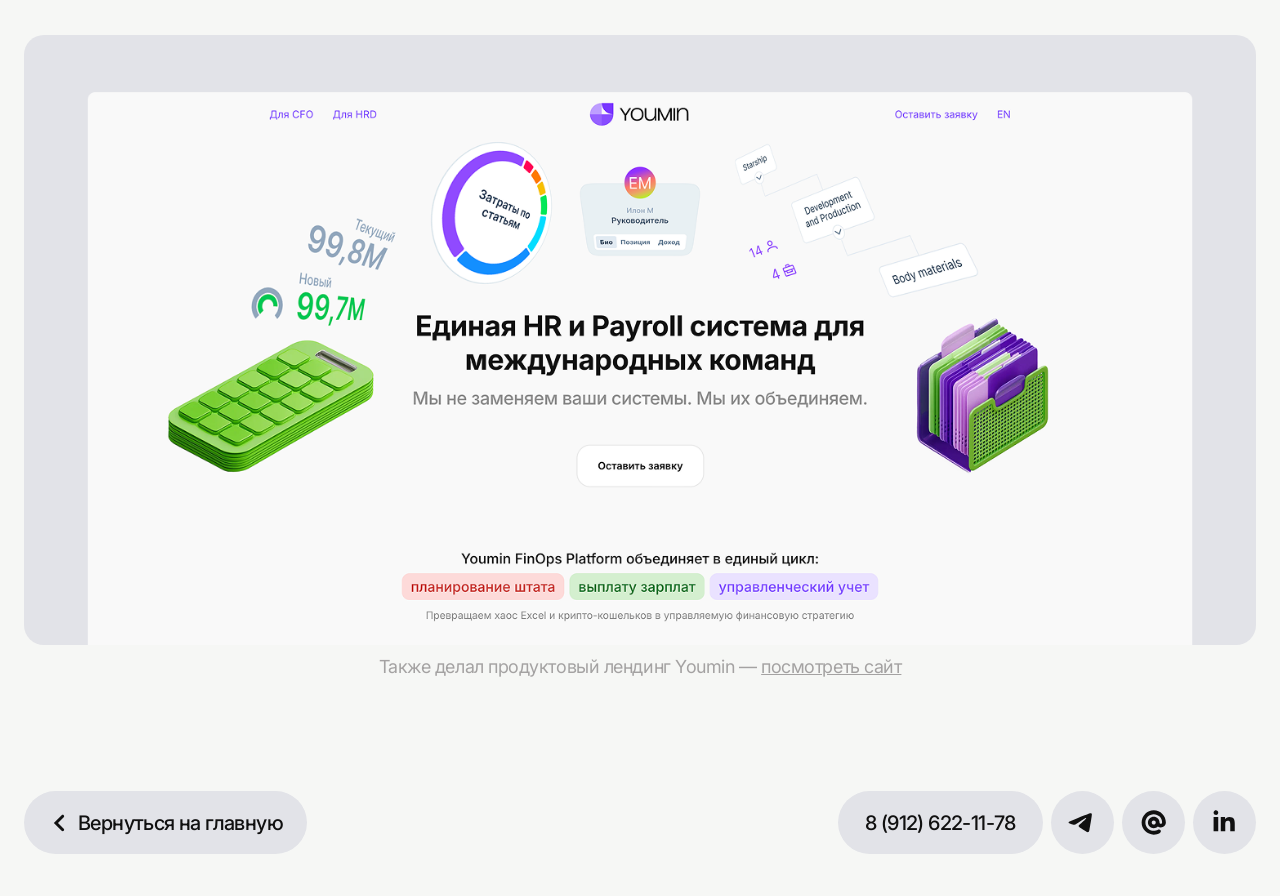
<file: youmin/index.html>
<!doctype html>
<html lang="ru">
<head>
  <meta charset="utf-8">
  <meta name="viewport" content="width=device-width, initial-scale=1">
  <meta name="theme-color" content="#f6f7f5">
  <meta name="description" content="Youmin — кейс Алексея Лисина">
  <meta property="og:title" content="Youmin — Алексей Лисин">
  <meta property="og:description" content="Развитие HR-системы для управления сотрудниками, ФОТ и выплатами.">
  <meta property="og:image" content="../assets/images/youmin/1.png">
  <link rel="icon" href="../assets/icons/favicon-placeholder.svg">
  <link rel="stylesheet" href="../case.css">
  <title>Youmin — Алексей Лисин</title>
</head>
<body>
  <main class="case-page">
    <header class="case-header">
      <div class="case-header-main">
        <a class="case-contact case-back-link" href="../index.html?restore-scroll=1" aria-label="Вернуться на главную"><img src="../assets/icons/link.svg" alt=""></a>
        <div class="case-header-copy">
          <h1 class="case-title">Youmin</h1>
          <p class="case-subtitle">HR-система для управления сотрудниками, расходами на персонал и выплатами</p>
        </div>
      </div>
    </header>

    <section class="case-facts" aria-label="О проекте">
      <div class="case-row">
        <p class="case-label">Роль</p>
        <p class="case-value">Продуктовый дизайнер</p>
      </div>

      <div class="case-row">
        <p class="case-label">Что за продукт</p>
        <div class="case-value">
          <p>Youmin помогает компаниям вести организационную структуру, управлять данными сотрудников, планировать расходы на персонал и проводить выплаты. Система объединяет HR-команду, руководителей, бухгалтерию и исполнителей в одном рабочем контуре.</p>
        </div>
      </div>

      <div class="case-row">
        <p class="case-label">Задача</p>
        <div class="case-value">
          <p>Развивать сложный B2B-продукт так, чтобы крупные таблицы, финансовые показатели и многоуровневая структура компании оставались понятными в ежедневной работе. Важная часть задачи — связать HR-процессы и выплаты в цельный, предсказуемый пользовательский опыт.</p>
        </div>
      </div>

      <div class="case-row">
        <p class="case-label">Что я делал</p>
        <div class="case-value">
          <p>Прорабатывал сценарии и интерфейсы ключевых модулей: карточки и списки сотрудников, организационную структуру, графики отпусков, учёт рабочего времени, бюджетирование и оценку персонала. Продумывал поведение больших таблиц, фильтрацию, статусы и работу с иерархией подразделений.</p>
          <p>Отдельно развивал контур выплат: финансовую сводку для команды Youmin, сценарии работы с клиентами и выплатами, а также личный кабинет исполнителя — от заполнения профиля и привязки карты до получения денег.</p>
          <p>Собирал экраны и состояния в единую систему, чтобы продукт масштабировался без потери понятности: единые паттерны для навигации, таблиц, форм, уведомлений, цветовых статусов и аналитических блоков.</p>
        </div>
      </div>

      <div class="case-row">
        <p class="case-label">Результат</p>
        <p class="case-value">Получился развиваемый интерфейс для разных ролей и задач: от планирования команды и оценки сотрудников до контроля финансовых показателей и самостоятельного получения выплат исполнителями.</p>
      </div>
    </section>

    <figure class="case-media">
      <img src="../assets/images/youmin/1.png" width="1508" height="836" alt="График отпусков сотрудников в Youmin">
      <figcaption>Планирование отпусков в разрезе подразделений</figcaption>
    </figure>

    <figure class="case-media">
      <img src="../assets/images/youmin/2.png" width="1508" height="754" alt="Работа с графиком отпусков в Youmin">
      <figcaption>Работа с отпусками по структуре компании</figcaption>
    </figure>

    <figure class="case-media">
      <img src="../assets/images/youmin/3.png" width="1508" height="754" alt="Учёт рабочего времени сотрудников в Youmin">
      <figcaption>Учёт рабочего времени и подтверждение периода</figcaption>
    </figure>

    <figure class="case-media">
      <img src="../assets/images/youmin/4.png" width="1508" height="836" alt="Аналитика расходов на фонд оплаты труда в Youmin">
      <figcaption>Планирование и аналитика расходов на персонал</figcaption>
    </figure>

    <figure class="case-media">
      <img src="../assets/images/youmin/5.png" width="1508" height="754" alt="Результаты оценки сотрудника в Youmin">
      <figcaption>Оценка компетенций и обратная связь по сотруднику</figcaption>
    </figure>

    <figure class="case-media">
      <img src="../assets/images/youmin/6.png" width="1508" height="754" alt="Финансовая сводка выплат в Youmin">
      <figcaption>Финансовая сводка и динамика выплат</figcaption>
    </figure>

    <figure class="case-media">
      <img src="../assets/images/youmin/7.png" width="1508" height="754" alt="Личный кабинет исполнителя в Youmin">
      <figcaption>Личный кабинет исполнителя: профиль, оферта и карта для выплат</figcaption>
    </figure>

    <figure class="case-media">
      <img src="../assets/images/youmin/8.png" width="1508" height="747" alt="Продуктовый лендинг Youmin">
      <figcaption>Также делал продуктовый лендинг Youmin — <a href="https://youmin.io/" target="_blank" rel="noopener noreferrer">посмотреть сайт</a></figcaption>
    </figure>

    <footer class="case-footer">
      <a class="case-contact case-home-link" href="../index.html?restore-scroll=1"><img src="../assets/icons/link.svg" alt="">Вернуться на главную</a>
      <nav class="case-contacts" aria-label="Контакты">
        <a class="case-contact case-phone" href="tel:+79126221178">8 (912) 622-11-78</a>
        <a class="case-contact case-telegram" href="http://t.me/lisin_n" target="_blank" rel="noopener noreferrer" aria-label="Telegram"><img src="../assets/icons/tg.svg" alt=""></a>
        <button class="case-contact email-copy" type="button" data-email="lisinalexey@yandex.ru" aria-label="Скопировать почту"><span class="email-mark email-mark--default"><img src="../assets/icons/email.svg" alt=""></span><span class="email-mark email-mark--copy" aria-hidden="true"><img src="../assets/icons/copy.svg" alt=""></span><span class="email-mark email-mark--check" aria-hidden="true"><img src="../assets/icons/check.svg" alt=""></span></button>
        <a class="case-contact case-linkedin" href="https://www.linkedin.com/in/alexlsn" target="_blank" rel="noopener noreferrer" aria-label="LinkedIn"><img src="../assets/icons/in.svg" alt=""></a>
      </nav>
    </footer>
  </main>
  <div class="copy-toast" role="status" aria-live="polite">Почта скопирована</div>
  <script>
    const copyToast = document.querySelector('.copy-toast');
    document.querySelectorAll('.email-copy').forEach(button => {
      button.addEventListener('click', async () => {
        const email = button.dataset.email;
        try { await navigator.clipboard.writeText(email); }
        catch { const field = Object.assign(document.createElement('textarea'), { value: email }); document.body.append(field); field.select(); document.execCommand('copy'); field.remove(); }
        button.classList.add('copied');
        copyToast.classList.add('visible');
        setTimeout(() => button.classList.remove('copied'), 1400);
        setTimeout(() => copyToast.classList.remove('visible'), 1800);
      });
    });
  </script>
</body>
</html>
</file>
<file: case.css>
@import url('https://fonts.googleapis.com/css2?family=Inter:wght@400;500&display=swap');

:root {
  --paper: #f6f7f5;
  --ink: #101010;
  --muted: #a4a2a2;
  --line: #d9d9d9;
  --case-max: 1508px;
}

* { box-sizing: border-box; }

html { scroll-behavior: smooth; }

body {
  margin: 0;
  background: var(--paper);
  color: var(--ink);
  font-family: Inter, Arial, sans-serif;
  font-size: 18px;
  font-weight: 400;
  line-height: 28px;
  letter-spacing: -0.025em;
}

a { color: inherit; }

a:focus-visible {
  outline: 2px solid var(--ink);
  outline-offset: 4px;
}

.case-page {
  width: min(var(--case-max), calc(100% - 48px));
  margin: 0 auto;
  padding: 108px 0 42px;
}

.case-header {
  margin-bottom: 64px;
}

.case-header--with-link {
  display: flex;
  align-items: flex-start;
  justify-content: space-between;
  gap: 32px;
}

.case-header-main {
  display: grid;
  grid-template-columns: 40px minmax(0, 1fr);
  column-gap: 12px;
  row-gap: 16px;
  min-width: 0;
}

.case-header-copy { display: contents; }

.case-title {
  grid-column: 2;
  margin: 0;
  font-size: 44px;
  font-weight: 500;
  line-height: 40px;
  letter-spacing: -0.6px;
}

.case-subtitle {
  grid-column: 1 / -1;
  margin: 0;
  color: var(--muted);
}

.case-facts {
  border-top: 1px solid var(--line);
}

.case-row {
  display: grid;
  grid-template-columns: repeat(2, minmax(0, 1fr));
  min-width: 0;
  padding: 20px 0;
  border-bottom: 1px solid var(--line);
}

.case-row:last-child {
  padding-bottom: 0;
  border-bottom: 0;
}

.case-label,
.case-value {
  min-width: 0;
  margin: 0;
}

.case-label { color: var(--muted); }

.case-value p {
  margin: 0 0 28px;
}

.case-value p:last-child { margin-bottom: 0; }

.case-media {
  margin: 64px 0 0;
}

.case-media img {
  display: block;
  width: 100%;
  height: auto;
  border-radius: 20px;
  background: #e2e3e8;
}

.case-media video {
  display: block;
  width: 100%;
  height: auto;
  border-radius: 20px;
  background: #e2e3e8;
}

.case-media iframe {
  display: block;
  width: 100%;
  height: auto;
  aspect-ratio: 16 / 9;
  border: 0;
  border-radius: 20px;
  background: #e2e3e8;
}

.case-media figcaption {
  margin-top: 8px;
  color: var(--muted);
  text-align: center;
}

.case-footer {
  display: flex;
  align-items: center;
  justify-content: space-between;
  gap: 32px;
  margin-top: 110px;
}

.case-contacts {
  display: flex;
  flex-wrap: nowrap;
  align-items: center;
  gap: 8px;
}

.case-contact {
  display: grid;
  flex: 0 0 auto;
  width: 63px;
  height: 63px;
  place-items: center;
  border-radius: 50%;
  background: #e2e3e8;
  color: var(--ink);
  font-size: 30px;
  font-weight: 500;
  line-height: 1;
  text-decoration: none;
  transition: background-color 180ms ease, transform 180ms ease;
}

.case-contact:hover {
  transform: translateY(-2px);
}

.case-back-link {
  grid-column: 1;
  grid-row: 1;
  align-self: center;
  width: 40px;
  height: 40px;
  min-width: 40px;
}

.case-back-link img {
  display: block;
  position: relative;
  left: -1px;
  width: 18px;
  height: 18px;
  transform: rotate(180deg);
}

.case-home-link,
.case-phone,
.case-site-link {
  width: auto;
  min-width: 205px;
  padding: 0 24px;
  border-radius: 60px;
  font-size: 20px;
  letter-spacing: -0.6px;
  white-space: nowrap;
}

.case-home-link {
  display: flex;
  align-items: center;
  justify-content: center;
  gap: 8px;
}

.case-home-link img {
  display: block;
  width: 22px;
  height: 22px;
  transform: rotate(180deg);
}

.case-site-link {
  display: flex;
  gap: 8px;
  align-items: center;
  justify-content: center;
}

.case-site-link img {
  display: block;
  width: 22px;
  height: 22px;
}

.case-telegram svg {
  width: 24px;
  height: 24px;
}

.case-linkedin {
  padding-right: 2px;
  font-size: 33px;
  font-weight: 600;
  letter-spacing: -2.5px;
}

.email-copy {
  position: relative;
  border: 0;
  cursor: copy;
  font-family: inherit;
}

.email-mark {
  position: absolute;
  inset: 0;
  display: grid;
  place-items: center;
  opacity: 0;
  transition: opacity 160ms ease;
}

.case-contact > img,
.email-mark > img { display: block; }

.email-mark--default { opacity: 1; }

.email-copy:hover .email-mark--default,
.email-copy:focus-visible .email-mark--default,
.email-copy.copied .email-mark--default { opacity: 0; }

.email-copy:hover .email-mark--copy,
.email-copy:focus-visible .email-mark--copy,
.email-copy.copied .email-mark--check { opacity: 1; }

.email-copy.copied .email-mark--copy { opacity: 0; }

.copy-toast {
  position: fixed;
  z-index: 30;
  bottom: 24px;
  left: 50%;
  padding: 10px 14px;
  border-radius: 20px;
  background: var(--ink);
  color: #fff;
  font-size: 14px;
  line-height: 1;
  opacity: 0;
  pointer-events: none;
  transform: translate(-50%, 12px);
  transition: opacity 180ms ease, transform 180ms ease;
}

.copy-toast.visible { opacity: 1; transform: translate(-50%, 0); }

@media (max-width: 760px) {
  .case-page {
    width: calc(100% - 32px);
    padding: 48px 0 32px;
  }

  .case-title {
    font-size: 36px;
    line-height: 40px;
  }

  .case-header { margin-bottom: 40px; }

  .case-header--with-link {
    flex-direction: column;
    gap: 24px;
  }

  .case-header-main { column-gap: 12px; }

  .case-back-link {
    width: 40px;
    height: 40px;
    min-width: 40px;
  }

  .case-back-link img {
    width: 18px;
    height: 18px;
  }

  .case-row {
    grid-template-columns: 1fr;
    gap: 8px;
  }

  .case-media { margin-top: 40px; }

  .case-footer {
    flex-direction: column;
    align-items: flex-start;
    margin-top: 64px;
  }

  .case-home-link { display: none; }

  .case-contacts {
    align-self: center;
    width: auto;
    flex-wrap: nowrap;
  }

}

@media (max-width: 450px) {
  .case-contacts {
    width: 205px;
    flex-wrap: wrap;
    justify-content: center;
  }

  .case-phone { order: 2; }
}

@media (prefers-reduced-motion: reduce) {
  html { scroll-behavior: auto; }
}
</file>
